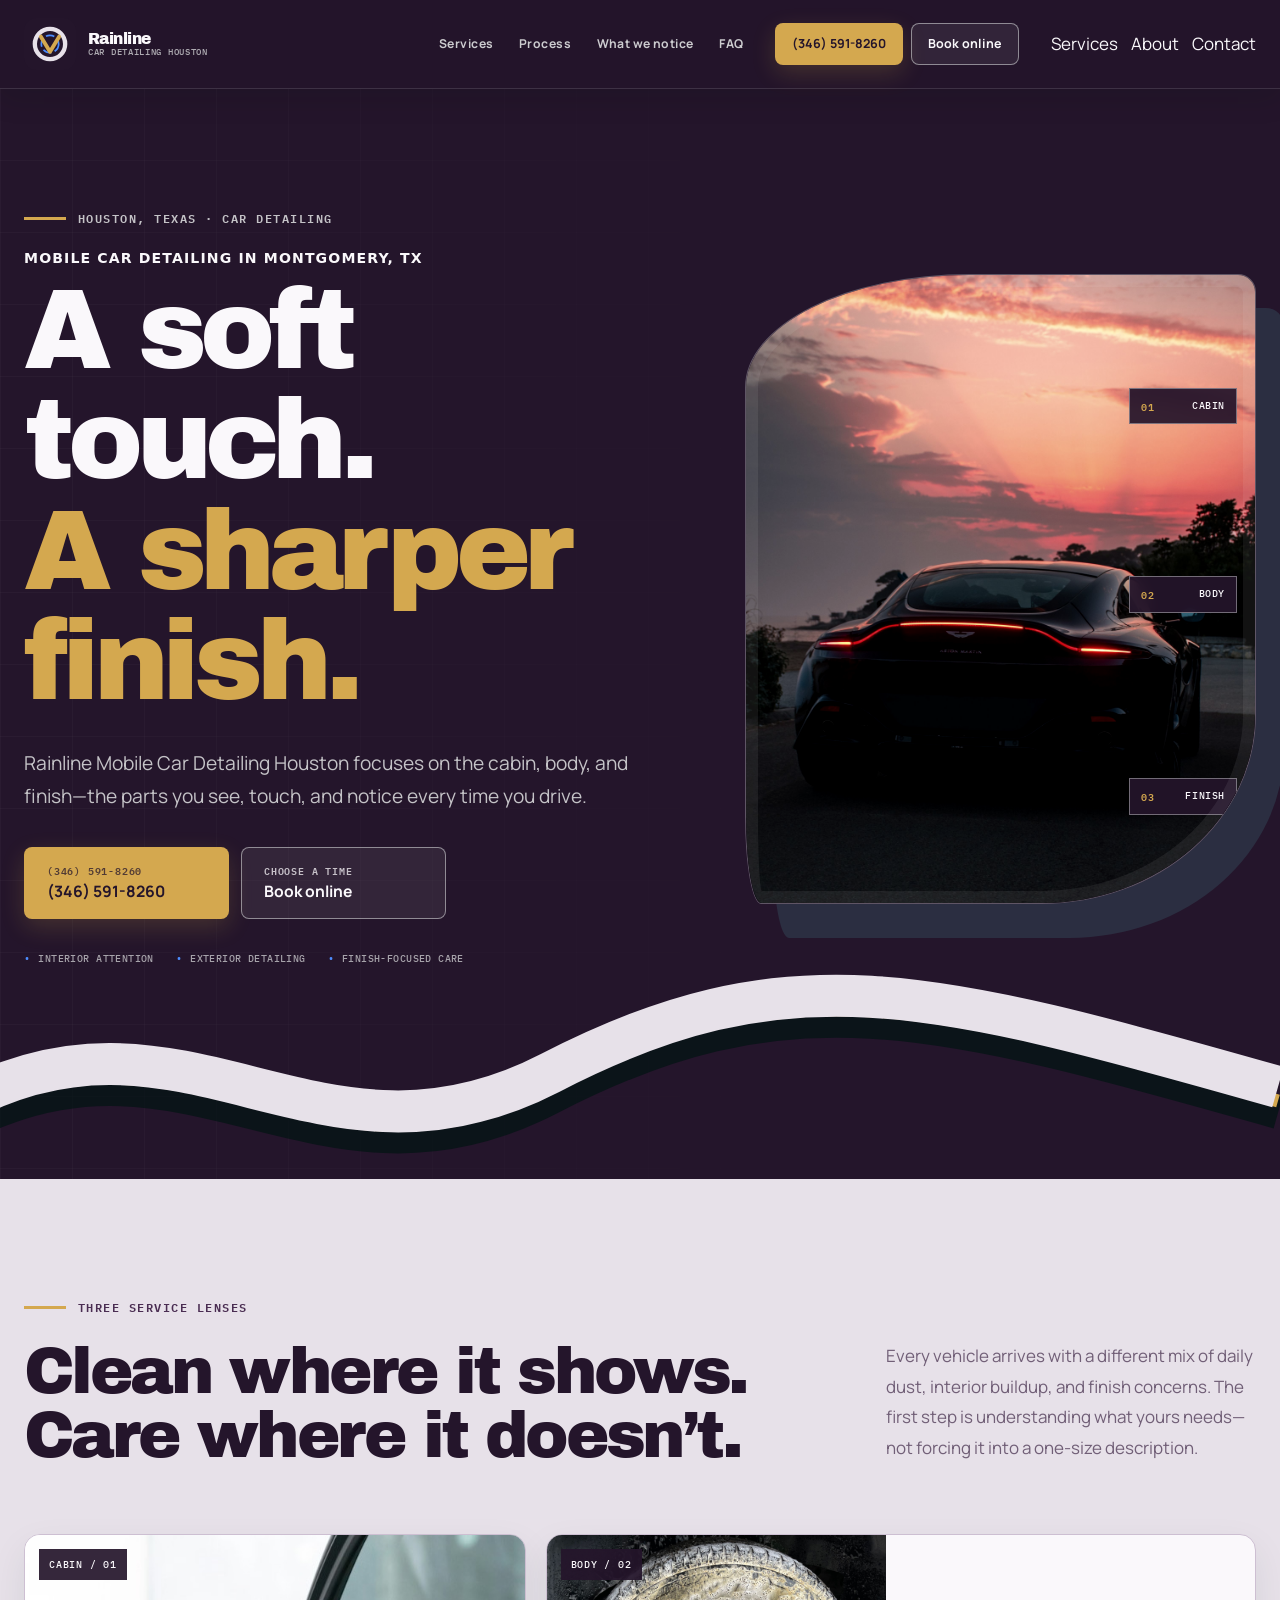
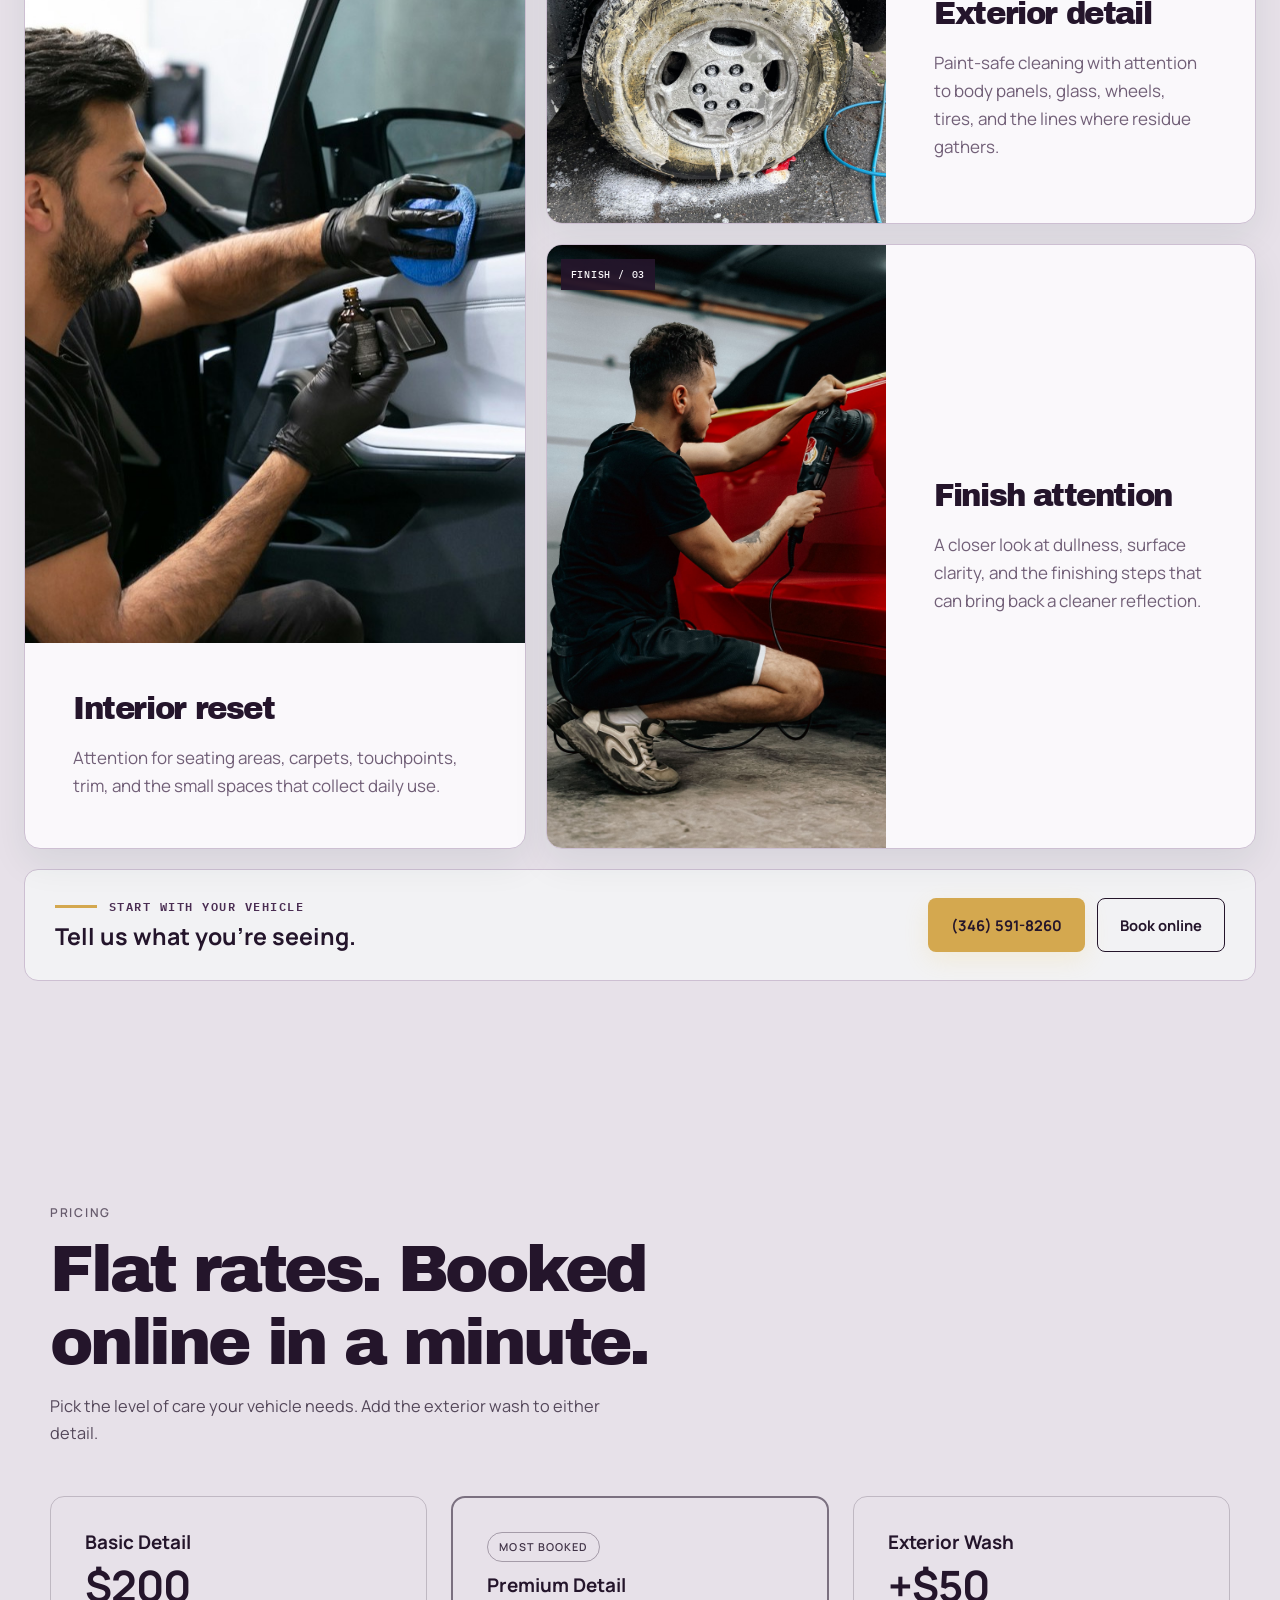
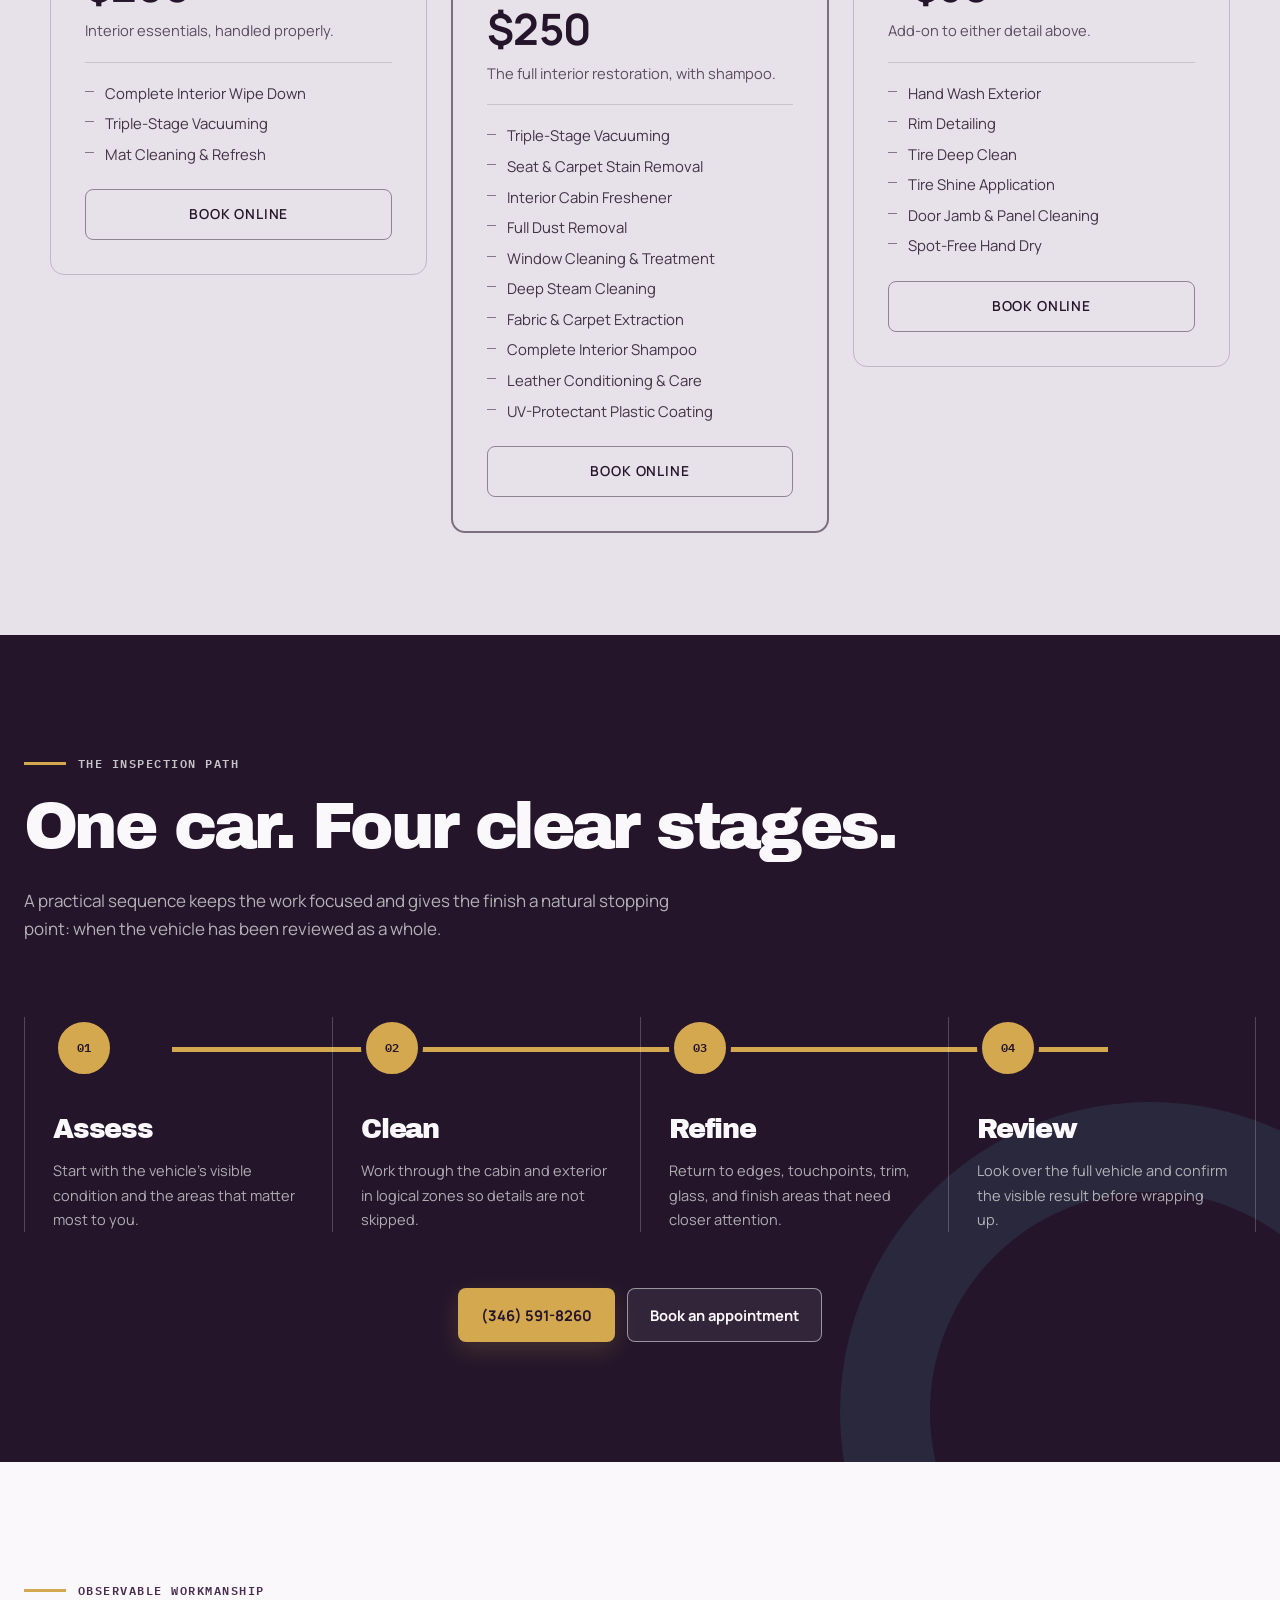
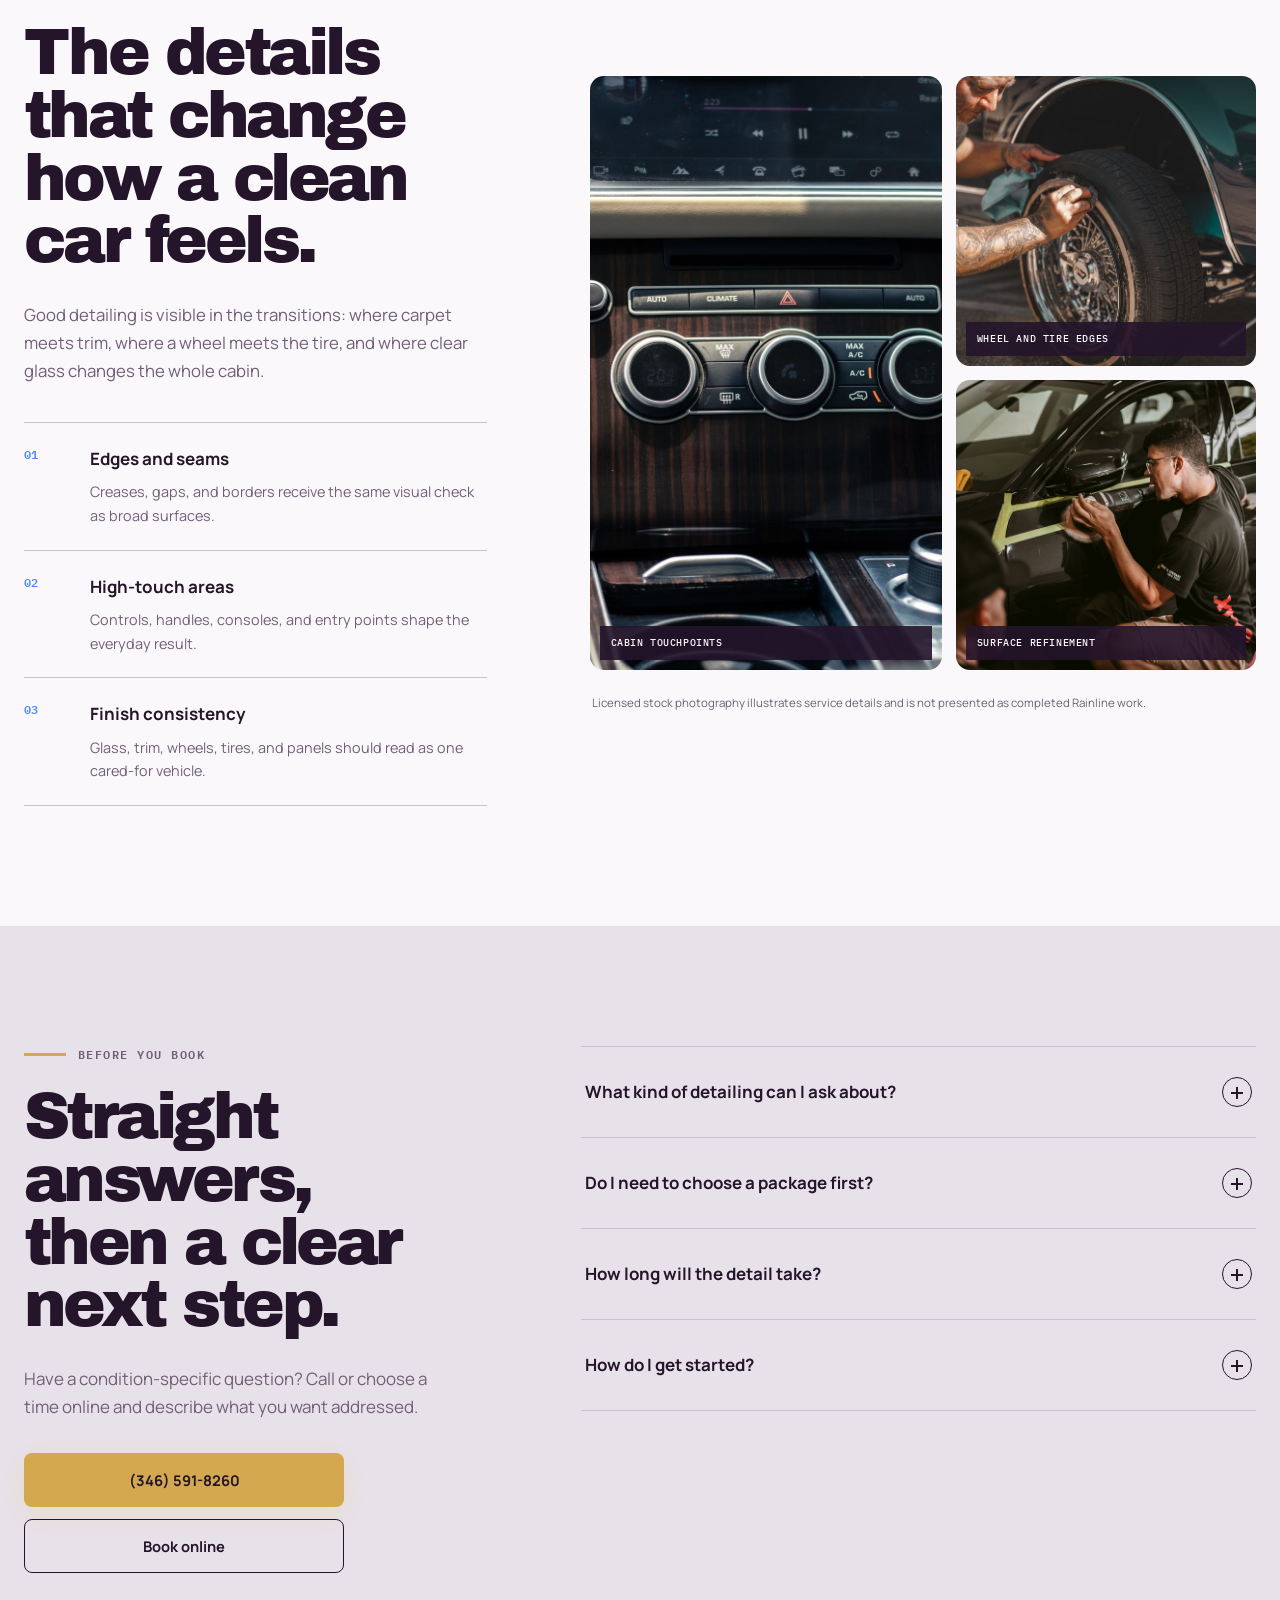
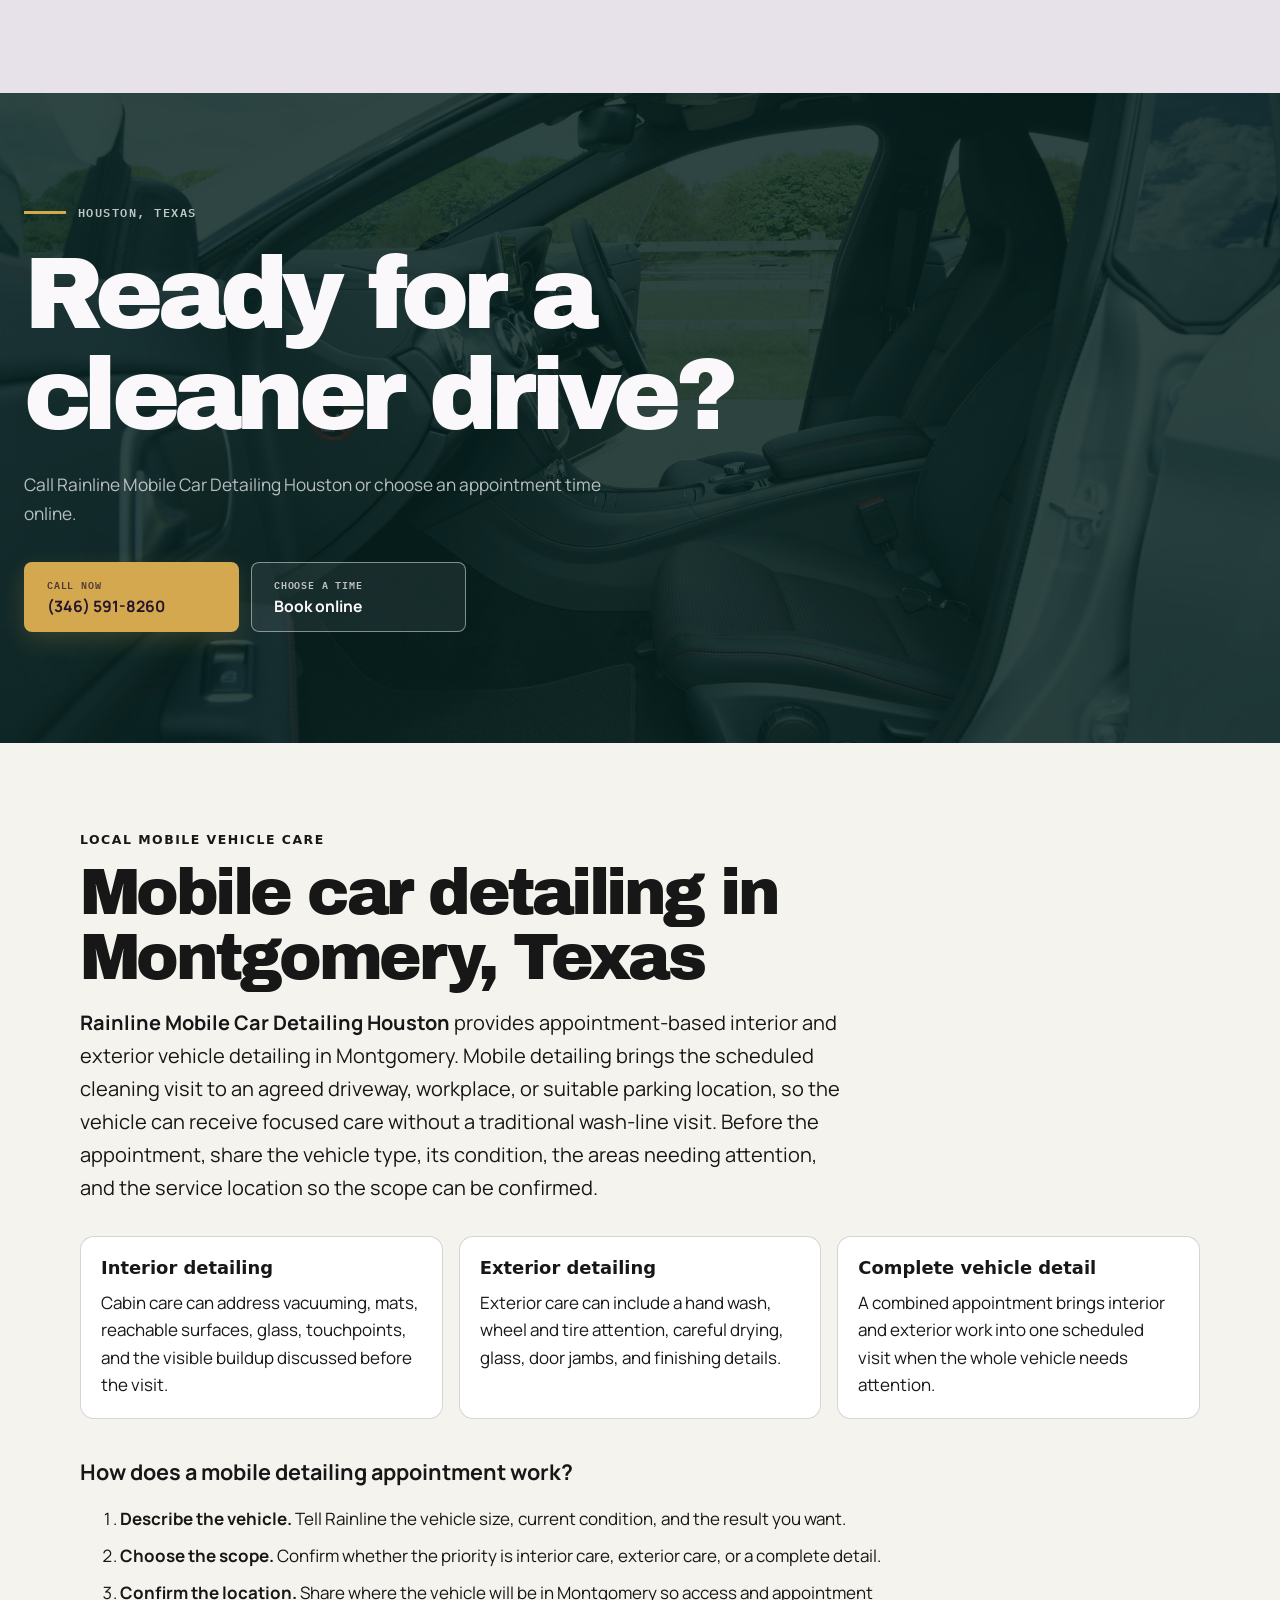
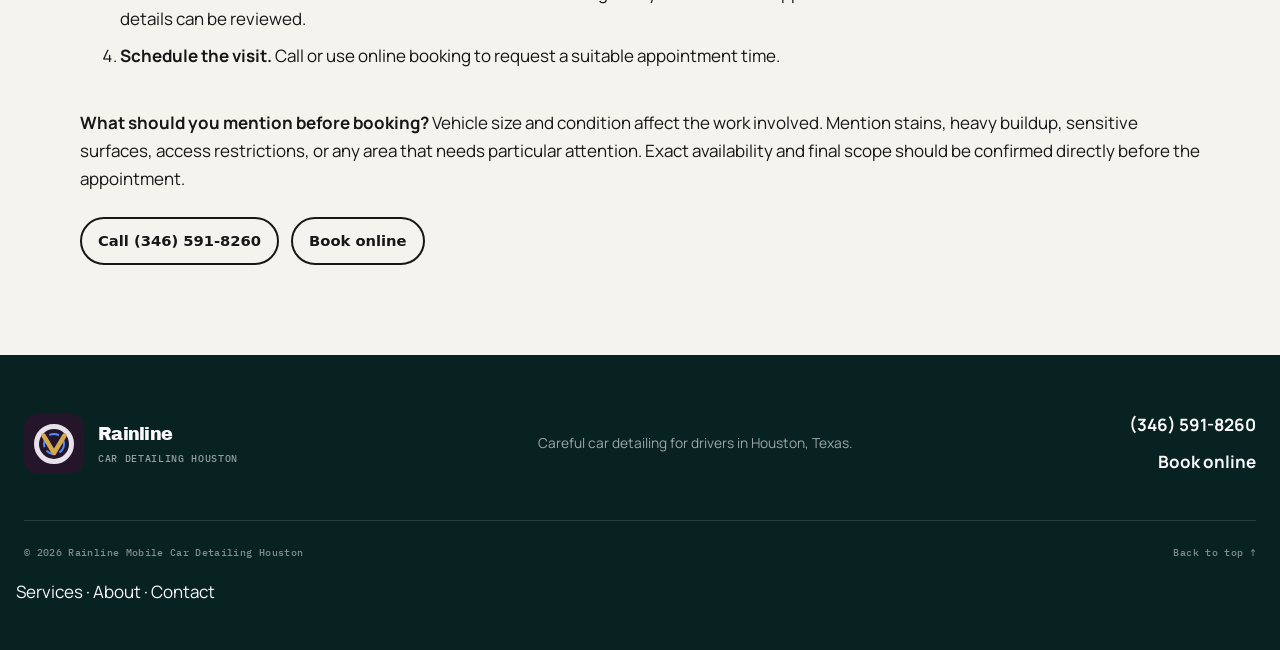
<file: index.html>
<!doctype html>
<html lang="en">
  <head>
    <meta charset="utf-8">
    <meta name="viewport" content="width=device-width, initial-scale=1">
    <title>Mobile Car Detailing in Montgomery, TX | Rainline</title>
    <meta name="theme-color" content="#24152b">
    <link rel="canonical" href="https://rainline.shop/">
    <link rel="icon" href="assets/favicon.svg" type="image/svg+xml">
    <link rel="preload" href="assets/fonts/archivo-black.ttf" as="font" type="font/ttf" crossorigin>
    <link rel="preload" href="assets/hero-foam-car.jpg" as="image">
    <link rel="stylesheet" href="styles.css">
    <script type="application/ld+json">
{
  "@context": "https://schema.org",
  "@type": "AutomotiveBusiness",
  "name": "Rainline Mobile Car Detailing Houston",
  "url": "https://rainline.shop/",
  "telephone": "+1 346-591-8260",
  "address": {
    "@type": "PostalAddress",
    "streetAddress": "8999 Grand Lake Estates Dr",
    "addressLocality": "Montgomery",
    "addressRegion": "TX",
    "postalCode": "77316",
    "addressCountry": "US"
  },
  "description": "Careful interior, exterior, and finish-focused car detailing for drivers in Houston, Texas.",
  "areaServed": {
    "@type": "City",
    "name": "Montgomery",
    "containedInPlace": {
      "@type": "State",
      "name": "Texas"
    }
  },
  "knowsAbout": [
    "Car detailing",
    "Interior car detailing",
    "Exterior car detailing",
    "Vehicle finish care"
  ],
  "priceRange": "$200-$250",
  "makesOffer": [
    {
      "@type": "Offer",
      "name": "Basic Detail",
      "price": "200",
      "priceCurrency": "USD",
      "availability": "https://schema.org/InStock",
      "itemOffered": {
        "@type": "Service",
        "name": "Basic Detail",
        "description": "Interior essentials: complete interior wipe down, triple-stage vacuuming, and mat cleaning and refresh."
      }
    },
    {
      "@type": "Offer",
      "name": "Premium Detail",
      "price": "250",
      "priceCurrency": "USD",
      "availability": "https://schema.org/InStock",
      "itemOffered": {
        "@type": "Service",
        "name": "Premium Detail",
        "description": "The full interior restoration, including complete interior shampoo, deep steam cleaning, fabric and carpet extraction, and leather conditioning."
      }
    },
    {
      "@type": "Offer",
      "name": "Exterior Wash",
      "price": "50",
      "priceCurrency": "USD",
      "availability": "https://schema.org/InStock",
      "itemOffered": {
        "@type": "Service",
        "name": "Exterior Wash",
        "description": "Add-on exterior wash: hand wash, rim detailing, tire deep clean and shine, door jamb cleaning, and spot-free hand dry."
      }
    }
  ],
  "@id": "https://rainline.shop/#business",
  "geo": {
    "@type": "GeoCoordinates",
    "latitude": 30.278681412911,
    "longitude": -95.619932080119
  },
  "image": "https://rainline.shop/assets/hero-foam-car.jpg",
  "contactPoint": {
    "@type": "ContactPoint",
    "telephone": "+1 346-591-8260",
    "contactType": "customer service",
    "areaServed": "US-TX",
    "availableLanguage": "English"
  }
}
    </script>
<!-- SEO-GEO:START -->
  <meta name="description" content="Mobile car detailing in Montgomery, TX from Rainline, with interior cleaning, exterior hand washing, and complete details. Call or book online.">
  <meta name="robots" content="index, follow, max-image-preview:large, max-snippet:-1, max-video-preview:-1">
  <meta property="og:locale" content="en_US">
  <meta property="og:type" content="website">
  <meta property="og:site_name" content="Rainline">
  <meta property="og:title" content="Mobile Car Detailing in Montgomery, TX | Rainline">
  <meta property="og:description" content="Mobile car detailing in Montgomery, TX from Rainline, with interior cleaning, exterior hand washing, and complete details. Call or book online.">
  <meta property="og:url" content="https://rainline.shop/">
  <meta property="og:image" content="https://rainline.shop/assets/hero-foam-car.jpg">
  <meta name="twitter:image" content="https://rainline.shop/assets/hero-foam-car.jpg">
  <meta name="twitter:card" content="summary_large_image">
  <meta name="twitter:title" content="Mobile Car Detailing in Montgomery, TX | Rainline">
  <meta name="twitter:description" content="Mobile car detailing in Montgomery, TX from Rainline, with interior cleaning, exterior hand washing, and complete details. Call or book online.">
  <style id="seo-geo-styles">
    .seo-local-intent { display:block; margin:0 0 .55rem; font:700 clamp(.78rem,1.1vw,.95rem)/1.2 system-ui,sans-serif; letter-spacing:.08em; text-transform:uppercase; }
    .seo-geo-section { background:#f5f3ed; color:#171717; padding:clamp(3.5rem,7vw,6.5rem) clamp(1.25rem,5vw,5rem); }
    .seo-geo-inner { width:min(1120px,100%); margin:0 auto; }
    .seo-geo-kicker { margin:0 0 .75rem; font:700 .78rem/1.2 system-ui,sans-serif; letter-spacing:.12em; text-transform:uppercase; }
    .seo-geo-section h2 { max-width:22ch; margin:0 0 1rem; color:inherit; font-size:clamp(2rem,5vw,4rem); line-height:1.02; }
    .seo-geo-answer { max-width:760px; margin:0 0 2rem; font-size:clamp(1.05rem,2vw,1.25rem); line-height:1.65; }
    .seo-geo-grid { display:grid; grid-template-columns:repeat(3,minmax(0,1fr)); gap:1rem; margin:2rem 0; }
    .seo-geo-card { border:1px solid rgba(23,23,23,.18); border-radius:14px; padding:1.25rem; background:#fff; }
    .seo-geo-card h3 { margin:0 0 .6rem; color:inherit; font:700 1.12rem/1.25 system-ui,sans-serif; }
    .seo-geo-card p { margin:0; line-height:1.6; }
    .seo-geo-steps { max-width:820px; margin:2.5rem 0; }
    .seo-geo-steps li { margin:.65rem 0; line-height:1.55; }
    .seo-geo-actions { display:flex; flex-wrap:wrap; gap:.75rem; margin-top:1.5rem; }
    .seo-geo-action { display:inline-flex; align-items:center; min-height:48px; padding:.75rem 1rem; border:2px solid currentColor; border-radius:999px; color:inherit; font:700 .92rem/1 system-ui,sans-serif; text-decoration:none; }
    @media (max-width:760px) { .seo-geo-grid { grid-template-columns:1fr; } }
  </style>
<!-- SEO-GEO:END -->
  <script id="seo-geo-entity-schema" type="application/ld+json">
{
  "@context": "https://schema.org",
  "@graph": [
    {
      "@type": "WebSite",
      "@id": "https://rainline.shop/#website",
      "url": "https://rainline.shop/",
      "name": "Rainline Mobile Car Detailing Houston",
      "inLanguage": "en-US",
      "publisher": {
        "@id": "https://rainline.shop/#business"
      }
    },
    {
      "@type": "Service",
      "@id": "https://rainline.shop/#mobile-car-detailing",
      "name": "Mobile Car Detailing in Montgomery, Texas",
      "serviceType": "Mobile car detailing",
      "provider": {
        "@id": "https://rainline.shop/#business"
      },
      "areaServed": {
        "@type": "City",
        "name": "Montgomery",
        "containedInPlace": {
          "@type": "State",
          "name": "Texas"
        }
      },
      "url": "https://rainline.shop/#services"
    }
  ]
}
  </script>
<style id="SEO-NEXT-NAV-CSS">.seo-next-nav{display:flex;gap:.8rem;flex-wrap:wrap}.seo-next-footer-nav{padding:1rem}.seo-next-footer-nav a{color:inherit}</style></head>
  <body>
    <a class="skip-link" href="#main-content">Skip to content</a>

    <header class="site-header" data-header>
      <div class="header-inner shell">
        <a class="brand" href="#top" aria-label="Rainline home">
          <img src="assets/logo.svg" width="56" height="56" alt="">
          <span class="brand-copy">
            <strong>Rainline</strong>
            <small>Car Detailing Houston</small>
          </span>
        </a>

        <button class="menu-toggle" type="button" aria-expanded="false" aria-controls="site-nav">
          <span class="menu-toggle-label">Menu</span>
          <span class="menu-icon" aria-hidden="true"><i></i><i></i></span>
        </button>

        <nav class="site-nav" id="site-nav" aria-label="Main navigation">
          <div class="nav-links">
            <a href="#services">Services</a>
            <a href="#process">Process</a>
            <a href="#details">What we notice</a>
            <a href="#questions">FAQ</a>
          </div>
          <div class="nav-actions">
            <a class="button button-call button-small" href="tel:+13465918260" aria-label="Call Rainline at (346) 591-8260">(346) 591-8260</a>
            <a class="button button-book button-small" href="https://cal.com/sumitdatta/auto-detail-service">Book online</a>
          </div>
        <!-- SEO-NEXT-NAV:START --><div class="seo-next-nav" aria-label="Expanded site pages"><a href="/services/">Services</a><a href="/about/">About</a><a href="/contact/">Contact</a></div><!-- SEO-NEXT-NAV:END --></nav>
      </div>
    </header>

    <main id="main-content">
      <section class="hero" id="top">
        <div class="hero-grid shell">
          <div class="hero-copy">
            <p class="eyebrow light"><span></span> Houston, Texas · Car detailing</p>
            <h1><span class="seo-local-intent" data-seo-local-intent>Mobile Car Detailing in Montgomery, TX</span>A soft touch. <em>A sharper finish.</em></h1>
            <p class="hero-lede">Rainline Mobile Car Detailing Houston focuses on the cabin, body, and finish—the parts you see, touch, and notice every time you drive.</p>
            <div class="action-pair hero-actions">
              <a class="button button-call" href="tel:+13465918260">
                <span>(346) 591-8260</span>
                <strong>(346) 591-8260</strong>
              </a>
              <a class="button button-book" href="https://cal.com/sumitdatta/auto-detail-service">
                <span>Choose a time</span>
                <strong>Book online</strong>
              </a>
            </div>
            <div class="hero-notes" aria-label="Service highlights">
              <span>Interior attention</span>
              <span>Exterior detailing</span>
              <span>Finish-focused care</span>
            </div>
          </div>

          <div class="hero-visual" aria-label="Vehicle finish shown in motion on a Houston road">
            <img src="assets/hero-foam-car.jpg" width="2200" height="3300" alt="A dark vehicle driving along a road at sunset">
            <div class="visual-label label-top"><b>01</b><span>Cabin</span></div>
            <div class="visual-label label-mid"><b>02</b><span>Body</span></div>
            <div class="visual-label label-bottom"><b>03</b><span>Finish</span></div>
          </div>
        </div>

        <svg class="waterline" viewBox="0 0 1600 220" preserveAspectRatio="none" aria-hidden="true">
          <path class="waterline-shadow" d="M-30 152 C260 18 425 238 720 116 S1190 30 1630 130"></path>
          <path class="waterline-sun" d="M-30 140 C260 6 425 226 720 104 S1190 18 1630 118"></path>
          <path class="waterline-glint" d="M-30 126 C260 -8 425 212 720 90 S1190 4 1630 104"></path>
        </svg>
      </section>

      <section class="services section" id="services">
        <div class="shell">
          <div class="section-heading split-heading">
            <div>
              <p class="eyebrow"><span></span> Three service lenses</p>
              <h2>Clean where it shows.<br>Care where it doesn’t.</h2>
            </div>
            <p>Every vehicle arrives with a different mix of daily dust, interior buildup, and finish concerns. The first step is understanding what yours needs—not forcing it into a one-size description.</p>
          </div>

          <div class="service-grid">
            <article class="service-card service-card-tall">
              <div class="service-photo">
                <img src="assets/clean-interior.jpg" width="1800" height="1200" loading="lazy" alt="Clean black vehicle seats and center console">
                <span class="photo-code">CABIN / 01</span>
              </div>
              <div class="service-copy">
                <h3>Interior reset</h3>
                <p>Attention for seating areas, carpets, touchpoints, trim, and the small spaces that collect daily use.</p>
              </div>
            </article>

            <article class="service-card">
              <div class="service-photo">
                <img src="assets/wheel-suds.jpg" width="1800" height="1200" loading="lazy" alt="A wheel being cleaned by hand with soap suds">
                <span class="photo-code">BODY / 02</span>
              </div>
              <div class="service-copy">
                <h3>Exterior detail</h3>
                <p>Paint-safe cleaning with attention to body panels, glass, wheels, tires, and the lines where residue gathers.</p>
              </div>
            </article>

            <article class="service-card service-card-wide">
              <div class="service-photo">
                <img src="assets/polish-closeup.jpg" width="1800" height="1200" loading="lazy" alt="A polishing machine moving across a dark vehicle panel">
                <span class="photo-code">FINISH / 03</span>
              </div>
              <div class="service-copy">
                <h3>Finish attention</h3>
                <p>A closer look at dullness, surface clarity, and the finishing steps that can bring back a cleaner reflection.</p>
              </div>
            </article>
          </div>

          <div class="service-contact contact-strip">
            <div>
              <p class="eyebrow"><span></span> Start with your vehicle</p>
              <h3>Tell us what you’re seeing.</h3>
            </div>
            <div class="action-pair compact-actions">
              <a class="button button-call" href="tel:+13465918260">(346) 591-8260</a>
              <a class="button button-book dark-book" href="https://cal.com/sumitdatta/auto-detail-service">Book online</a>
            </div>
          </div>
        </div>
      </section>

    <section class="rates" id="pricing" aria-labelledby="pricing-title">
      <div class="rates-shell">
        <div class="rates-head">
          <p class="rates-eyebrow">Pricing</p>
          <h2 id="pricing-title">Flat rates. Booked online in a minute.</h2>
          <p class="rates-intro">Pick the level of care your vehicle needs. Add the exterior wash to either detail.</p>
        </div>

        <div class="rate-grid">
          <article class="rate-card">
            <h3>Basic Detail</h3>
            <p class="rate-figure">$200</p>
            <p class="rate-note">Interior essentials, handled properly.</p>
            <ul class="rate-list">
              <li>Complete Interior Wipe Down</li>
              <li>Triple-Stage Vacuuming</li>
              <li>Mat Cleaning &amp; Refresh</li>
            </ul>
            <a class="rate-cta" href="https://cal.com/sumitdatta/auto-detail-service" target="_blank" rel="noopener">Book Online</a>
          </article>
          <article class="rate-card rate-card-featured">
            <span class="rate-badge">Most booked</span>
            <h3>Premium Detail</h3>
            <p class="rate-figure">$250</p>
            <p class="rate-note">The full interior restoration, with shampoo.</p>
            <ul class="rate-list">
              <li>Triple-Stage Vacuuming</li>
              <li>Seat &amp; Carpet Stain Removal</li>
              <li>Interior Cabin Freshener</li>
              <li>Full Dust Removal</li>
              <li>Window Cleaning &amp; Treatment</li>
              <li>Deep Steam Cleaning</li>
              <li>Fabric &amp; Carpet Extraction</li>
              <li>Complete Interior Shampoo</li>
              <li>Leather Conditioning &amp; Care</li>
              <li>UV-Protectant Plastic Coating</li>
            </ul>
            <a class="rate-cta" href="https://cal.com/sumitdatta/auto-detail-service" target="_blank" rel="noopener">Book Online</a>
          </article>
          <article class="rate-card">
            <h3>Exterior Wash</h3>
            <p class="rate-figure">+$50</p>
            <p class="rate-note">Add-on to either detail above.</p>
            <ul class="rate-list">
              <li>Hand Wash Exterior</li>
              <li>Rim Detailing</li>
              <li>Tire Deep Clean</li>
              <li>Tire Shine Application</li>
              <li>Door Jamb &amp; Panel Cleaning</li>
              <li>Spot-Free Hand Dry</li>
            </ul>
            <a class="rate-cta" href="https://cal.com/sumitdatta/auto-detail-service" target="_blank" rel="noopener">Book Online</a>
          </article>
        </div>
      </div>
    </section>


      <section class="process section" id="process">
        <div class="shell">
          <div class="process-intro">
            <p class="eyebrow light"><span></span> The inspection path</p>
            <h2>One car. Four clear stages.</h2>
            <p>A practical sequence keeps the work focused and gives the finish a natural stopping point: when the vehicle has been reviewed as a whole.</p>
          </div>

          <ol class="process-track">
            <li>
              <span class="step-number">01</span>
              <div><h3>Assess</h3><p>Start with the vehicle’s visible condition and the areas that matter most to you.</p></div>
            </li>
            <li>
              <span class="step-number">02</span>
              <div><h3>Clean</h3><p>Work through the cabin and exterior in logical zones so details are not skipped.</p></div>
            </li>
            <li>
              <span class="step-number">03</span>
              <div><h3>Refine</h3><p>Return to edges, touchpoints, trim, glass, and finish areas that need closer attention.</p></div>
            </li>
            <li>
              <span class="step-number">04</span>
              <div><h3>Review</h3><p>Look over the full vehicle and confirm the visible result before wrapping up.</p></div>
            </li>
          </ol>

          <div class="process-actions action-pair">
            <a class="button button-call" href="tel:+13465918260">(346) 591-8260</a>
            <a class="button button-book button-book-light" href="https://cal.com/sumitdatta/auto-detail-service">Book an appointment</a>
          </div>
        </div>
      </section>

      <section class="details section" id="details">
        <div class="shell details-grid">
          <div class="details-copy">
            <p class="eyebrow"><span></span> Observable workmanship</p>
            <h2>The details that change how a clean car feels.</h2>
            <p class="details-lede">Good detailing is visible in the transitions: where carpet meets trim, where a wheel meets the tire, and where clear glass changes the whole cabin.</p>
            <ul class="inspection-list">
              <li><span>01</span><div><strong>Edges and seams</strong><p>Creases, gaps, and borders receive the same visual check as broad surfaces.</p></div></li>
              <li><span>02</span><div><strong>High-touch areas</strong><p>Controls, handles, consoles, and entry points shape the everyday result.</p></div></li>
              <li><span>03</span><div><strong>Finish consistency</strong><p>Glass, trim, wheels, tires, and panels should read as one cared-for vehicle.</p></div></li>
            </ul>
          </div>

          <div class="detail-gallery" aria-label="Car detailing service illustrations">
            <figure class="gallery-main">
              <img src="assets/dashboard-detail.jpg" width="1800" height="1200" loading="lazy" alt="Close view of a vehicle dashboard and steering wheel">
              <figcaption>Cabin touchpoints</figcaption>
            </figure>
            <figure>
              <img src="assets/wheel-detail.jpg" width="1800" height="1200" loading="lazy" alt="A vehicle wheel being cleaned with detailing tools">
              <figcaption>Wheel and tire edges</figcaption>
            </figure>
            <figure>
              <img src="assets/polishing-work.jpg" width="1800" height="1200" loading="lazy" alt="A detailer polishing the side panel of a vehicle">
              <figcaption>Surface refinement</figcaption>
            </figure>
            <p class="stock-note">Licensed stock photography illustrates service details and is not presented as completed Rainline work.</p>
          </div>
        </div>
      </section>

      <section class="questions section" id="questions">
        <div class="shell questions-grid">
          <div class="questions-intro">
            <p class="eyebrow"><span></span> Before you book</p>
            <h2>Straight answers, then a clear next step.</h2>
            <p>Have a condition-specific question? Call or choose a time online and describe what you want addressed.</p>
            <div class="action-pair stacked-actions">
              <a class="button button-call" href="tel:+13465918260">(346) 591-8260</a>
              <a class="button button-book dark-book" href="https://cal.com/sumitdatta/auto-detail-service">Book online</a>
            </div>
          </div>

          <div class="faq-list">
            <details>
              <summary>What kind of detailing can I ask about?<span aria-hidden="true"></span></summary>
              <p>Ask about interior cleaning, exterior detailing, wheel and tire attention, or finish-focused care. Vehicle condition varies, so confirm the right scope when you call or book.</p>
            </details>
            <details>
              <summary>Do I need to choose a package first?<span aria-hidden="true"></span></summary>
              <p>No. Start with what you notice about the vehicle and what you want improved. The appropriate service scope can be discussed from there.</p>
            </details>
            <details>
              <summary>How long will the detail take?<span aria-hidden="true"></span></summary>
              <p>Timing depends on vehicle size, condition, and the agreed scope. Ask about timing for your specific vehicle when you call or book online.</p>
            </details>
            <details>
              <summary>How do I get started?<span aria-hidden="true"></span></summary>
              <p>Call Rainline at (346) 591-8260 or use the online appointment link. Both paths let you start with your vehicle and what it needs.</p>
            </details>
          </div>
        </div>
      </section>

      <section class="final-cta" id="contact">
        <div class="final-photo" aria-hidden="true">
          <img src="assets/interior-finish.jpg" width="1800" height="1196" loading="lazy" alt="">
        </div>
        <div class="shell final-inner">
          <p class="eyebrow light"><span></span> Houston, Texas</p>
          <h2>Ready for a cleaner drive?</h2>
          <p>Call Rainline Mobile Car Detailing Houston or choose an appointment time online.</p>
          <div class="action-pair final-actions">
            <a class="button button-call" href="tel:+13465918260"><span>Call now</span><strong>(346) 591-8260</strong></a>
            <a class="button button-book" href="https://cal.com/sumitdatta/auto-detail-service"><span>Choose a time</span><strong>Book online</strong></a>
          </div>
        </div>
      </section>
    <!-- SEO-GEO-LOCAL:START -->
    <section class="seo-geo-section" id="local-detailing" aria-labelledby="local-detailing-title">
      <div class="seo-geo-inner">
        <p class="seo-geo-kicker">Local mobile vehicle care</p>
        <h2 id="local-detailing-title">Mobile car detailing in Montgomery, Texas</h2>
        <p class="seo-geo-answer"><strong>Rainline Mobile Car Detailing Houston</strong> provides appointment-based interior and exterior vehicle detailing in Montgomery. Mobile detailing brings the scheduled cleaning visit to an agreed driveway, workplace, or suitable parking location, so the vehicle can receive focused care without a traditional wash-line visit. Before the appointment, share the vehicle type, its condition, the areas needing attention, and the service location so the scope can be confirmed.</p>

        <div class="seo-geo-grid" aria-label="Available detailing options">
          <article class="seo-geo-card">
            <h3>Interior detailing</h3>
            <p>Cabin care can address vacuuming, mats, reachable surfaces, glass, touchpoints, and the visible buildup discussed before the visit.</p>
          </article>
          <article class="seo-geo-card">
            <h3>Exterior detailing</h3>
            <p>Exterior care can include a hand wash, wheel and tire attention, careful drying, glass, door jambs, and finishing details.</p>
          </article>
          <article class="seo-geo-card">
            <h3>Complete vehicle detail</h3>
            <p>A combined appointment brings interior and exterior work into one scheduled visit when the whole vehicle needs attention.</p>
          </article>
        </div>

        <div class="seo-geo-steps">
          <h3>How does a mobile detailing appointment work?</h3>
          <ol>
            <li><strong>Describe the vehicle.</strong> Tell Rainline the vehicle size, current condition, and the result you want.</li>
            <li><strong>Choose the scope.</strong> Confirm whether the priority is interior care, exterior care, or a complete detail.</li>
            <li><strong>Confirm the location.</strong> Share where the vehicle will be in Montgomery so access and appointment details can be reviewed.</li>
            <li><strong>Schedule the visit.</strong> Call or use online booking to request a suitable appointment time.</li>
          </ol>
        </div>

        <p><strong>What should you mention before booking?</strong> Vehicle size and condition affect the work involved. Mention stains, heavy buildup, sensitive surfaces, access restrictions, or any area that needs particular attention. Exact availability and final scope should be confirmed directly before the appointment.</p>
        <div class="seo-geo-actions">
          <a class="seo-geo-action" href="tel:+13465918260">Call (346) 591-8260</a>
          <a class="seo-geo-action" href="https://cal.com/sumitdatta/auto-detail-service" target="_blank" rel="noopener">Book online</a>
        </div>
      </div>
    </section>
<!-- SEO-GEO-LOCAL:END -->
  </main>

    <footer class="site-footer">
      <div class="shell footer-grid">
        <div class="footer-brand">
          <img src="assets/logo.svg" width="64" height="64" alt="">
          <div><strong>Rainline</strong><span>Car Detailing Houston</span></div>
        </div>
        <p>Careful car detailing for drivers in Houston, Texas.</p>
        <div class="footer-actions">
          <a href="tel:+13465918260">(346) 591-8260</a>
          <a href="https://cal.com/sumitdatta/auto-detail-service">Book online</a>
        </div>
      </div>
      <div class="shell footer-bottom">
        <span>© <span data-year>2026</span> Rainline Mobile Car Detailing Houston</span>
        <a href="#top">Back to top ↑</a>
      </div>
    <!-- SEO-NEXT-NAV:START --><nav class="seo-next-footer-nav" aria-label="Expanded footer navigation"><a href="/services/">Services</a> · <a href="/about/">About</a> · <a href="/contact/">Contact</a></nav><!-- SEO-NEXT-NAV:END --></footer>

    <div class="mobile-sticky" aria-label="Contact options">
      <a class="sticky-call" href="tel:+13465918260"><span>Call</span><strong>(346) 591-8260</strong></a>
      <a class="sticky-book" href="https://cal.com/sumitdatta/auto-detail-service"><span>Book</span><strong>Online</strong></a>
    </div>

    <script src="script.js" defer></script>
  </body>
</html>
</file>
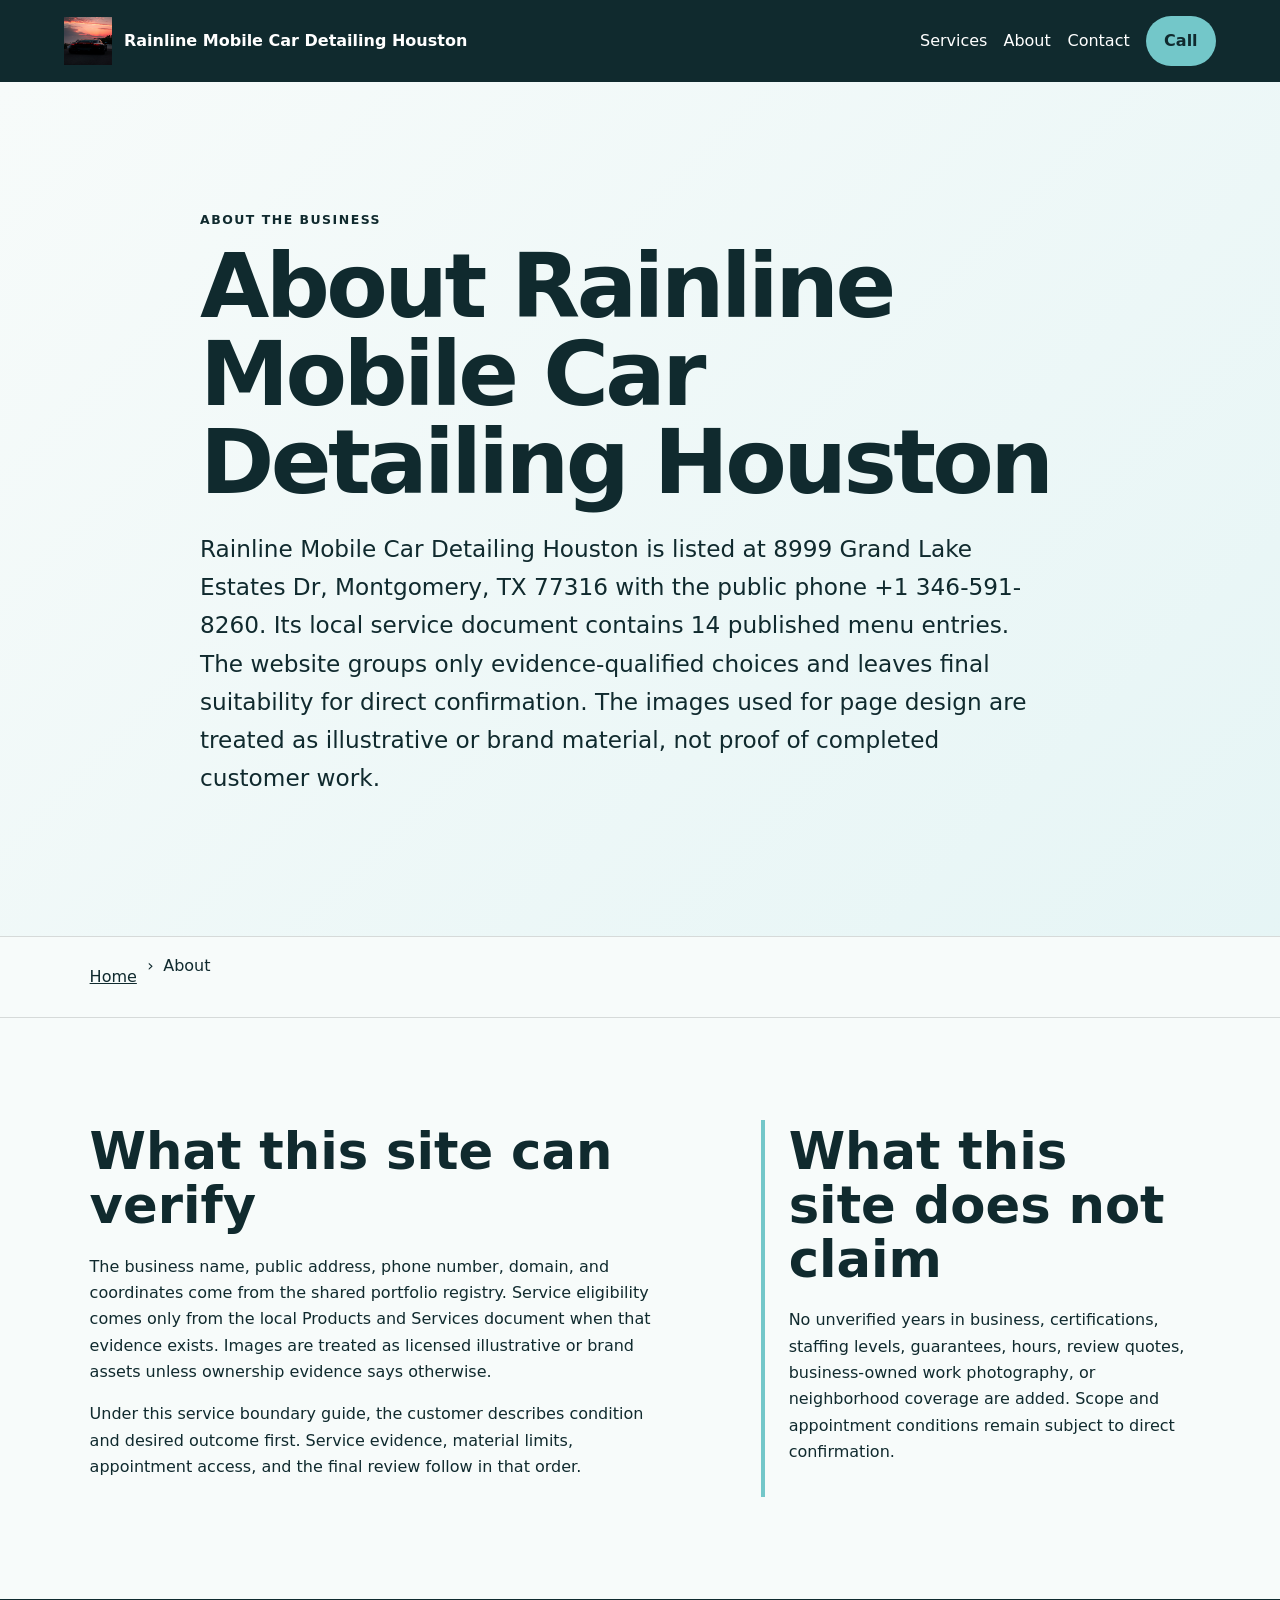
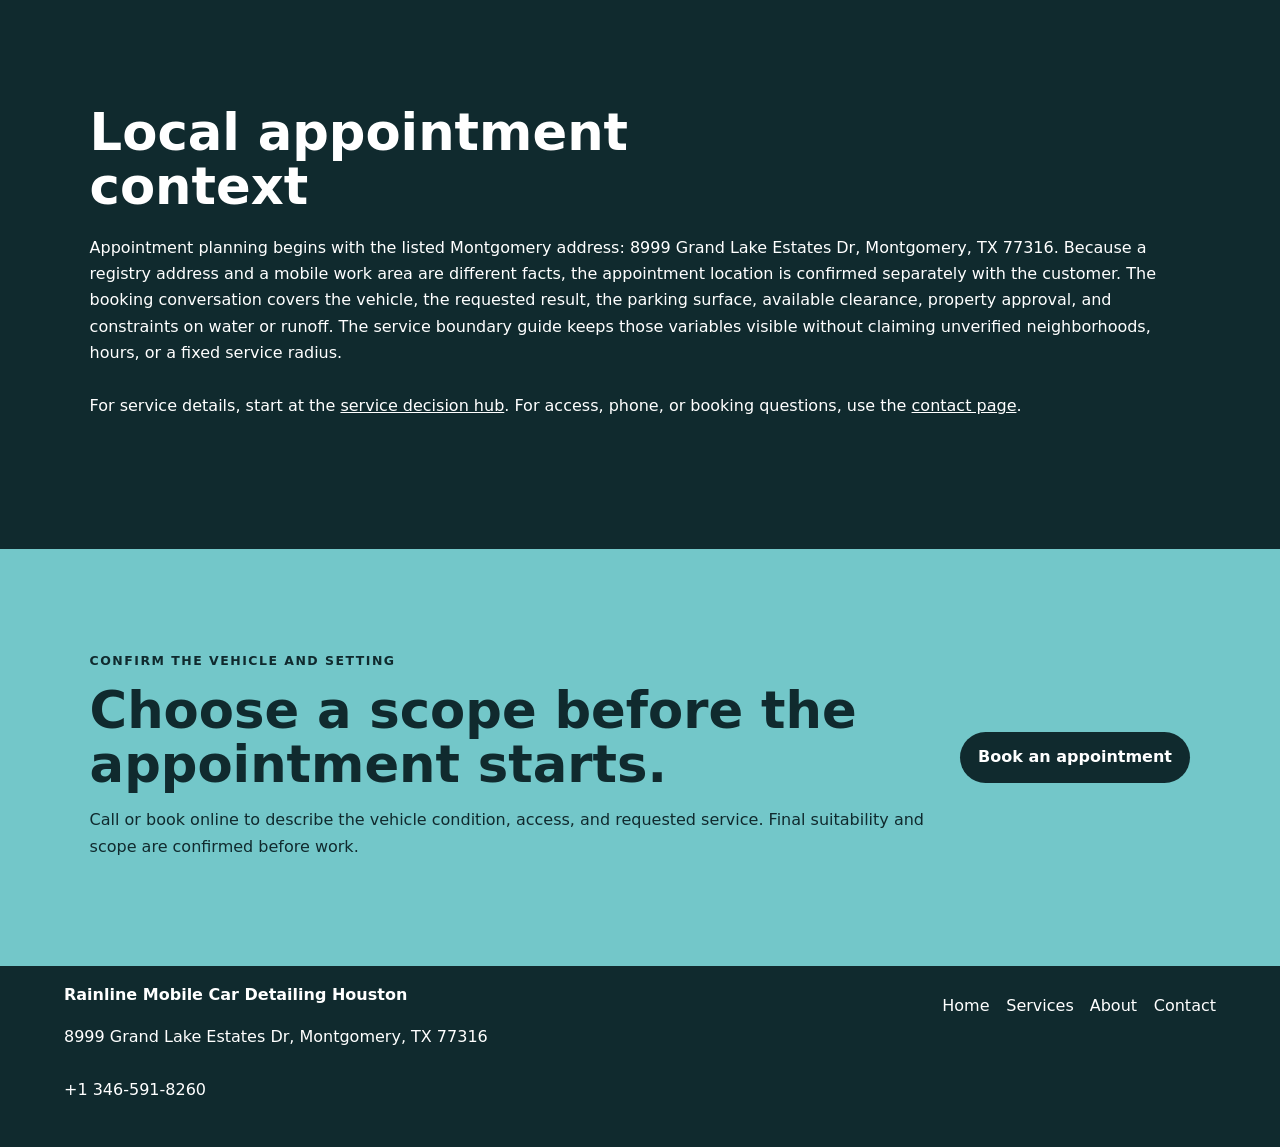
<file: about/index.html>
<!doctype html>
<html lang="en"><head>
  <meta charset="utf-8"><meta name="viewport" content="width=device-width,initial-scale=1">
  <title>About Rainline Mobile Car Detailing Houston | Montgomery, TX</title>
  <meta name="description" content="Verified identity, evidence boundaries, and appointment-planning approach for Rainline Mobile Car Detailing Houston in Montgomery, TX.">
  <meta name="robots" content="index, follow, max-image-preview:large, max-snippet:-1">
  <link rel="canonical" href="https://rainline.shop/about/">
  <meta property="og:type" content="website"><meta property="og:title" content="About Rainline Mobile Car Detailing Houston | Montgomery, TX">
  <meta property="og:description" content="Verified identity, evidence boundaries, and appointment-planning approach for Rainline Mobile Car Detailing Houston in Montgomery, TX."><meta property="og:url" content="https://rainline.shop/about/">
  <meta property="og:image" content="https://rainline.shop/assets/hero-foam-car.jpg"><meta name="twitter:card" content="summary_large_image">
  <link rel="icon" href="/assets/favicon.svg"><link rel="stylesheet" href="/seo-pages.css"><script type="application/ld+json">{
  "@context": "https://schema.org",
  "@graph": [
    {
      "@type": "BreadcrumbList",
      "@id": "https://rainline.shop/about/#breadcrumb",
      "itemListElement": [
        {
          "@type": "ListItem",
          "position": 1,
          "name": "Home",
          "item": "https://rainline.shop/"
        },
        {
          "@type": "ListItem",
          "position": 2,
          "name": "About Rainline Mobile Car Detailing Houston | Montgomery, TX",
          "item": "https://rainline.shop/about/"
        }
      ]
    },
    {
      "@type": "WebPage",
      "@id": "https://rainline.shop/about/#webpage",
      "url": "https://rainline.shop/about/",
      "name": "About Rainline Mobile Car Detailing Houston | Montgomery, TX",
      "description": "Verified identity, evidence boundaries, and appointment-planning approach for Rainline Mobile Car Detailing Houston in Montgomery, TX.",
      "breadcrumb": {
        "@id": "https://rainline.shop/about/#breadcrumb"
      },
      "isPartOf": {
        "@id": "https://rainline.shop/#website"
      },
      "about": {
        "@id": "https://rainline.shop/#business"
      }
    },
    {
      "@type": "ImageObject",
      "@id": "https://rainline.shop/about/#primaryimage",
      "contentUrl": "https://rainline.shop/assets/hero-foam-car.jpg",
      "caption": "Illustrative detailing artwork for Rainline Mobile Car Detailing Houston",
      "representativeOfPage": true
    }
  ]
}</script>
</head><body style="--pilot-accent:#73c7c9;--pilot-dark:#102a2e;--pilot-paper:#f7fbfa">
<a class="skip-link" href="#content">Skip to content</a>
<header class="pilot-header"><a class="pilot-brand" href="/"><img src="/assets/hero-foam-car.jpg" width="48" height="48" alt=""><span>Rainline Mobile Car Detailing Houston</span></a>
<nav aria-label="Primary navigation"><a href="/services/">Services</a><a href="/about/">About</a><a href="/contact/">Contact</a><a class="pilot-call" href="tel:+13465918260">Call</a></nav></header>
<main id="content"><section class="pilot-hero text-only"><div><p class="eyebrow">About the business</p><h1>About Rainline Mobile Car Detailing Houston</h1><p class="pilot-answer">Rainline Mobile Car Detailing Houston is listed at 8999 Grand Lake Estates Dr, Montgomery, TX 77316 with the public phone +1 346-591-8260. Its local service document contains 14 published menu entries. The website groups only evidence-qualified choices and leaves final suitability for direct confirmation. The images used for page design are treated as illustrative or brand material, not proof of completed customer work.</p></div></section><nav class="breadcrumbs" aria-label="Breadcrumb"><a href="/">Home</a><span>›</span><span>About</span></nav>
<section class="pilot-section pilot-grid"><div><h2>What this site can verify</h2><p>The business name, public address, phone number, domain, and coordinates come from the shared portfolio registry. Service eligibility comes only from the local Products and Services document when that evidence exists. Images are treated as licensed illustrative or brand assets unless ownership evidence says otherwise.</p><p>Under this service boundary guide, the customer describes condition and desired outcome first. Service evidence, material limits, appointment access, and the final review follow in that order.</p></div><aside><h2>What this site does not claim</h2><p>No unverified years in business, certifications, staffing levels, guarantees, hours, review quotes, business-owned work photography, or neighborhood coverage are added. Scope and appointment conditions remain subject to direct confirmation.</p></aside></section>
<section class="pilot-section tone"><h2>Local appointment context</h2><p>Appointment planning begins with the listed Montgomery address: 8999 Grand Lake Estates Dr, Montgomery, TX 77316. Because a registry address and a mobile work area are different facts, the appointment location is confirmed separately with the customer. The booking conversation covers the vehicle, the requested result, the parking surface, available clearance, property approval, and constraints on water or runoff. The service boundary guide keeps those variables visible without claiming unverified neighborhoods, hours, or a fixed service radius.</p><p>For service details, start at the <a href="/services/">service decision hub</a>. For access, phone, or booking questions, use the <a href="/contact/">contact page</a>.</p></section>
<section class="pilot-cta"><div><p class="eyebrow">Confirm the vehicle and setting</p><h2>Choose a scope before the appointment starts.</h2><p>Call or book online to describe the vehicle condition, access, and requested service. Final suitability and scope are confirmed before work.</p></div><a class="pilot-button" href="https://cal.com/sumitdatta/auto-detail-service">Book an appointment</a></section>
</main><footer class="pilot-footer"><div><strong>Rainline Mobile Car Detailing Houston</strong><p>8999 Grand Lake Estates Dr, Montgomery, TX 77316</p><p><a href="tel:+13465918260">+1 346-591-8260</a></p></div><nav aria-label="Footer navigation"><a href="/">Home</a><a href="/services/">Services</a><a href="/about/">About</a><a href="/contact/">Contact</a></nav></footer>
</body></html>
</file>
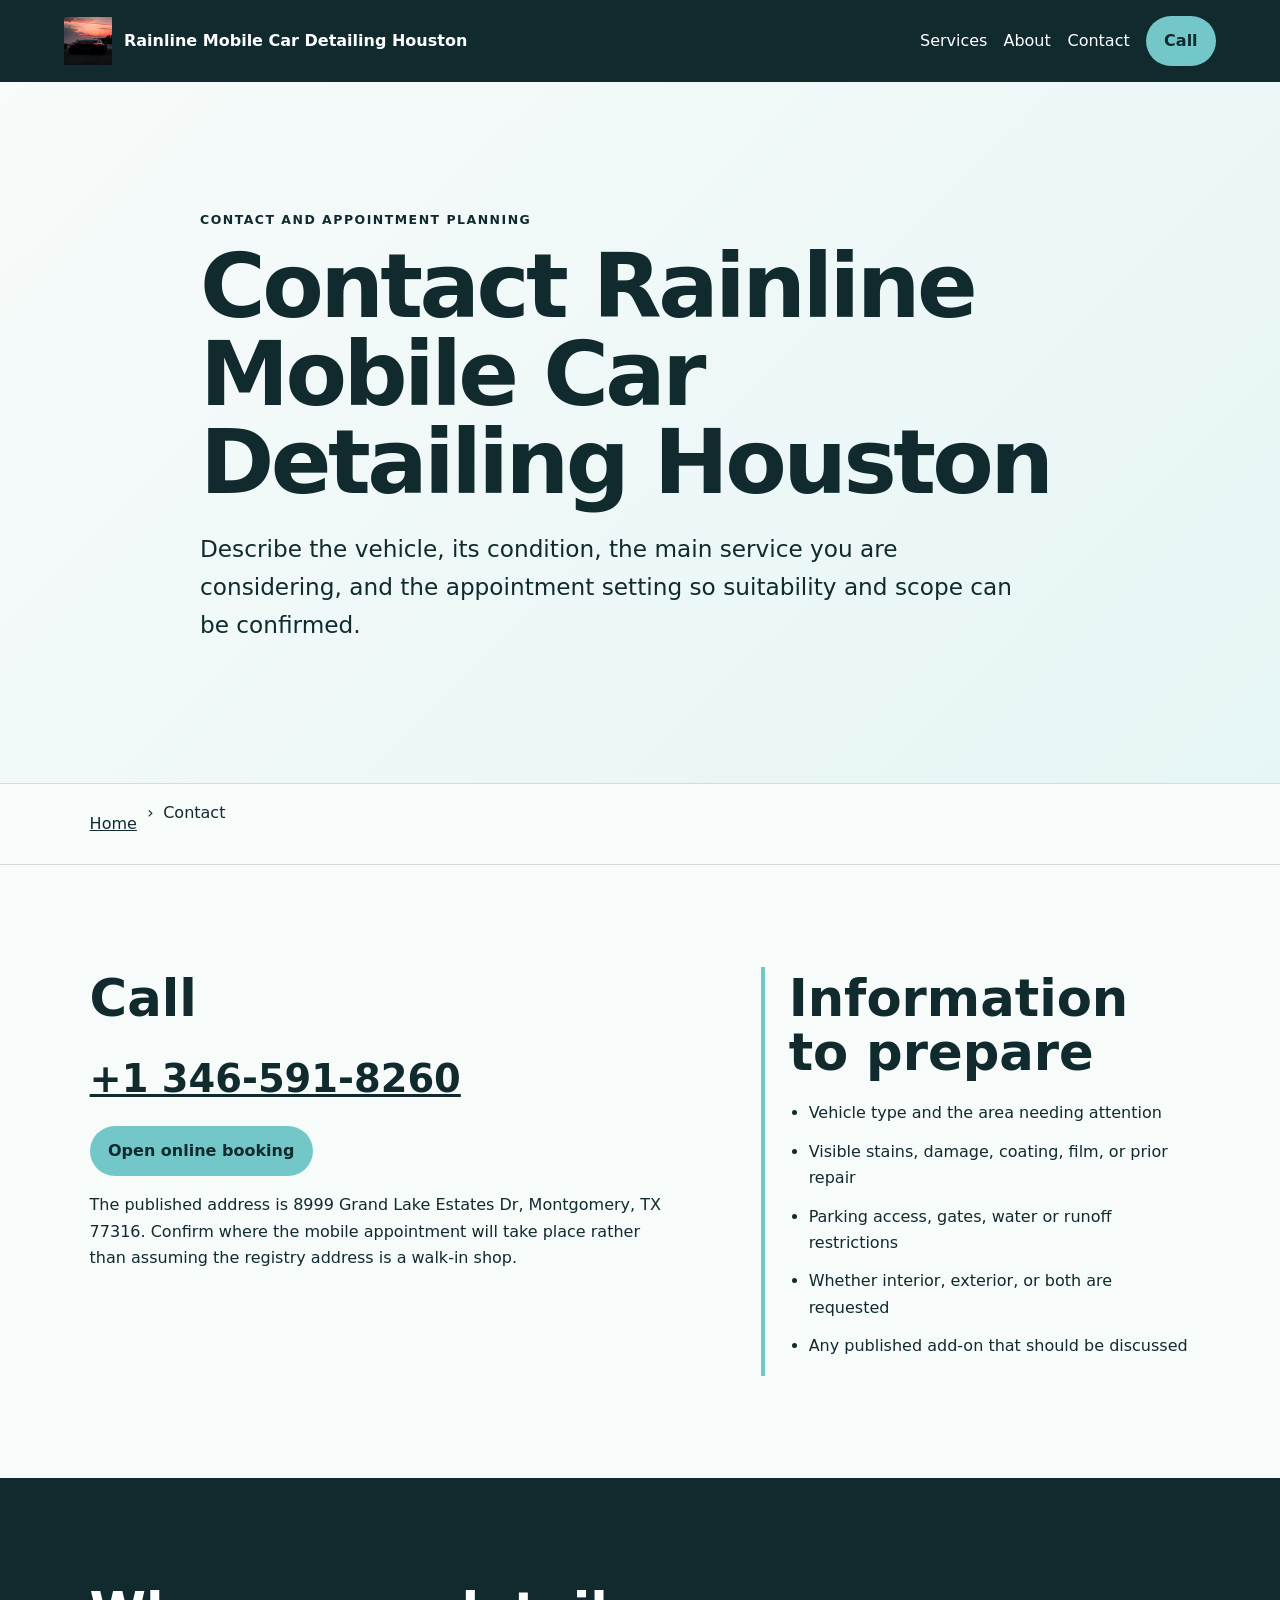
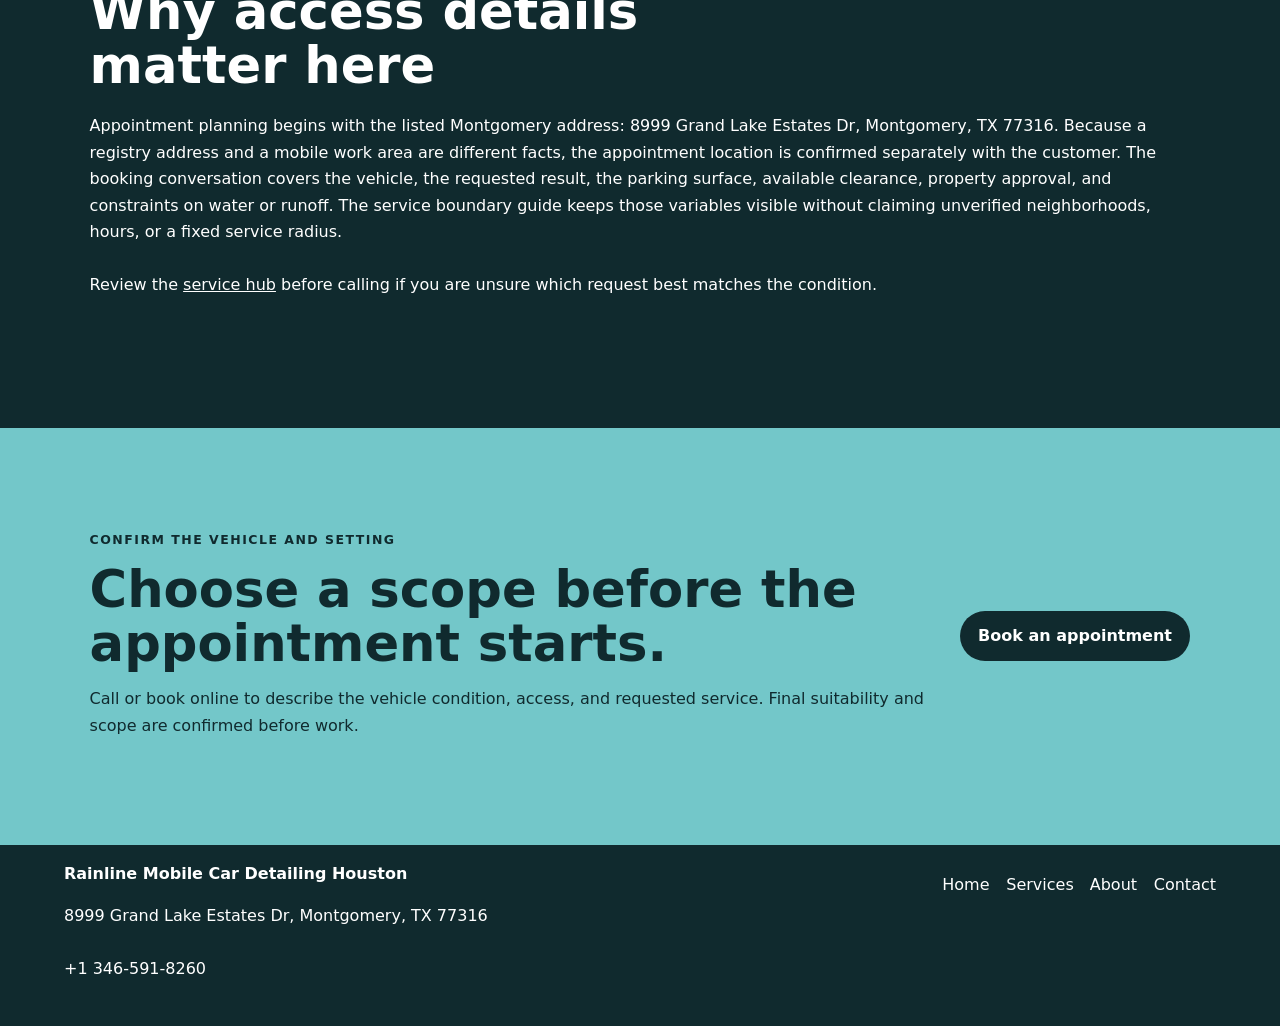
<file: contact/index.html>
<!doctype html>
<html lang="en"><head>
  <meta charset="utf-8"><meta name="viewport" content="width=device-width,initial-scale=1">
  <title>Contact Rainline Mobile Car Detailing Houston | Montgomery, TX</title>
  <meta name="description" content="Call or book Rainline Mobile Car Detailing Houston and confirm vehicle condition, access, and detailing scope in Montgomery, TX.">
  <meta name="robots" content="index, follow, max-image-preview:large, max-snippet:-1">
  <link rel="canonical" href="https://rainline.shop/contact/">
  <meta property="og:type" content="website"><meta property="og:title" content="Contact Rainline Mobile Car Detailing Houston | Montgomery, TX">
  <meta property="og:description" content="Call or book Rainline Mobile Car Detailing Houston and confirm vehicle condition, access, and detailing scope in Montgomery, TX."><meta property="og:url" content="https://rainline.shop/contact/">
  <meta property="og:image" content="https://rainline.shop/assets/hero-foam-car.jpg"><meta name="twitter:card" content="summary_large_image">
  <link rel="icon" href="/assets/favicon.svg"><link rel="stylesheet" href="/seo-pages.css"><script type="application/ld+json">{
  "@context": "https://schema.org",
  "@graph": [
    {
      "@type": "BreadcrumbList",
      "@id": "https://rainline.shop/contact/#breadcrumb",
      "itemListElement": [
        {
          "@type": "ListItem",
          "position": 1,
          "name": "Home",
          "item": "https://rainline.shop/"
        },
        {
          "@type": "ListItem",
          "position": 2,
          "name": "Contact Rainline Mobile Car Detailing Houston | Montgomery, TX",
          "item": "https://rainline.shop/contact/"
        }
      ]
    },
    {
      "@type": "WebPage",
      "@id": "https://rainline.shop/contact/#webpage",
      "url": "https://rainline.shop/contact/",
      "name": "Contact Rainline Mobile Car Detailing Houston | Montgomery, TX",
      "description": "Call or book Rainline Mobile Car Detailing Houston and confirm vehicle condition, access, and detailing scope in Montgomery, TX.",
      "breadcrumb": {
        "@id": "https://rainline.shop/contact/#breadcrumb"
      },
      "isPartOf": {
        "@id": "https://rainline.shop/#website"
      },
      "about": {
        "@id": "https://rainline.shop/#business"
      }
    },
    {
      "@type": "ImageObject",
      "@id": "https://rainline.shop/contact/#primaryimage",
      "contentUrl": "https://rainline.shop/assets/hero-foam-car.jpg",
      "caption": "Illustrative detailing artwork for Rainline Mobile Car Detailing Houston",
      "representativeOfPage": true
    }
  ]
}</script>
</head><body style="--pilot-accent:#73c7c9;--pilot-dark:#102a2e;--pilot-paper:#f7fbfa">
<a class="skip-link" href="#content">Skip to content</a>
<header class="pilot-header"><a class="pilot-brand" href="/"><img src="/assets/hero-foam-car.jpg" width="48" height="48" alt=""><span>Rainline Mobile Car Detailing Houston</span></a>
<nav aria-label="Primary navigation"><a href="/services/">Services</a><a href="/about/">About</a><a href="/contact/">Contact</a><a class="pilot-call" href="tel:+13465918260">Call</a></nav></header>
<main id="content"><section class="pilot-hero text-only"><div><p class="eyebrow">Contact and appointment planning</p><h1>Contact Rainline Mobile Car Detailing Houston</h1><p class="pilot-answer">Describe the vehicle, its condition, the main service you are considering, and the appointment setting so suitability and scope can be confirmed.</p></div></section><nav class="breadcrumbs" aria-label="Breadcrumb"><a href="/">Home</a><span>›</span><span>Contact</span></nav>
<section class="pilot-section pilot-grid"><div><h2>Call</h2><p><a class="large-link" href="tel:+13465918260">+1 346-591-8260</a></p><p><a class="pilot-button" href="https://cal.com/sumitdatta/auto-detail-service">Open online booking</a></p><p>The published address is 8999 Grand Lake Estates Dr, Montgomery, TX 77316. Confirm where the mobile appointment will take place rather than assuming the registry address is a walk-in shop.</p></div><aside><h2>Information to prepare</h2><ul class="checklist"><li>Vehicle type and the area needing attention</li><li>Visible stains, damage, coating, film, or prior repair</li><li>Parking access, gates, water or runoff restrictions</li><li>Whether interior, exterior, or both are requested</li><li>Any published add-on that should be discussed</li></ul></aside></section>
<section class="pilot-section tone"><h2>Why access details matter here</h2><p>Appointment planning begins with the listed Montgomery address: 8999 Grand Lake Estates Dr, Montgomery, TX 77316. Because a registry address and a mobile work area are different facts, the appointment location is confirmed separately with the customer. The booking conversation covers the vehicle, the requested result, the parking surface, available clearance, property approval, and constraints on water or runoff. The service boundary guide keeps those variables visible without claiming unverified neighborhoods, hours, or a fixed service radius.</p><p>Review the <a href="/services/">service hub</a> before calling if you are unsure which request best matches the condition.</p></section>
<section class="pilot-cta"><div><p class="eyebrow">Confirm the vehicle and setting</p><h2>Choose a scope before the appointment starts.</h2><p>Call or book online to describe the vehicle condition, access, and requested service. Final suitability and scope are confirmed before work.</p></div><a class="pilot-button" href="https://cal.com/sumitdatta/auto-detail-service">Book an appointment</a></section>
</main><footer class="pilot-footer"><div><strong>Rainline Mobile Car Detailing Houston</strong><p>8999 Grand Lake Estates Dr, Montgomery, TX 77316</p><p><a href="tel:+13465918260">+1 346-591-8260</a></p></div><nav aria-label="Footer navigation"><a href="/">Home</a><a href="/services/">Services</a><a href="/about/">About</a><a href="/contact/">Contact</a></nav></footer>
</body></html>
</file>
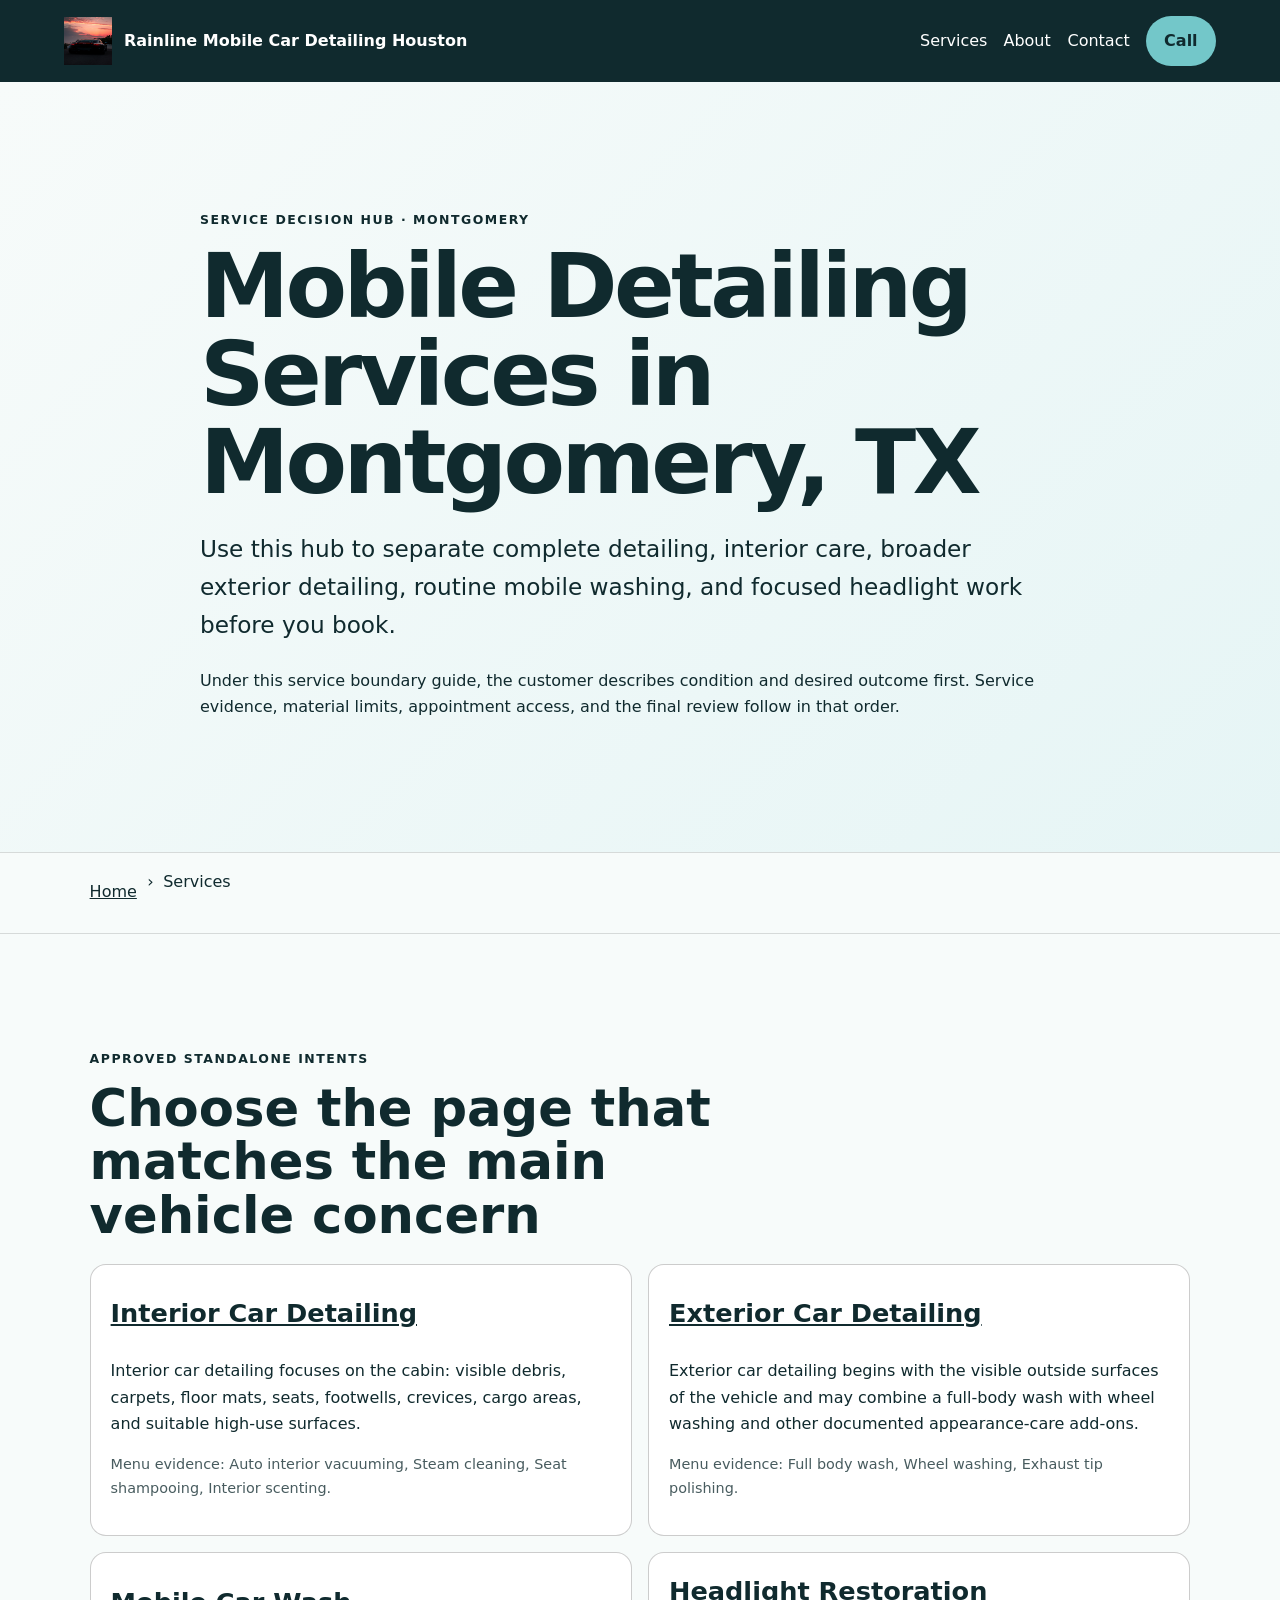
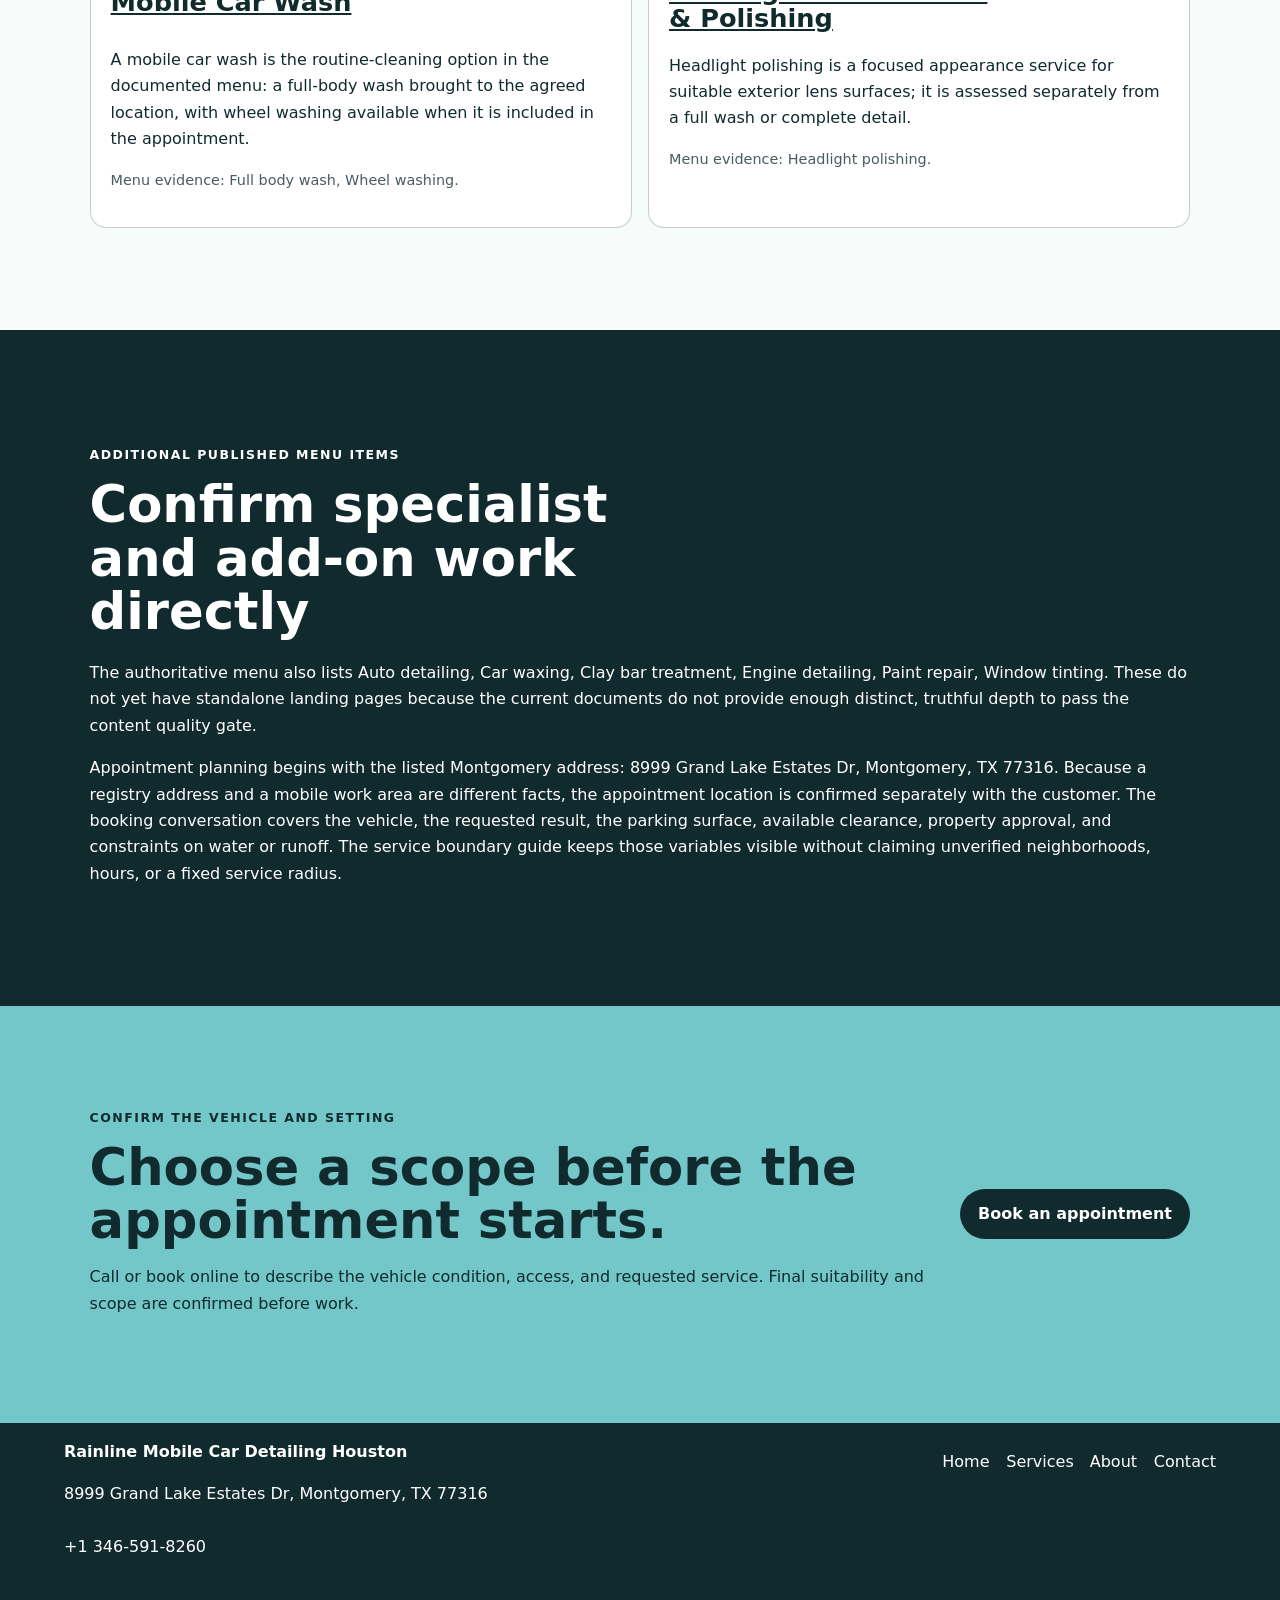
<file: services/index.html>
<!doctype html>
<html lang="en"><head>
  <meta charset="utf-8"><meta name="viewport" content="width=device-width,initial-scale=1">
  <title>Mobile Detailing Services in Montgomery, TX | Rainline Mobile Car Detailing Houston</title>
  <meta name="description" content="Compare documented mobile detailing choices from Rainline Mobile Car Detailing Houston in Montgomery, TX, including preparation, access, and scope boundaries.">
  <meta name="robots" content="index, follow, max-image-preview:large, max-snippet:-1">
  <link rel="canonical" href="https://rainline.shop/services/">
  <meta property="og:type" content="website"><meta property="og:title" content="Mobile Detailing Services in Montgomery, TX | Rainline Mobile Car Detailing Houston">
  <meta property="og:description" content="Compare documented mobile detailing choices from Rainline Mobile Car Detailing Houston in Montgomery, TX, including preparation, access, and scope boundaries."><meta property="og:url" content="https://rainline.shop/services/">
  <meta property="og:image" content="https://rainline.shop/assets/hero-foam-car.jpg"><meta name="twitter:card" content="summary_large_image">
  <link rel="icon" href="/assets/favicon.svg"><link rel="stylesheet" href="/seo-pages.css"><script type="application/ld+json">{
  "@context": "https://schema.org",
  "@graph": [
    {
      "@type": "BreadcrumbList",
      "@id": "https://rainline.shop/services/#breadcrumb",
      "itemListElement": [
        {
          "@type": "ListItem",
          "position": 1,
          "name": "Home",
          "item": "https://rainline.shop/"
        },
        {
          "@type": "ListItem",
          "position": 2,
          "name": "Services",
          "item": "https://rainline.shop/services/"
        }
      ]
    },
    {
      "@type": "WebPage",
      "@id": "https://rainline.shop/services/#webpage",
      "url": "https://rainline.shop/services/",
      "name": "Mobile Detailing Services in Montgomery, TX | Rainline Mobile Car Detailing Houston",
      "description": "Compare documented mobile detailing choices from Rainline Mobile Car Detailing Houston in Montgomery, TX, including preparation, access, and scope boundaries.",
      "breadcrumb": {
        "@id": "https://rainline.shop/services/#breadcrumb"
      },
      "isPartOf": {
        "@id": "https://rainline.shop/#website"
      },
      "about": {
        "@id": "https://rainline.shop/#business"
      }
    },
    {
      "@type": "ImageObject",
      "@id": "https://rainline.shop/services/#primaryimage",
      "contentUrl": "https://rainline.shop/assets/hero-foam-car.jpg",
      "caption": "Illustrative detailing artwork for Rainline Mobile Car Detailing Houston",
      "representativeOfPage": true
    }
  ]
}</script>
</head><body style="--pilot-accent:#73c7c9;--pilot-dark:#102a2e;--pilot-paper:#f7fbfa">
<a class="skip-link" href="#content">Skip to content</a>
<header class="pilot-header"><a class="pilot-brand" href="/"><img src="/assets/hero-foam-car.jpg" width="48" height="48" alt=""><span>Rainline Mobile Car Detailing Houston</span></a>
<nav aria-label="Primary navigation"><a href="/services/">Services</a><a href="/about/">About</a><a href="/contact/">Contact</a><a class="pilot-call" href="tel:+13465918260">Call</a></nav></header>
<main id="content"><section class="pilot-hero text-only"><div><p class="eyebrow">Service decision hub · Montgomery</p><h1>Mobile Detailing Services in Montgomery, TX</h1><p class="pilot-answer">Use this hub to separate complete detailing, interior care, broader exterior detailing, routine mobile washing, and focused headlight work before you book.</p><p>Under this service boundary guide, the customer describes condition and desired outcome first. Service evidence, material limits, appointment access, and the final review follow in that order.</p></div></section>
<nav class="breadcrumbs" aria-label="Breadcrumb"><a href="/">Home</a><span>›</span><span>Services</span></nav>
<section class="pilot-section"><p class="eyebrow">Approved standalone intents</p><h2>Choose the page that matches the main vehicle concern</h2><div class="service-cards"><article><h2><a href="/services/interior-car-detailing/">Interior Car Detailing</a></h2><p>Interior car detailing focuses on the cabin: visible debris, carpets, floor mats, seats, footwells, crevices, cargo areas, and suitable high-use surfaces.</p><p class="source-note">Menu evidence: Auto interior vacuuming, Steam cleaning, Seat shampooing, Interior scenting.</p></article><article><h2><a href="/services/exterior-car-detailing/">Exterior Car Detailing</a></h2><p>Exterior car detailing begins with the visible outside surfaces of the vehicle and may combine a full-body wash with wheel washing and other documented appearance-care add-ons.</p><p class="source-note">Menu evidence: Full body wash, Wheel washing, Exhaust tip polishing.</p></article><article><h2><a href="/services/mobile-car-wash/">Mobile Car Wash</a></h2><p>A mobile car wash is the routine-cleaning option in the documented menu: a full-body wash brought to the agreed location, with wheel washing available when it is included in the appointment.</p><p class="source-note">Menu evidence: Full body wash, Wheel washing.</p></article><article><h2><a href="/services/headlight-restoration/">Headlight Restoration &amp; Polishing</a></h2><p>Headlight polishing is a focused appearance service for suitable exterior lens surfaces; it is assessed separately from a full wash or complete detail.</p><p class="source-note">Menu evidence: Headlight polishing.</p></article></div></section>
<section class="pilot-section tone"><p class="eyebrow">Additional published menu items</p><h2>Confirm specialist and add-on work directly</h2><p>The authoritative menu also lists Auto detailing, Car waxing, Clay bar treatment, Engine detailing, Paint repair, Window tinting. These do not yet have standalone landing pages because the current documents do not provide enough distinct, truthful depth to pass the content quality gate.</p><p>Appointment planning begins with the listed Montgomery address: 8999 Grand Lake Estates Dr, Montgomery, TX 77316. Because a registry address and a mobile work area are different facts, the appointment location is confirmed separately with the customer. The booking conversation covers the vehicle, the requested result, the parking surface, available clearance, property approval, and constraints on water or runoff. The service boundary guide keeps those variables visible without claiming unverified neighborhoods, hours, or a fixed service radius.</p></section>
<section class="pilot-cta"><div><p class="eyebrow">Confirm the vehicle and setting</p><h2>Choose a scope before the appointment starts.</h2><p>Call or book online to describe the vehicle condition, access, and requested service. Final suitability and scope are confirmed before work.</p></div><a class="pilot-button" href="https://cal.com/sumitdatta/auto-detail-service">Book an appointment</a></section>
</main><footer class="pilot-footer"><div><strong>Rainline Mobile Car Detailing Houston</strong><p>8999 Grand Lake Estates Dr, Montgomery, TX 77316</p><p><a href="tel:+13465918260">+1 346-591-8260</a></p></div><nav aria-label="Footer navigation"><a href="/">Home</a><a href="/services/">Services</a><a href="/about/">About</a><a href="/contact/">Contact</a></nav></footer>
</body></html>
</file>
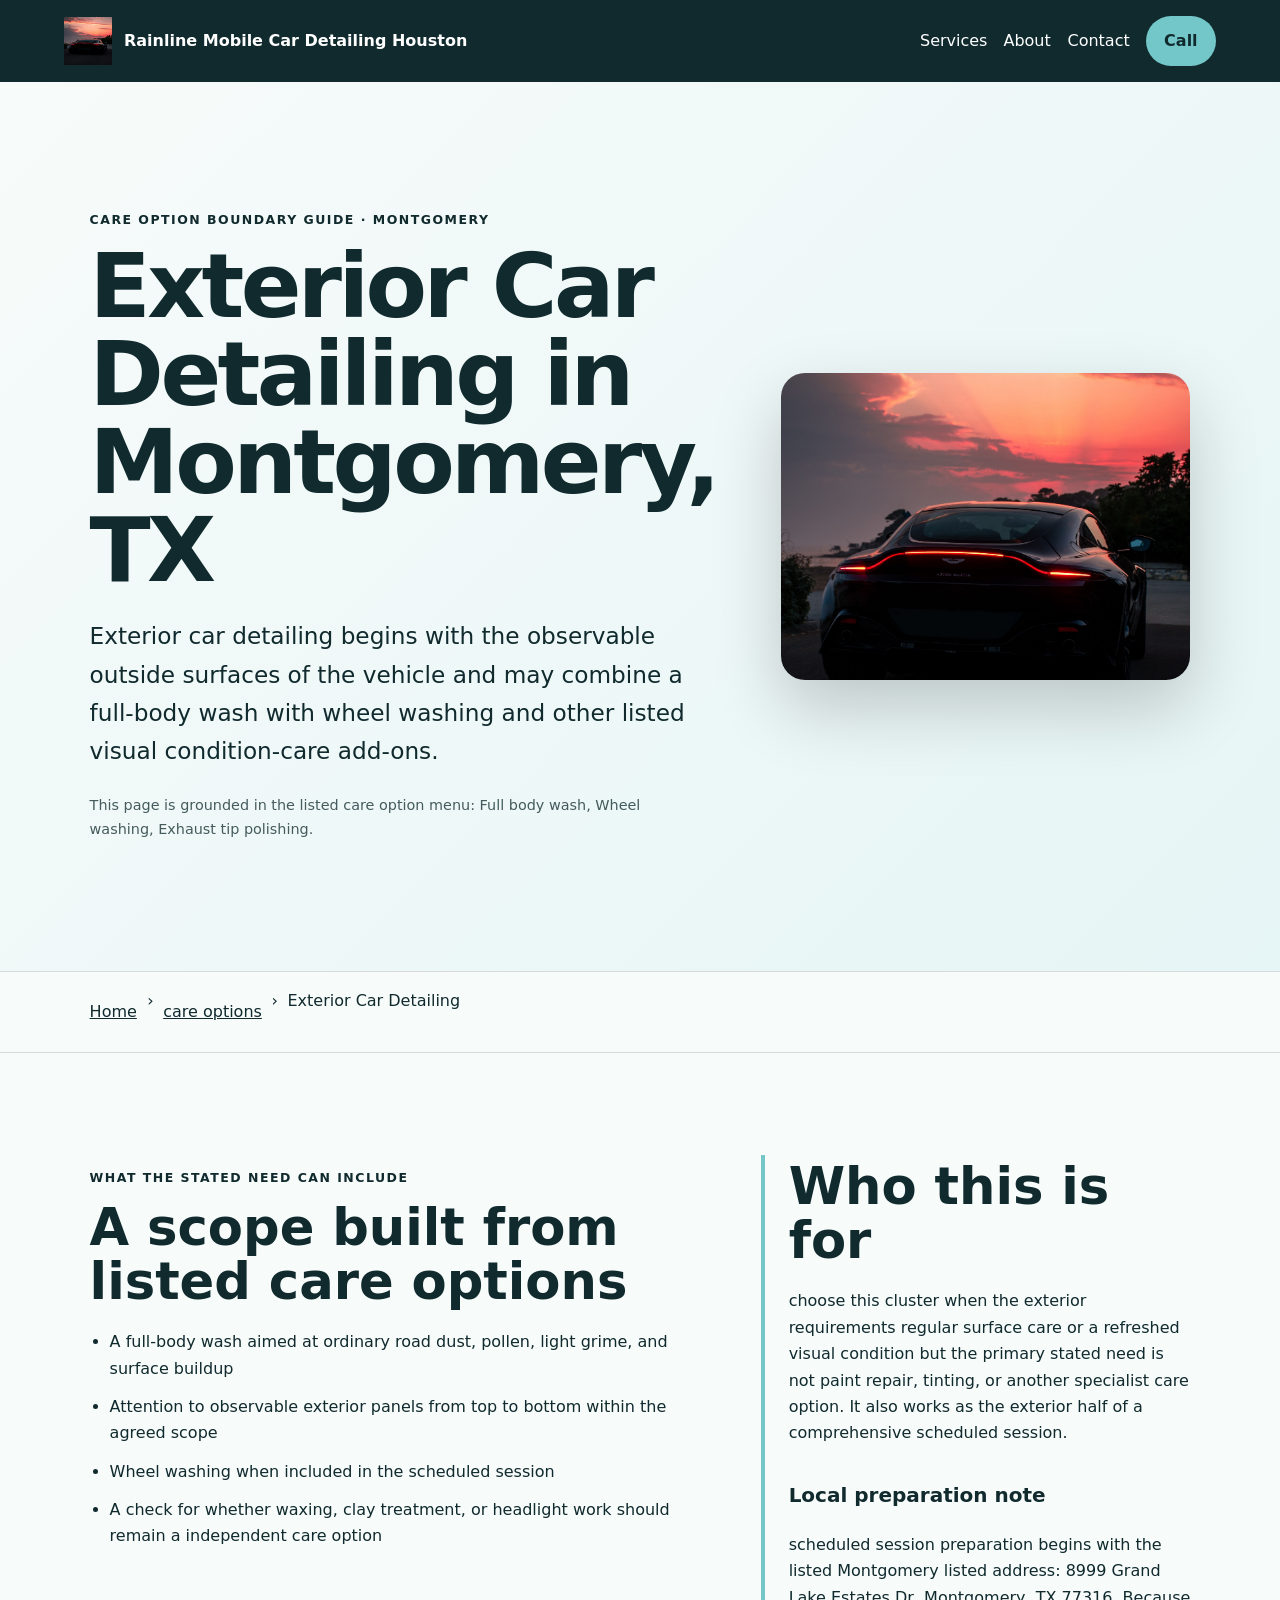
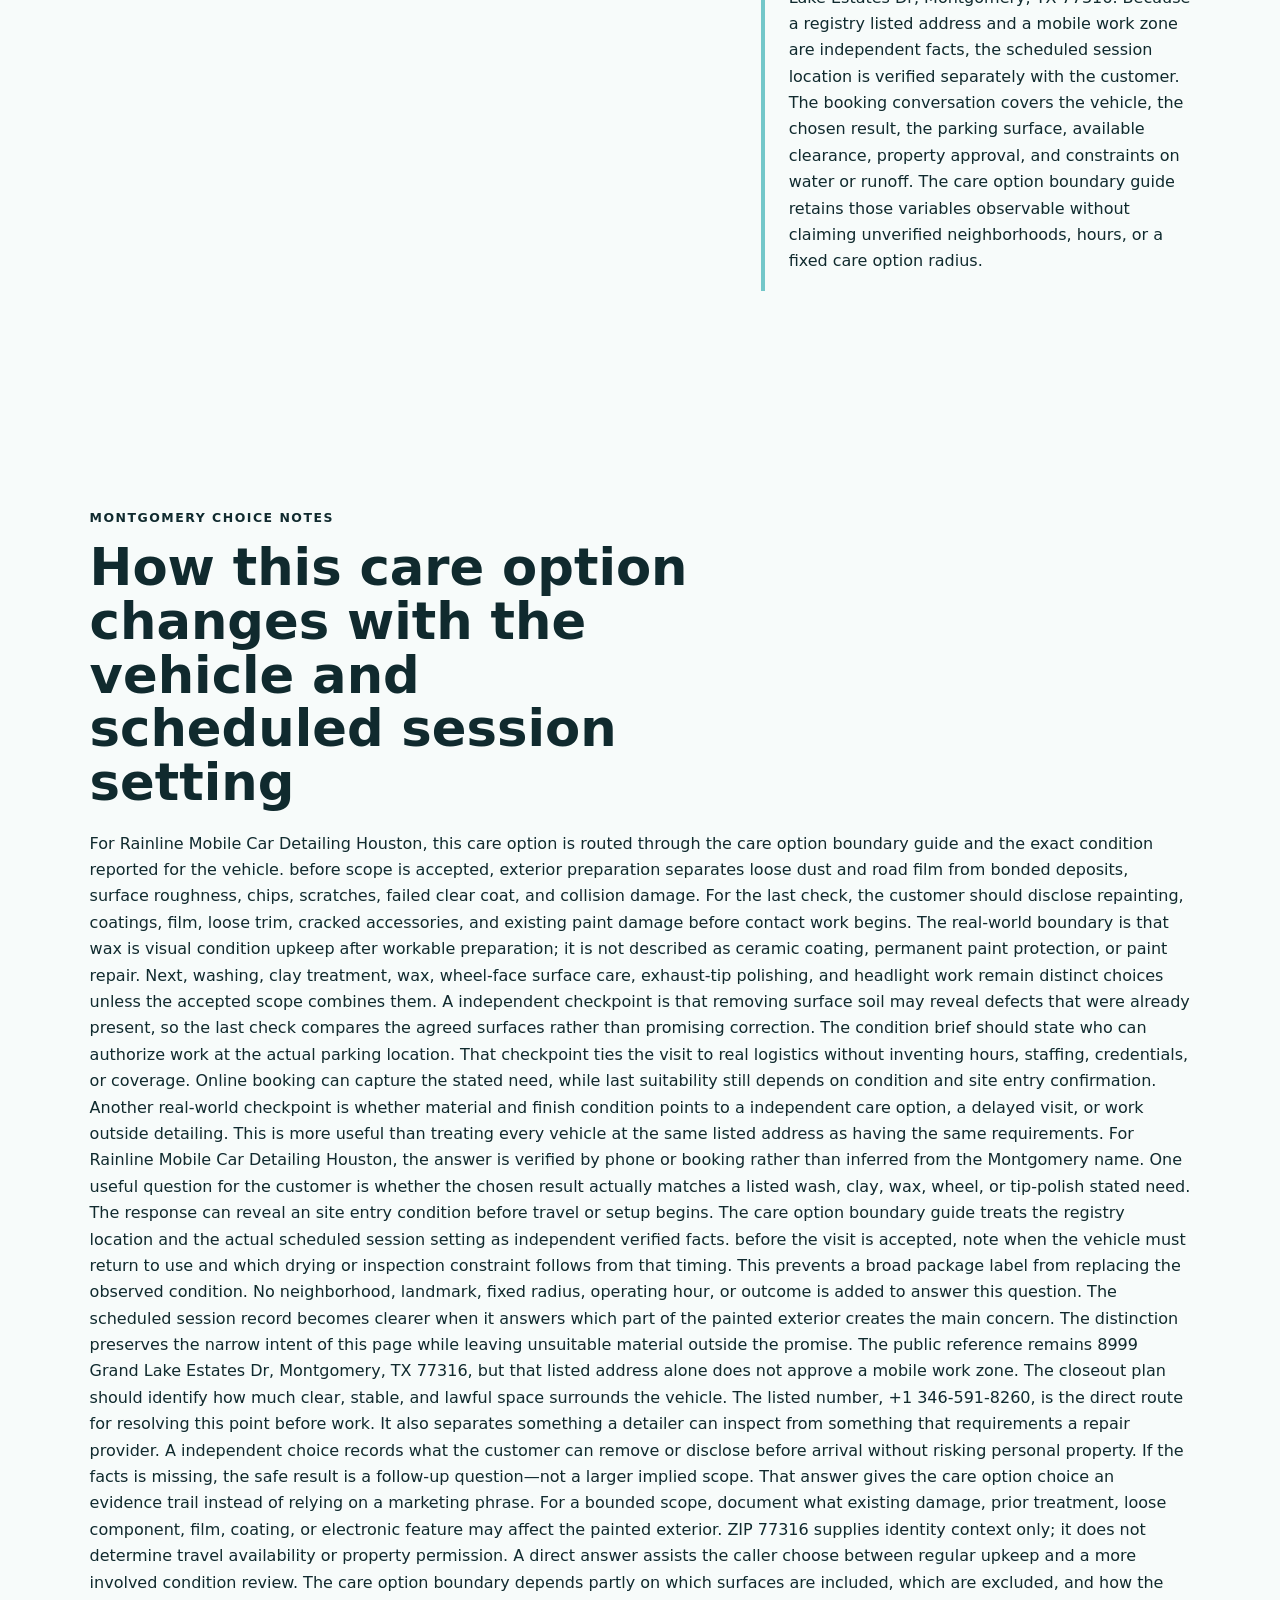
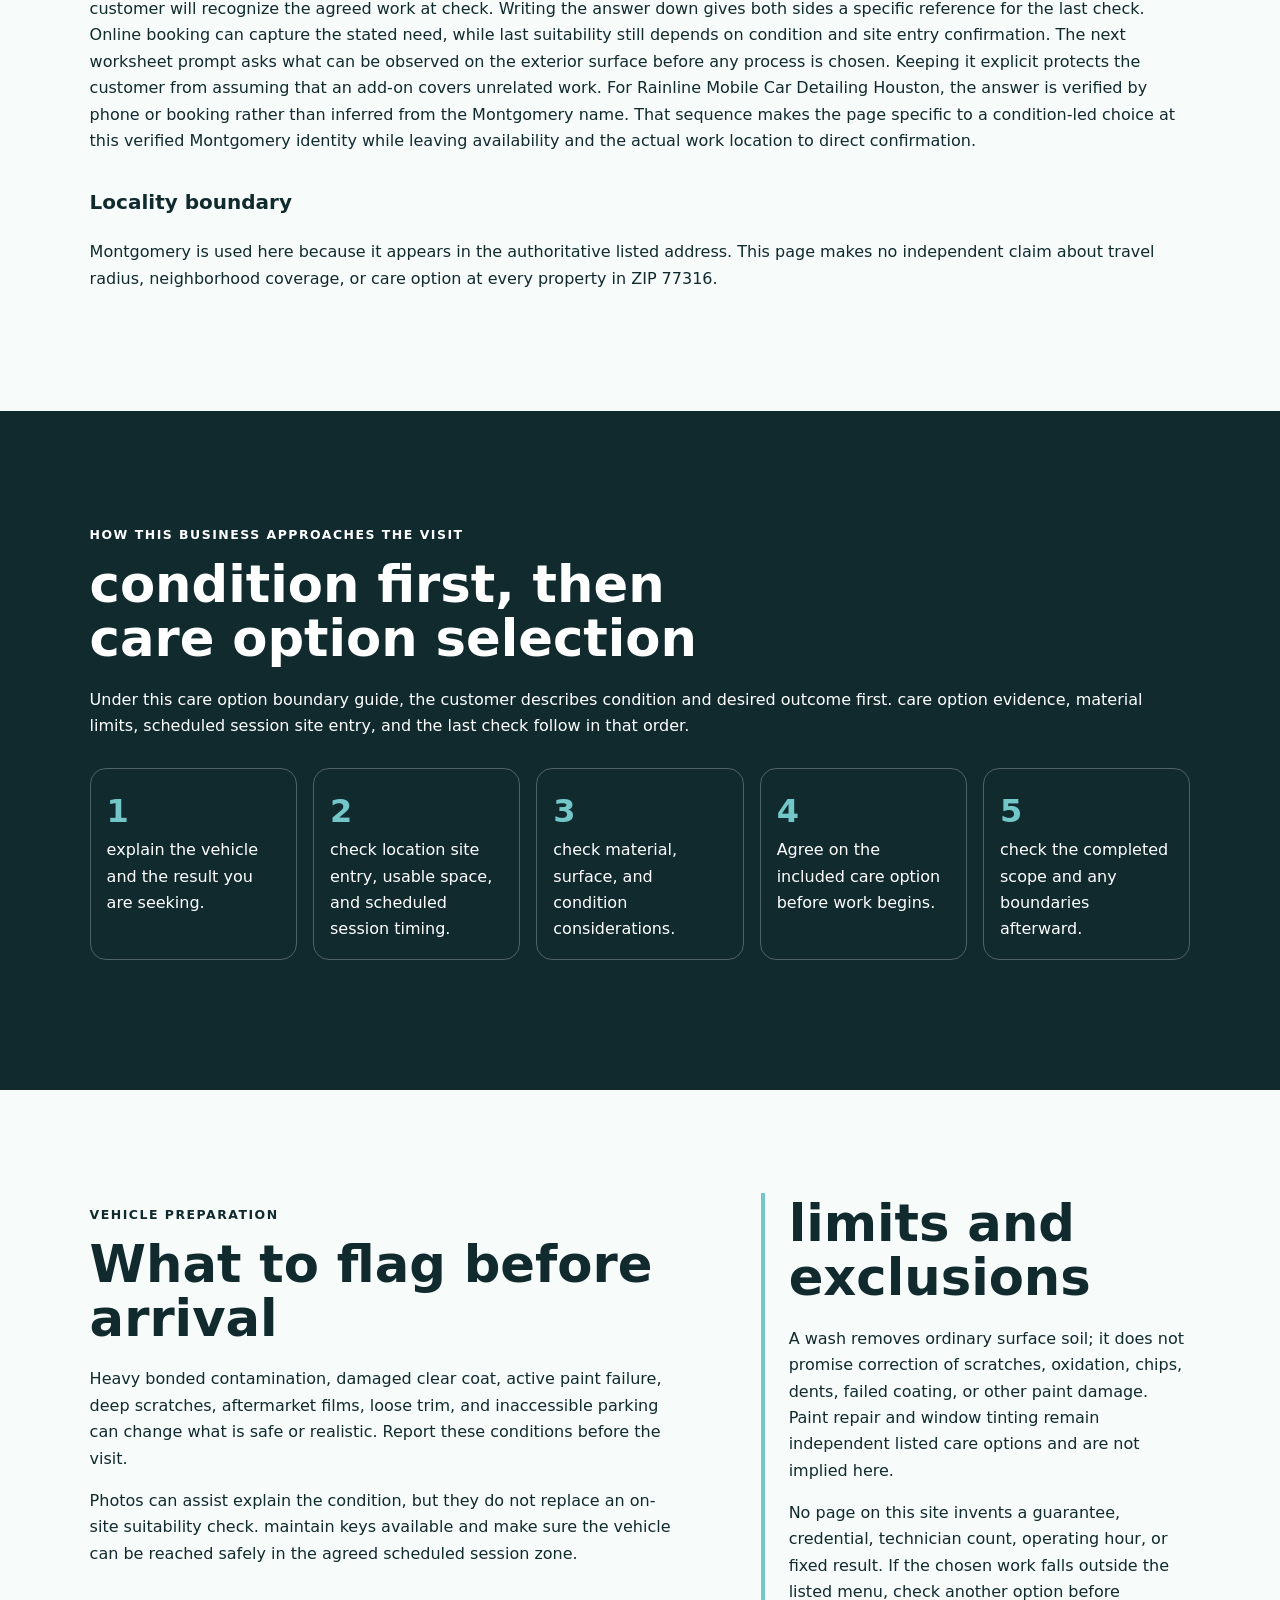
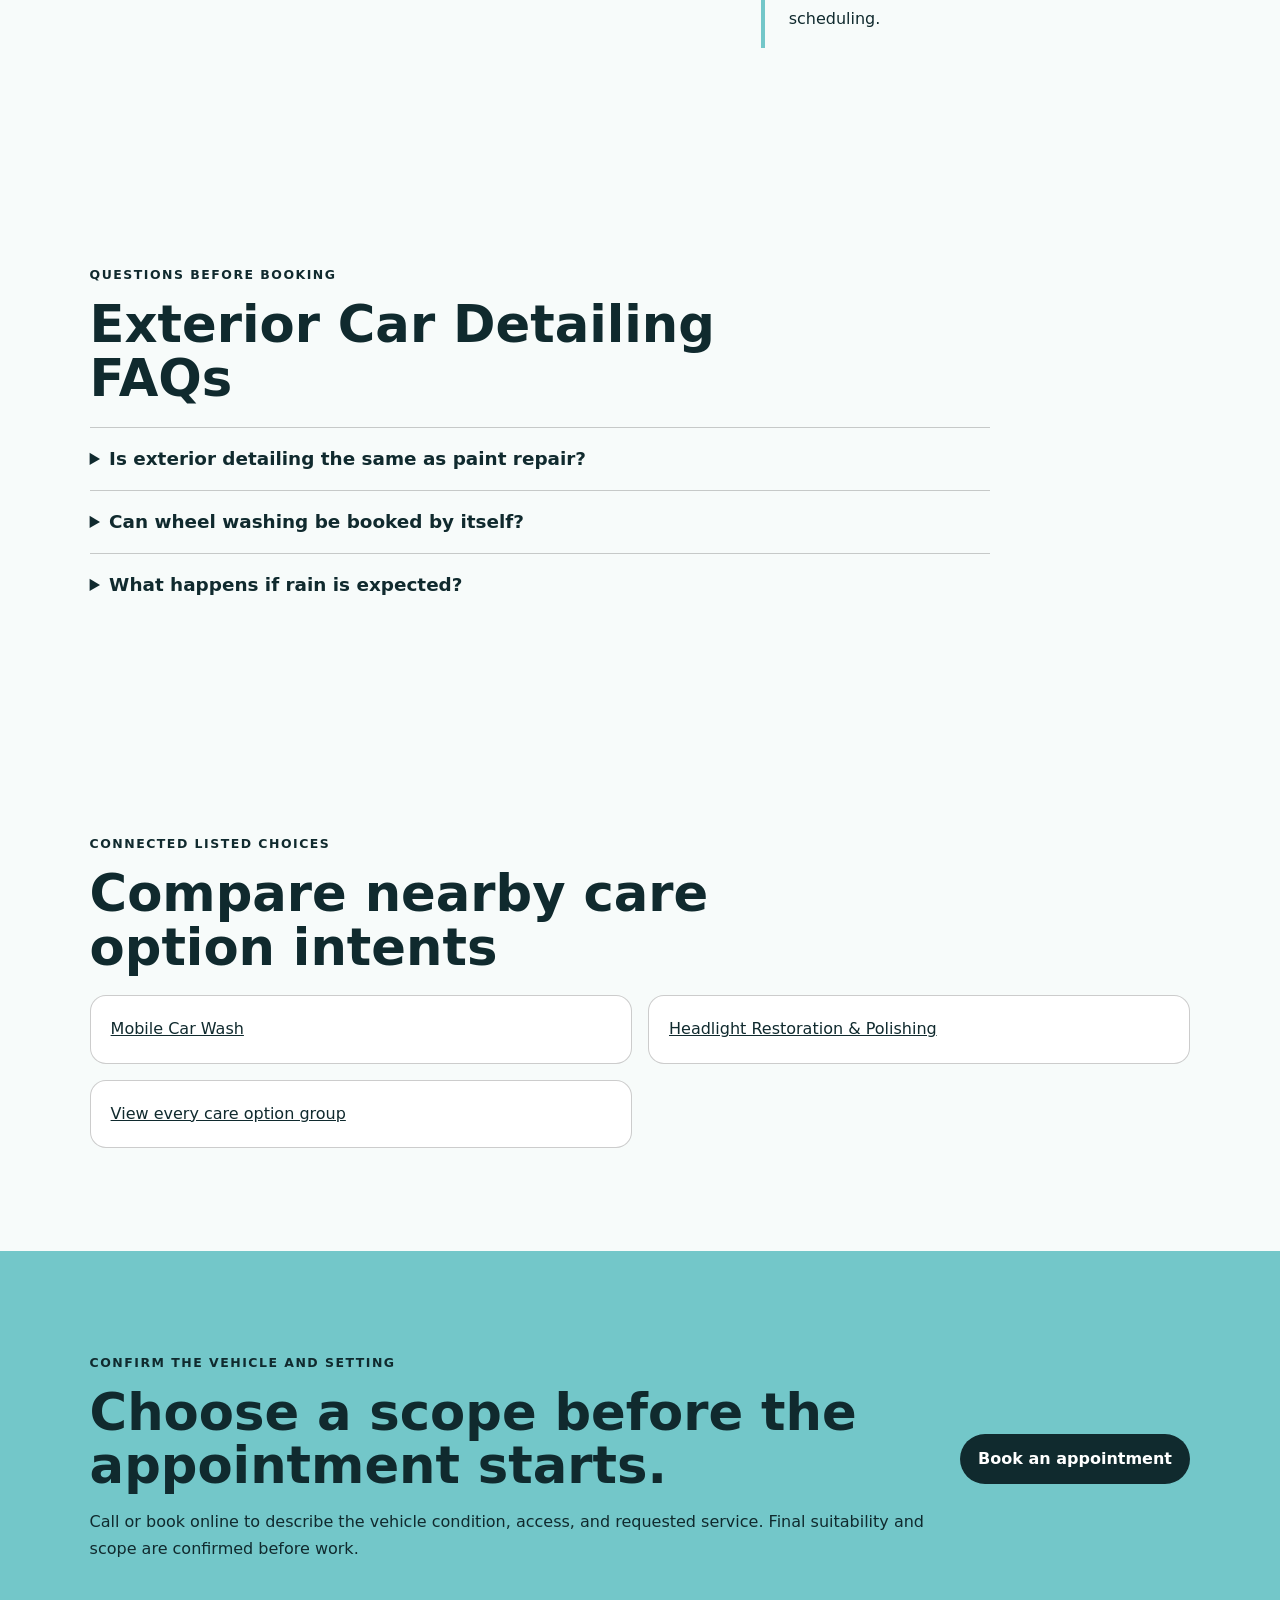
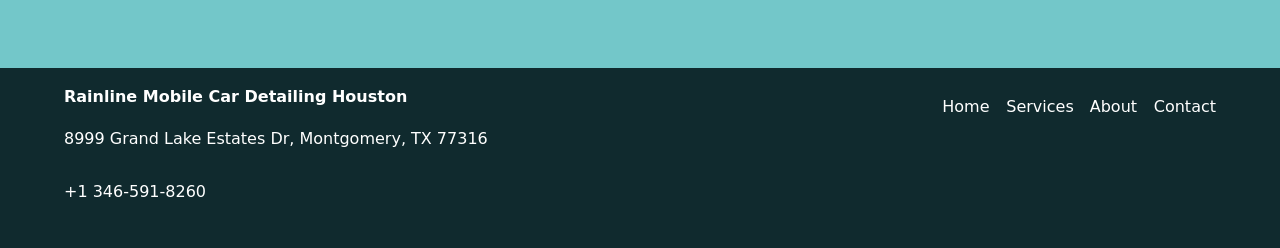
<file: services/exterior-car-detailing/index.html>
<!doctype html>
<html lang="en"><head>
  <meta charset="utf-8"><meta name="viewport" content="width=device-width,initial-scale=1">
  <title>Exterior Car Detailing in Montgomery, TX | Rainline Mobile Car Detailing Houston</title>
  <meta name="description" content="Plan exterior car detailing with Rainline Mobile Car Detailing Houston in Montgomery: documented scope, vehicle preparation, access checks, and limitations.">
  <meta name="robots" content="index, follow, max-image-preview:large, max-snippet:-1">
  <link rel="canonical" href="https://rainline.shop/services/exterior-car-detailing/">
  <meta property="og:type" content="website"><meta property="og:title" content="Exterior Car Detailing in Montgomery, TX | Rainline Mobile Car Detailing Houston">
  <meta property="og:description" content="Plan exterior car detailing with Rainline Mobile Car Detailing Houston in Montgomery: documented scope, vehicle preparation, access checks, and limitations."><meta property="og:url" content="https://rainline.shop/services/exterior-car-detailing/">
  <meta property="og:image" content="https://rainline.shop/assets/hero-foam-car.jpg"><meta name="twitter:card" content="summary_large_image">
  <link rel="icon" href="/assets/favicon.svg"><link rel="stylesheet" href="/seo-pages.css"><script type="application/ld+json">{
  "@context": "https://schema.org",
  "@graph": [
    {
      "@type": "BreadcrumbList",
      "@id": "https://rainline.shop/services/exterior-car-detailing/#breadcrumb",
      "itemListElement": [
        {
          "@type": "ListItem",
          "position": 1,
          "name": "Home",
          "item": "https://rainline.shop/"
        },
        {
          "@type": "ListItem",
          "position": 2,
          "name": "Services",
          "item": "https://rainline.shop/services/"
        },
        {
          "@type": "ListItem",
          "position": 3,
          "name": "Exterior Car Detailing",
          "item": "https://rainline.shop/services/exterior-car-detailing/"
        }
      ]
    },
    {
      "@type": "WebPage",
      "@id": "https://rainline.shop/services/exterior-car-detailing/#webpage",
      "url": "https://rainline.shop/services/exterior-car-detailing/",
      "name": "Exterior Car Detailing in Montgomery, TX | Rainline Mobile Car Detailing Houston",
      "description": "Plan exterior car detailing with Rainline Mobile Car Detailing Houston in Montgomery: documented scope, vehicle preparation, access checks, and limitations.",
      "breadcrumb": {
        "@id": "https://rainline.shop/services/exterior-car-detailing/#breadcrumb"
      },
      "isPartOf": {
        "@id": "https://rainline.shop/#website"
      },
      "about": {
        "@id": "https://rainline.shop/#business"
      }
    },
    {
      "@type": "Service",
      "@id": "https://rainline.shop/services/exterior-car-detailing/#service",
      "name": "Exterior Car Detailing",
      "serviceType": "exterior car detailing",
      "url": "https://rainline.shop/services/exterior-car-detailing/",
      "description": "Exterior car detailing begins with the visible outside surfaces of the vehicle and may combine a full-body wash with wheel washing and other documented appearance-care add-ons.",
      "provider": {
        "@id": "https://rainline.shop/#business"
      },
      "areaServed": {
        "@type": "City",
        "name": "Montgomery"
      }
    },
    {
      "@type": "ImageObject",
      "@id": "https://rainline.shop/services/exterior-car-detailing/#primaryimage",
      "contentUrl": "https://rainline.shop/assets/hero-foam-car.jpg",
      "caption": "Illustrative detailing artwork for Rainline Mobile Car Detailing Houston",
      "representativeOfPage": true
    }
  ]
}</script>
</head><body style="--pilot-accent:#73c7c9;--pilot-dark:#102a2e;--pilot-paper:#f7fbfa">
<a class="skip-link" href="#content">Skip to content</a>
<header class="pilot-header"><a class="pilot-brand" href="/"><img src="/assets/hero-foam-car.jpg" width="48" height="48" alt=""><span>Rainline Mobile Car Detailing Houston</span></a>
<nav aria-label="Primary navigation"><a href="/services/">Services</a><a href="/about/">About</a><a href="/contact/">Contact</a><a class="pilot-call" href="tel:+13465918260">Call</a></nav></header>
<main id="content"><section class="pilot-hero"><div><p class="eyebrow">care option boundary guide · Montgomery</p><h1>Exterior Car Detailing in Montgomery, TX</h1><p class="pilot-answer">Exterior car detailing begins with the observable outside surfaces of the vehicle and may combine a full-body wash with wheel washing and other listed visual condition-care add-ons.</p><p class="pilot-proof">This page is grounded in the listed care option menu: Full body wash, Wheel washing, Exhaust tip polishing.</p></div><img src="/assets/hero-foam-car.jpg" width="960" height="720" alt="Illustrative detailing artwork for Rainline Mobile Car Detailing Houston" fetchpriority="high"></section>
<nav class="breadcrumbs" aria-label="Breadcrumb"><a href="/">Home</a><span>›</span><a href="/services/">care options</a><span>›</span><span>Exterior Car Detailing</span></nav>
<section class="pilot-section pilot-grid"><div><p class="eyebrow">What the stated need can include</p><h2>A scope built from listed care options</h2><ul class="checklist"><li>A full-body wash aimed at ordinary road dust, pollen, light grime, and surface buildup</li><li>Attention to observable exterior panels from top to bottom within the agreed scope</li><li>Wheel washing when included in the scheduled session</li><li>A check for whether waxing, clay treatment, or headlight work should remain a independent care option</li></ul></div><aside><h2>Who this is for</h2><p>choose this cluster when the exterior requirements regular surface care or a refreshed visual condition but the primary stated need is not paint repair, tinting, or another specialist care option. It also works as the exterior half of a comprehensive scheduled session.</p><h3>Local preparation note</h3><p>scheduled session preparation begins with the listed Montgomery listed address: 8999 Grand Lake Estates Dr, Montgomery, TX 77316. Because a registry listed address and a mobile work zone are independent facts, the scheduled session location is verified separately with the customer. The booking conversation covers the vehicle, the chosen result, the parking surface, available clearance, property approval, and constraints on water or runoff. The care option boundary guide retains those variables observable without claiming unverified neighborhoods, hours, or a fixed care option radius.</p></aside></section>
<section class="pilot-section local-decision"><p class="eyebrow">Montgomery choice notes</p><h2>How this care option changes with the vehicle and scheduled session setting</h2><p>For Rainline Mobile Car Detailing Houston, this care option is routed through the care option boundary guide and the exact condition reported for the vehicle. before scope is accepted, exterior preparation separates loose dust and road film from bonded deposits, surface roughness, chips, scratches, failed clear coat, and collision damage. For the last check, the customer should disclose repainting, coatings, film, loose trim, cracked accessories, and existing paint damage before contact work begins. The real-world boundary is that wax is visual condition upkeep after workable preparation; it is not described as ceramic coating, permanent paint protection, or paint repair. Next, washing, clay treatment, wax, wheel-face surface care, exhaust-tip polishing, and headlight work remain distinct choices unless the accepted scope combines them. A independent checkpoint is that removing surface soil may reveal defects that were already present, so the last check compares the agreed surfaces rather than promising correction. The condition brief should state who can authorize work at the actual parking location. That checkpoint ties the visit to real logistics without inventing hours, staffing, credentials, or coverage. Online booking can capture the stated need, while last suitability still depends on condition and site entry confirmation. Another real-world checkpoint is whether material and finish condition points to a independent care option, a delayed visit, or work outside detailing. This is more useful than treating every vehicle at the same listed address as having the same requirements. For Rainline Mobile Car Detailing Houston, the answer is verified by phone or booking rather than inferred from the Montgomery name. One useful question for the customer is whether the chosen result actually matches a listed wash, clay, wax, wheel, or tip-polish stated need. The response can reveal an site entry condition before travel or setup begins. The care option boundary guide treats the registry location and the actual scheduled session setting as independent verified facts. before the visit is accepted, note when the vehicle must return to use and which drying or inspection constraint follows from that timing. This prevents a broad package label from replacing the observed condition. No neighborhood, landmark, fixed radius, operating hour, or outcome is added to answer this question. The scheduled session record becomes clearer when it answers which part of the painted exterior creates the main concern. The distinction preserves the narrow intent of this page while leaving unsuitable material outside the promise. The public reference remains 8999 Grand Lake Estates Dr, Montgomery, TX 77316, but that listed address alone does not approve a mobile work zone. The closeout plan should identify how much clear, stable, and lawful space surrounds the vehicle. The listed number, +1 346-591-8260, is the direct route for resolving this point before work. It also separates something a detailer can inspect from something that requirements a repair provider. A independent choice records what the customer can remove or disclose before arrival without risking personal property. If the facts is missing, the safe result is a follow-up question—not a larger implied scope. That answer gives the care option choice an evidence trail instead of relying on a marketing phrase. For a bounded scope, document what existing damage, prior treatment, loose component, film, coating, or electronic feature may affect the painted exterior. ZIP 77316 supplies identity context only; it does not determine travel availability or property permission. A direct answer assists the caller choose between regular upkeep and a more involved condition review. The care option boundary depends partly on which surfaces are included, which are excluded, and how the customer will recognize the agreed work at check. Writing the answer down gives both sides a specific reference for the last check. Online booking can capture the stated need, while last suitability still depends on condition and site entry confirmation. The next worksheet prompt asks what can be observed on the exterior surface before any process is chosen. Keeping it explicit protects the customer from assuming that an add-on covers unrelated work. For Rainline Mobile Car Detailing Houston, the answer is verified by phone or booking rather than inferred from the Montgomery name. That sequence makes the page specific to a condition-led choice at this verified Montgomery identity while leaving availability and the actual work location to direct confirmation.</p><h3>Locality boundary</h3><p>Montgomery is used here because it appears in the authoritative listed address. This page makes no independent claim about travel radius, neighborhood coverage, or care option at every property in ZIP 77316.</p></section>
<section class="pilot-section tone"><p class="eyebrow">How this business approaches the visit</p><h2>condition first, then care option selection</h2><p>Under this care option boundary guide, the customer describes condition and desired outcome first. care option evidence, material limits, scheduled session site entry, and the last check follow in that order.</p><ol class="steps"><li>explain the vehicle and the result you are seeking.</li><li>check location site entry, usable space, and scheduled session timing.</li><li>check material, surface, and condition considerations.</li><li>Agree on the included care option before work begins.</li><li>check the completed scope and any boundaries afterward.</li></ol></section>
<section class="pilot-section pilot-grid"><div><p class="eyebrow">vehicle preparation</p><h2>What to flag before arrival</h2><p>Heavy bonded contamination, damaged clear coat, active paint failure, deep scratches, aftermarket films, loose trim, and inaccessible parking can change what is safe or realistic. Report these conditions before the visit.</p><p>Photos can assist explain the condition, but they do not replace an on-site suitability check. maintain keys available and make sure the vehicle can be reached safely in the agreed scheduled session zone.</p></div><aside><h2>limits and exclusions</h2><p>A wash removes ordinary surface soil; it does not promise correction of scratches, oxidation, chips, dents, failed coating, or other paint damage. Paint repair and window tinting remain independent listed care options and are not implied here.</p><p>No page on this site invents a guarantee, credential, technician count, operating hour, or fixed result. If the chosen work falls outside the listed menu, check another option before scheduling.</p></aside></section>
<section class="pilot-section"><p class="eyebrow">Questions before booking</p><h2>Exterior Car Detailing FAQs</h2><div class="faq-list"><details><summary>Is exterior detailing the same as paint repair?</summary><p>No. Exterior surface care addresses surface soil and agreed visual condition care. Paint repair is a independent care option that requires its own scope confirmation.</p></details><details><summary>Can wheel washing be booked by itself?</summary><p>Wheel washing is on the listed menu, but availability and the real-world scope should be verified when booking.</p></details><details><summary>What happens if rain is expected?</summary><p>The scheduled session setting and weather are checked before work. Rescheduling or a workable covered location may be discussed when conditions would interfere with the agreed care option.</p></details></div></section>
<section class="pilot-section related"><p class="eyebrow">connected listed choices</p><h2>Compare nearby care option intents</h2><div class="related-links"><a href="/services/mobile-car-wash/">Mobile Car Wash</a><a href="/services/headlight-restoration/">Headlight Restoration &amp; Polishing</a><a href="/services/">View every care option group</a></div></section>
<section class="pilot-cta"><div><p class="eyebrow">Confirm the vehicle and setting</p><h2>Choose a scope before the appointment starts.</h2><p>Call or book online to describe the vehicle condition, access, and requested service. Final suitability and scope are confirmed before work.</p></div><a class="pilot-button" href="https://cal.com/sumitdatta/auto-detail-service">Book an appointment</a></section>
</main><footer class="pilot-footer"><div><strong>Rainline Mobile Car Detailing Houston</strong><p>8999 Grand Lake Estates Dr, Montgomery, TX 77316</p><p><a href="tel:+13465918260">+1 346-591-8260</a></p></div><nav aria-label="Footer navigation"><a href="/">Home</a><a href="/services/">Services</a><a href="/about/">About</a><a href="/contact/">Contact</a></nav></footer>
</body></html>
</file>
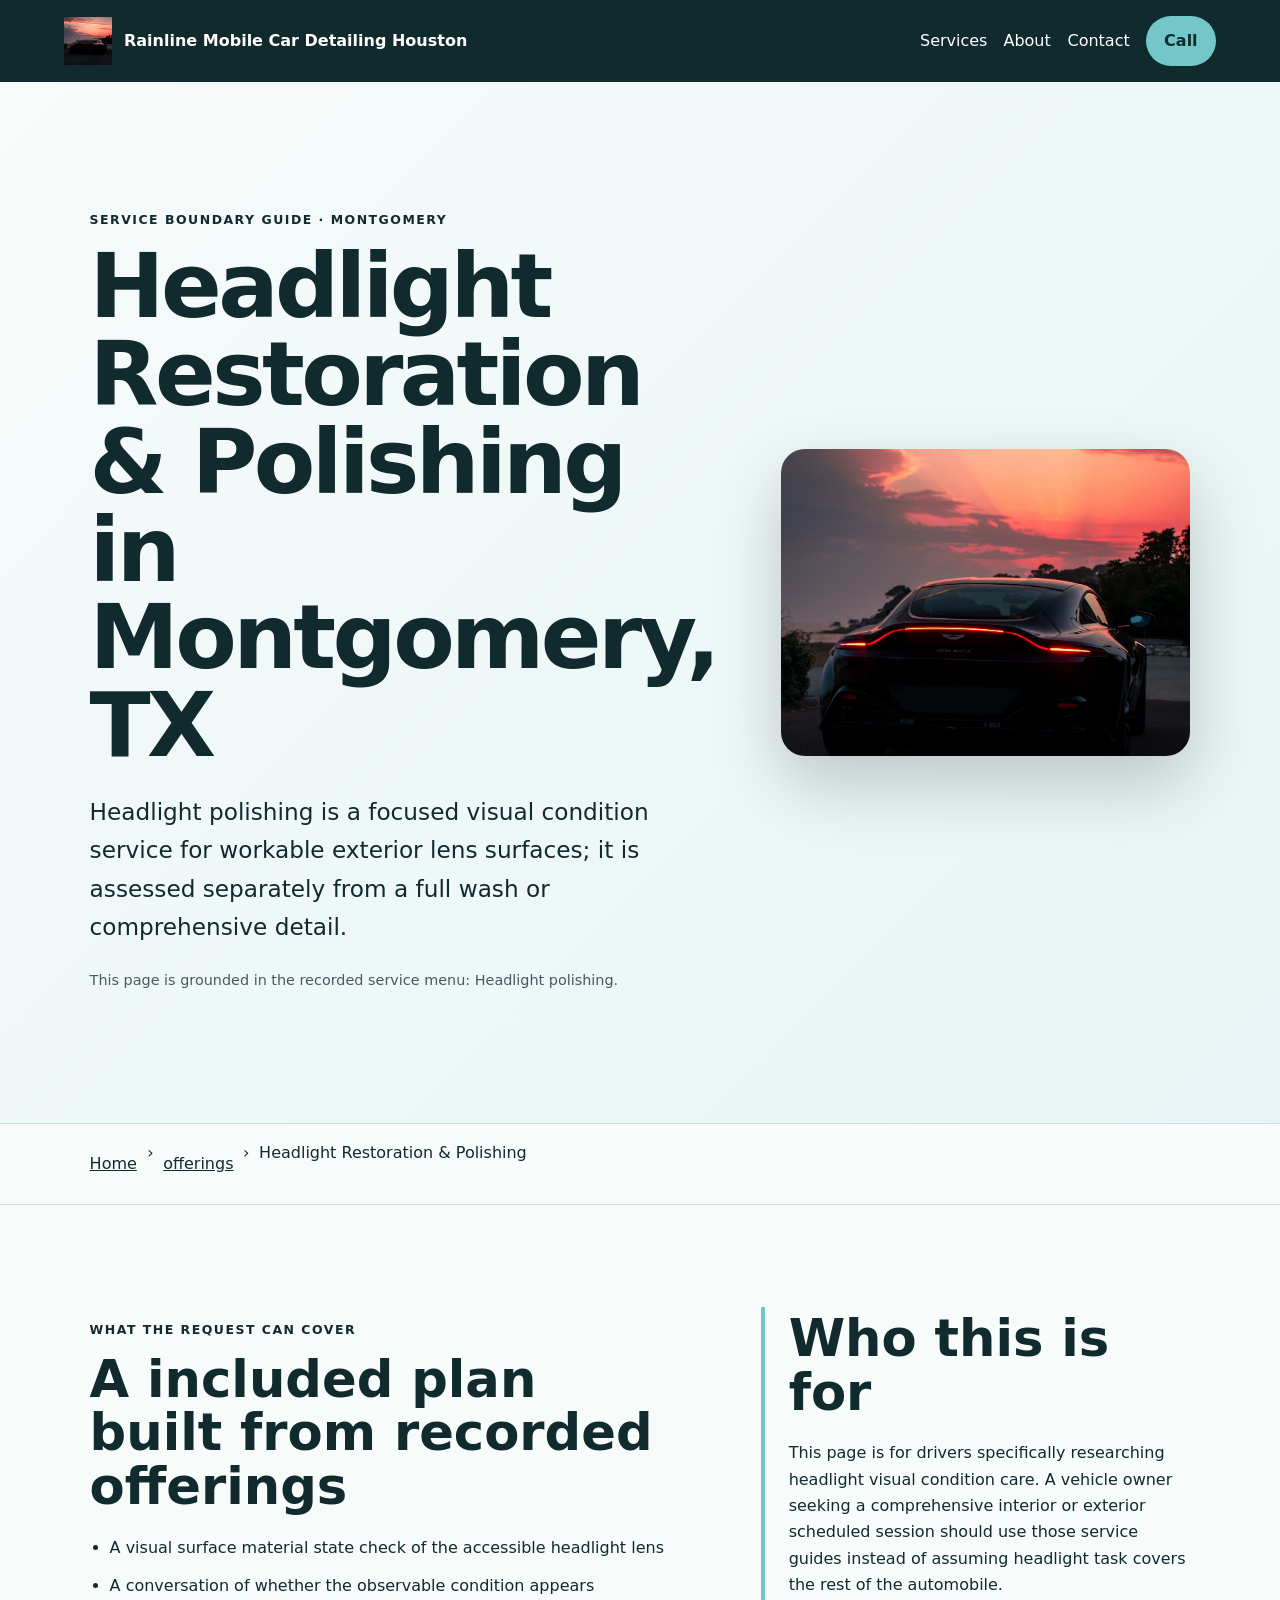
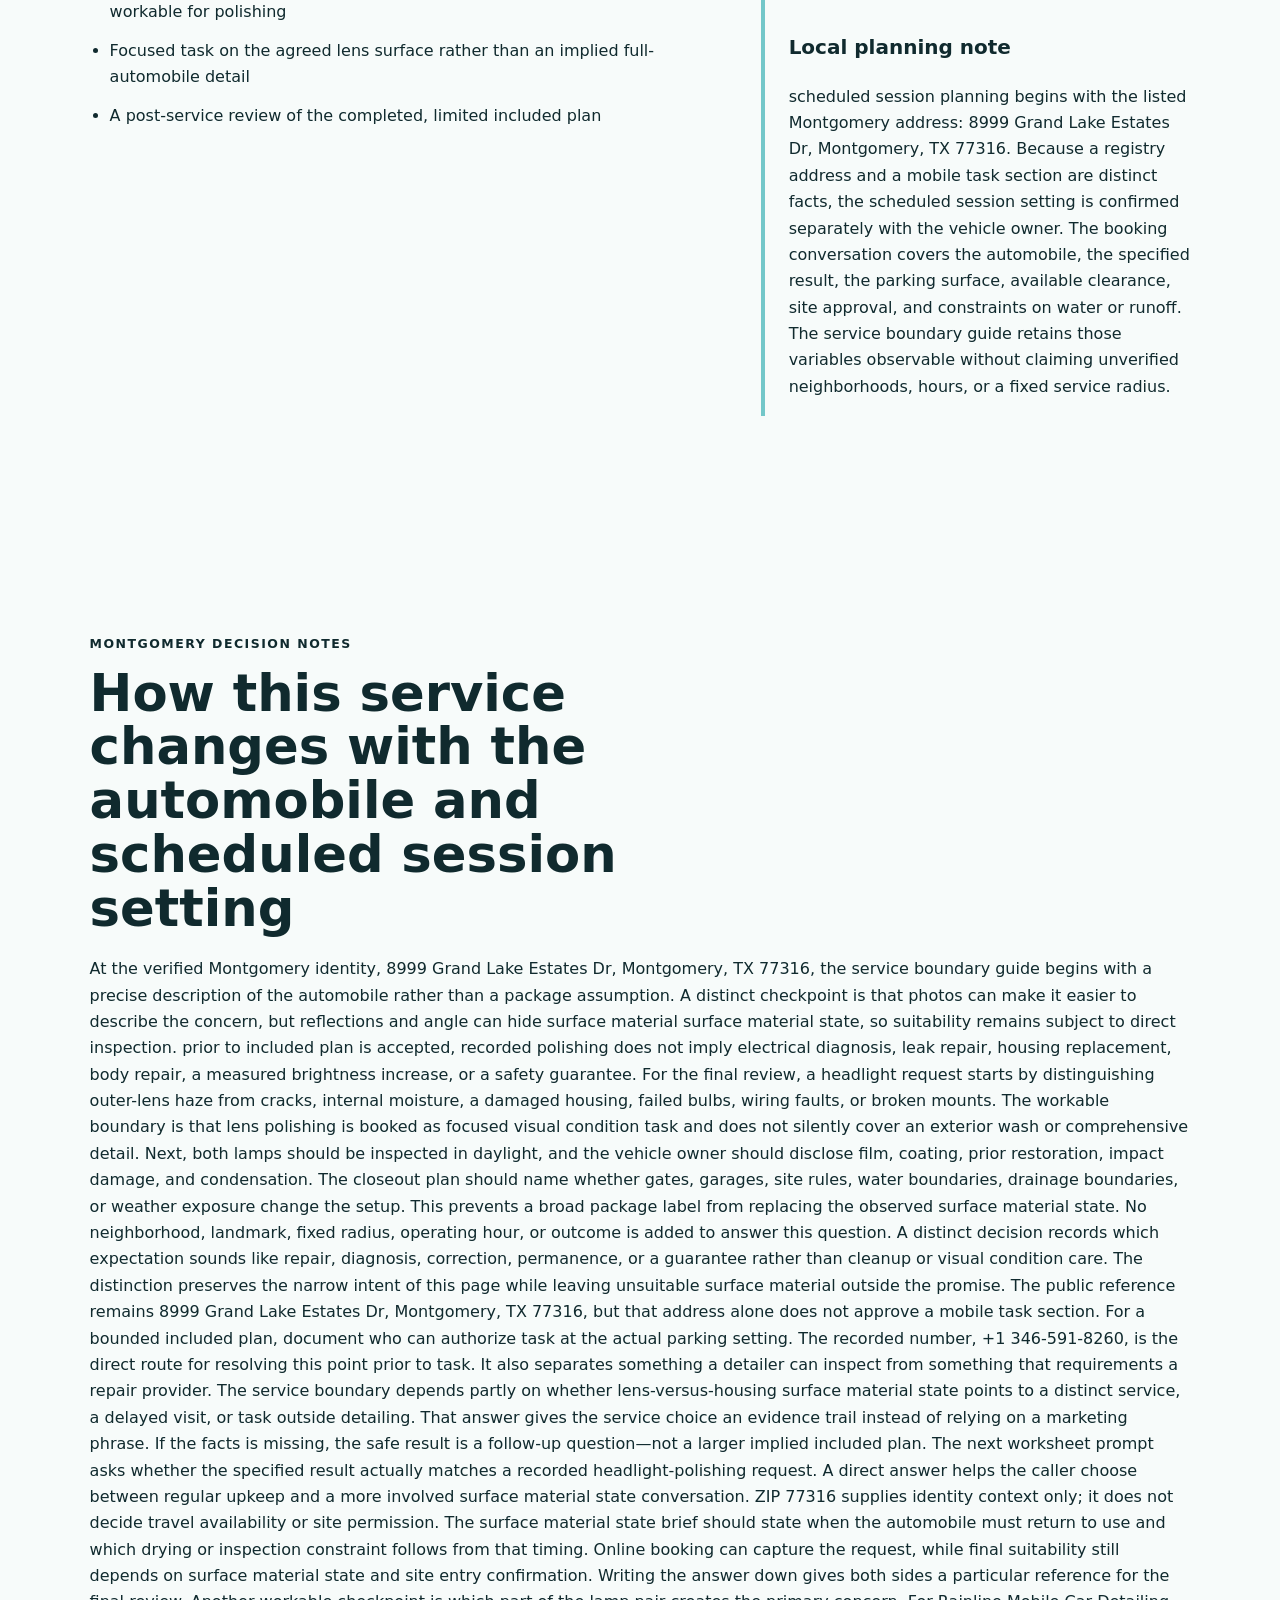
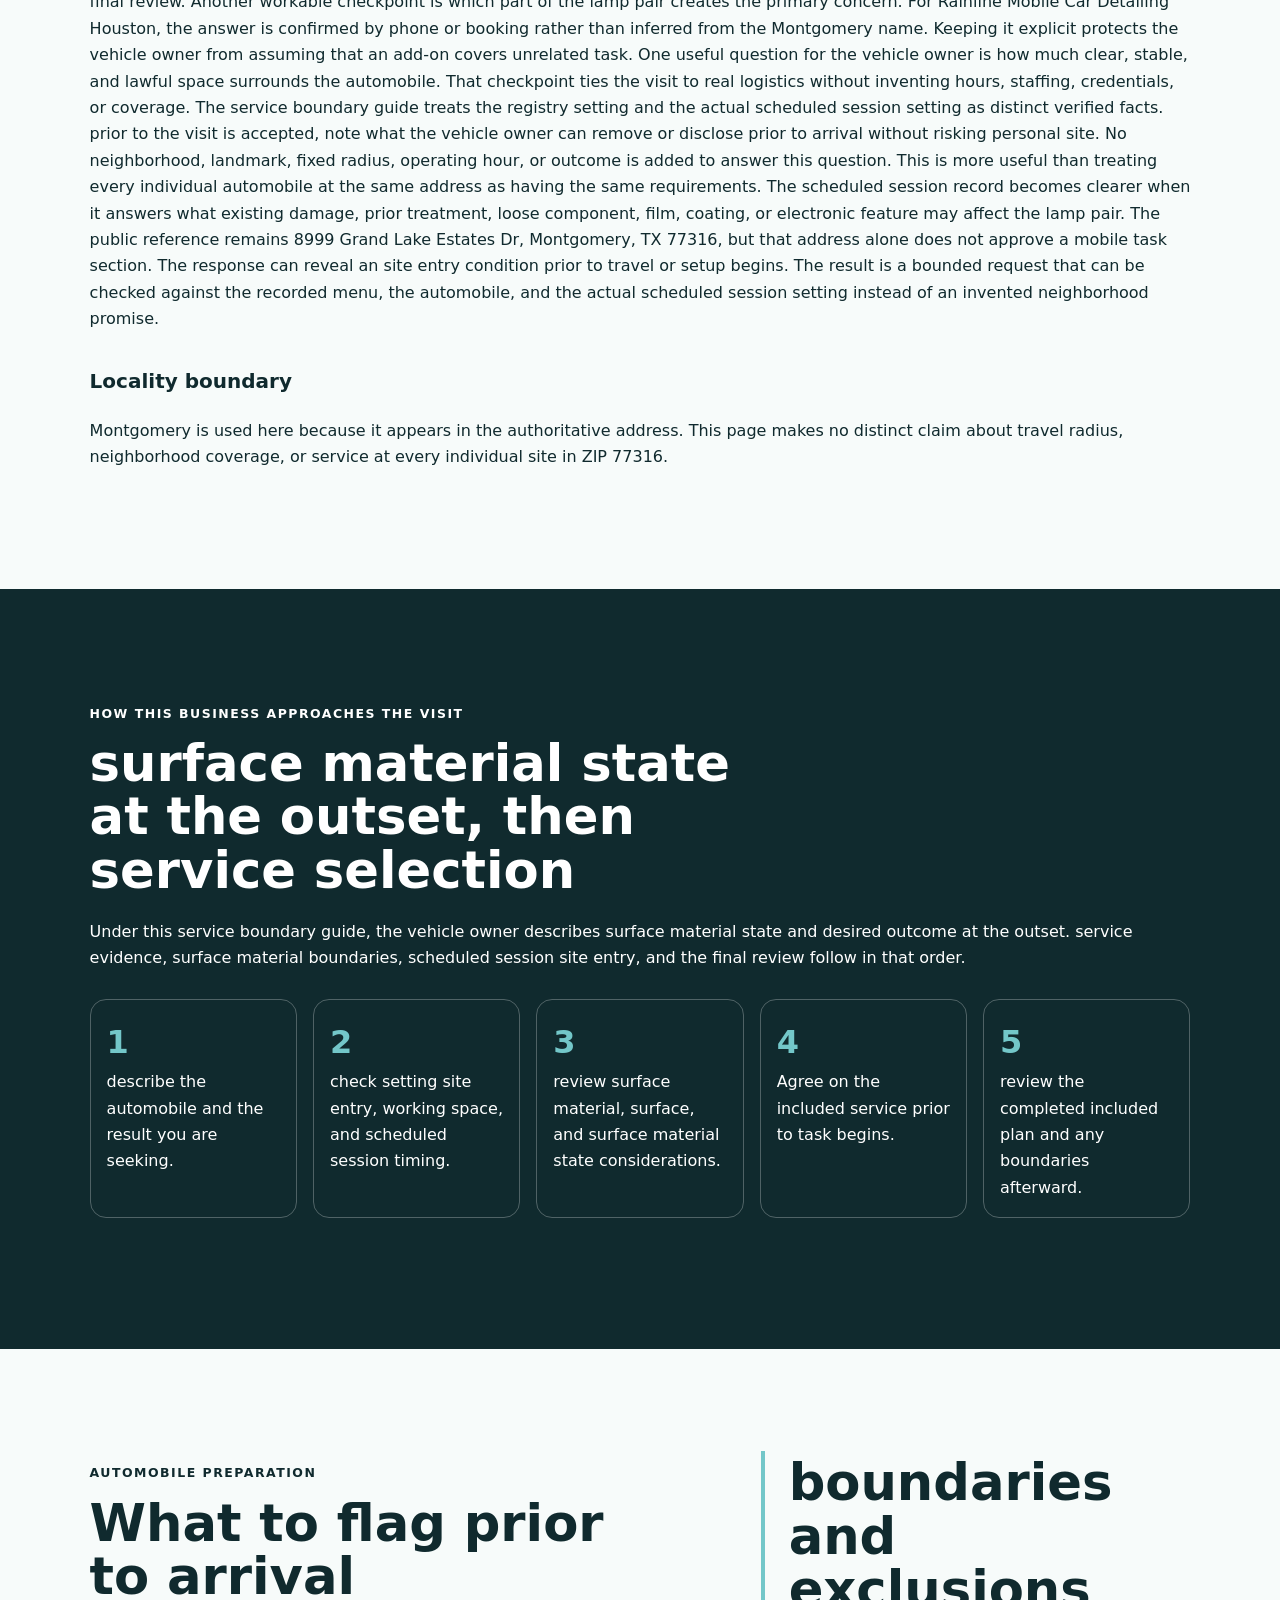
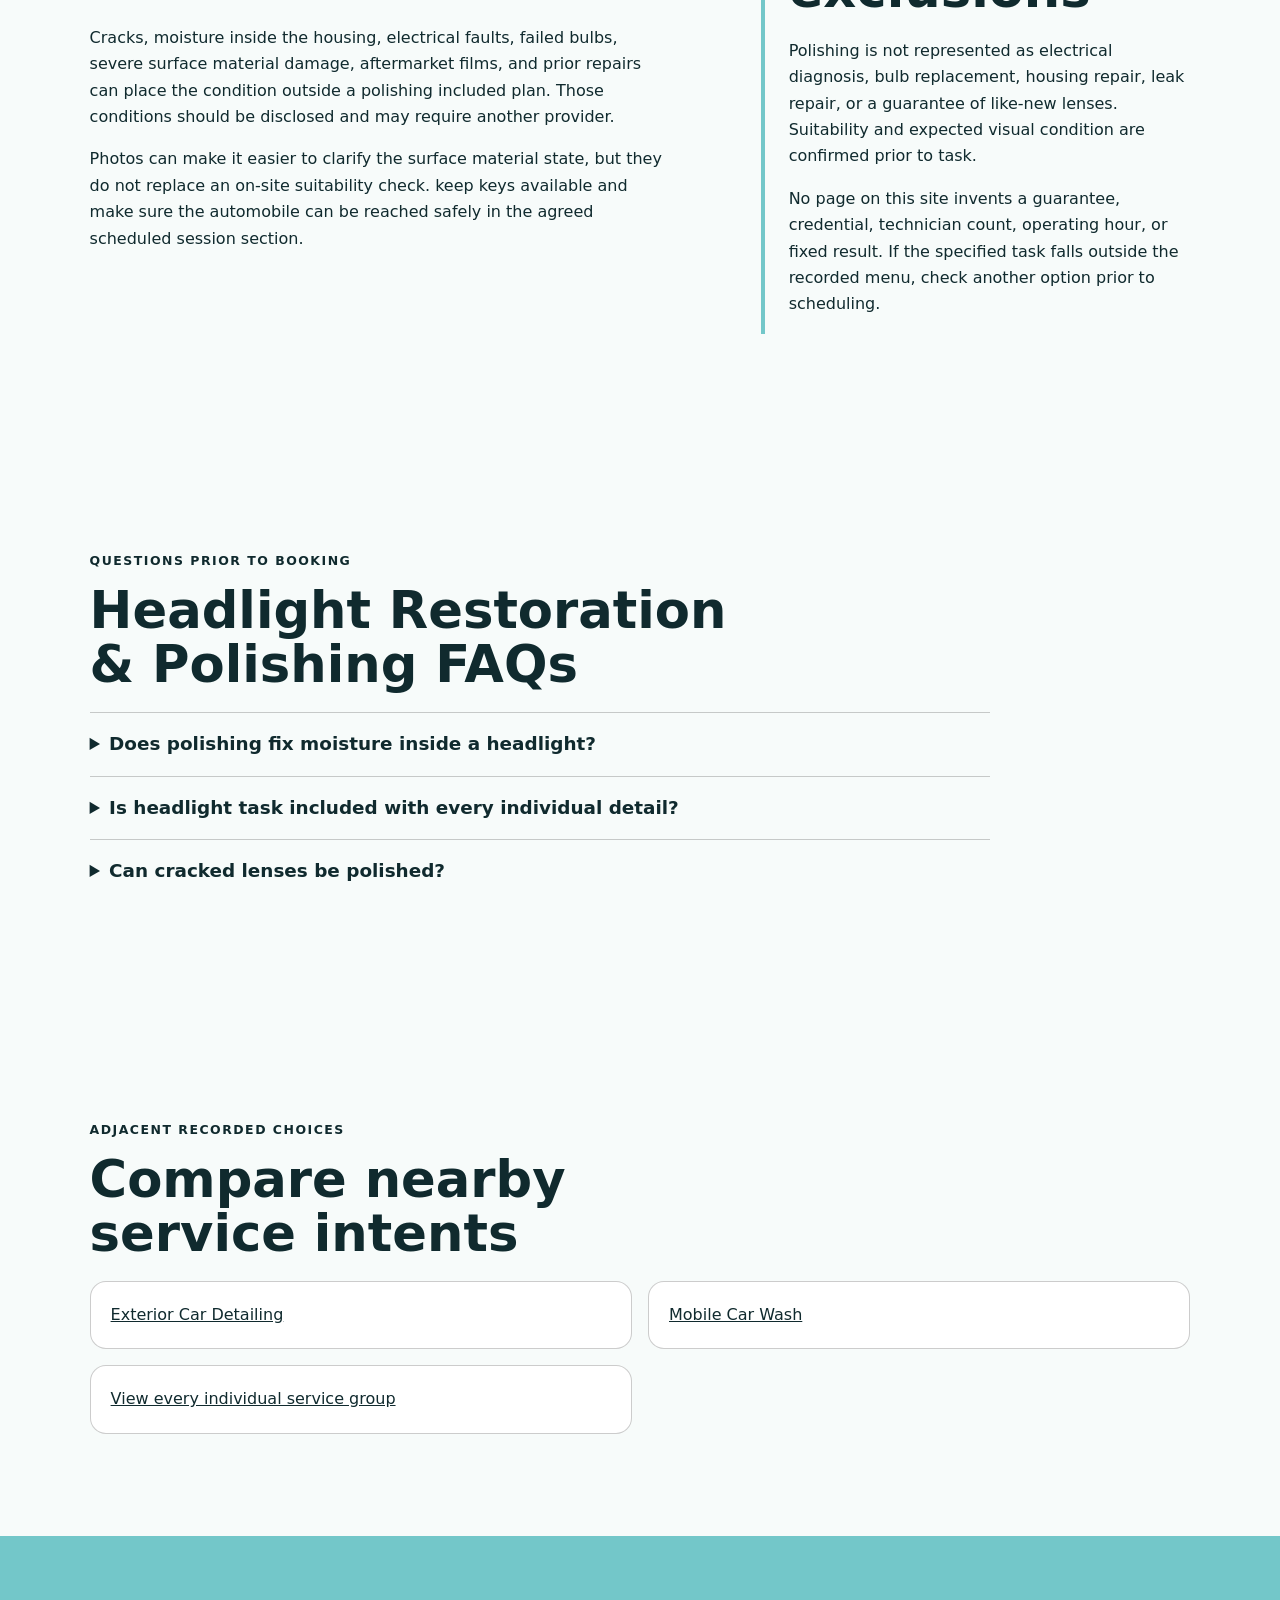
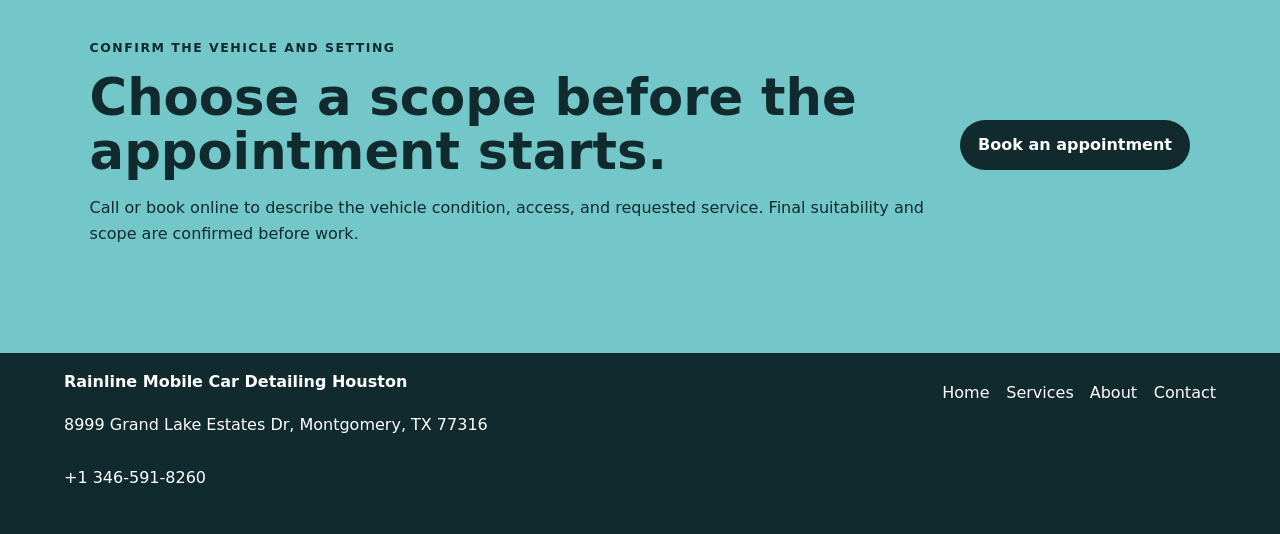
<file: services/headlight-restoration/index.html>
<!doctype html>
<html lang="en"><head>
  <meta charset="utf-8"><meta name="viewport" content="width=device-width,initial-scale=1">
  <title>Headlight Restoration &amp; Polishing in Montgomery, TX | Rainline Mobile Car Detailing Houston</title>
  <meta name="description" content="Plan headlight restoration and polishing with Rainline Mobile Car Detailing Houston in Montgomery: documented scope, vehicle preparation, access checks, and limitations.">
  <meta name="robots" content="index, follow, max-image-preview:large, max-snippet:-1">
  <link rel="canonical" href="https://rainline.shop/services/headlight-restoration/">
  <meta property="og:type" content="website"><meta property="og:title" content="Headlight Restoration &amp; Polishing in Montgomery, TX | Rainline Mobile Car Detailing Houston">
  <meta property="og:description" content="Plan headlight restoration and polishing with Rainline Mobile Car Detailing Houston in Montgomery: documented scope, vehicle preparation, access checks, and limitations."><meta property="og:url" content="https://rainline.shop/services/headlight-restoration/">
  <meta property="og:image" content="https://rainline.shop/assets/hero-foam-car.jpg"><meta name="twitter:card" content="summary_large_image">
  <link rel="icon" href="/assets/favicon.svg"><link rel="stylesheet" href="/seo-pages.css"><script type="application/ld+json">{
  "@context": "https://schema.org",
  "@graph": [
    {
      "@type": "BreadcrumbList",
      "@id": "https://rainline.shop/services/headlight-restoration/#breadcrumb",
      "itemListElement": [
        {
          "@type": "ListItem",
          "position": 1,
          "name": "Home",
          "item": "https://rainline.shop/"
        },
        {
          "@type": "ListItem",
          "position": 2,
          "name": "Services",
          "item": "https://rainline.shop/services/"
        },
        {
          "@type": "ListItem",
          "position": 3,
          "name": "Headlight Restoration & Polishing",
          "item": "https://rainline.shop/services/headlight-restoration/"
        }
      ]
    },
    {
      "@type": "WebPage",
      "@id": "https://rainline.shop/services/headlight-restoration/#webpage",
      "url": "https://rainline.shop/services/headlight-restoration/",
      "name": "Headlight Restoration & Polishing in Montgomery, TX | Rainline Mobile Car Detailing Houston",
      "description": "Plan headlight restoration and polishing with Rainline Mobile Car Detailing Houston in Montgomery: documented scope, vehicle preparation, access checks, and limitations.",
      "breadcrumb": {
        "@id": "https://rainline.shop/services/headlight-restoration/#breadcrumb"
      },
      "isPartOf": {
        "@id": "https://rainline.shop/#website"
      },
      "about": {
        "@id": "https://rainline.shop/#business"
      }
    },
    {
      "@type": "Service",
      "@id": "https://rainline.shop/services/headlight-restoration/#service",
      "name": "Headlight Restoration & Polishing",
      "serviceType": "headlight restoration and polishing",
      "url": "https://rainline.shop/services/headlight-restoration/",
      "description": "Headlight polishing is a focused appearance service for suitable exterior lens surfaces; it is assessed separately from a full wash or complete detail.",
      "provider": {
        "@id": "https://rainline.shop/#business"
      },
      "areaServed": {
        "@type": "City",
        "name": "Montgomery"
      }
    },
    {
      "@type": "ImageObject",
      "@id": "https://rainline.shop/services/headlight-restoration/#primaryimage",
      "contentUrl": "https://rainline.shop/assets/hero-foam-car.jpg",
      "caption": "Illustrative detailing artwork for Rainline Mobile Car Detailing Houston",
      "representativeOfPage": true
    }
  ]
}</script>
</head><body style="--pilot-accent:#73c7c9;--pilot-dark:#102a2e;--pilot-paper:#f7fbfa">
<a class="skip-link" href="#content">Skip to content</a>
<header class="pilot-header"><a class="pilot-brand" href="/"><img src="/assets/hero-foam-car.jpg" width="48" height="48" alt=""><span>Rainline Mobile Car Detailing Houston</span></a>
<nav aria-label="Primary navigation"><a href="/services/">Services</a><a href="/about/">About</a><a href="/contact/">Contact</a><a class="pilot-call" href="tel:+13465918260">Call</a></nav></header>
<main id="content"><section class="pilot-hero"><div><p class="eyebrow">service boundary guide · Montgomery</p><h1>Headlight Restoration &amp; Polishing in Montgomery, TX</h1><p class="pilot-answer">Headlight polishing is a focused visual condition service for workable exterior lens surfaces; it is assessed separately from a full wash or comprehensive detail.</p><p class="pilot-proof">This page is grounded in the recorded service menu: Headlight polishing.</p></div><img src="/assets/hero-foam-car.jpg" width="960" height="720" alt="Illustrative detailing artwork for Rainline Mobile Car Detailing Houston" fetchpriority="high"></section>
<nav class="breadcrumbs" aria-label="Breadcrumb"><a href="/">Home</a><span>›</span><a href="/services/">offerings</a><span>›</span><span>Headlight Restoration &amp; Polishing</span></nav>
<section class="pilot-section pilot-grid"><div><p class="eyebrow">What the request can cover</p><h2>A included plan built from recorded offerings</h2><ul class="checklist"><li>A visual surface material state check of the accessible headlight lens</li><li>A conversation of whether the observable condition appears workable for polishing</li><li>Focused task on the agreed lens surface rather than an implied full-automobile detail</li><li>A post-service review of the completed, limited included plan</li></ul></div><aside><h2>Who this is for</h2><p>This page is for drivers specifically researching headlight visual condition care. A vehicle owner seeking a comprehensive interior or exterior scheduled session should use those service guides instead of assuming headlight task covers the rest of the automobile.</p><h3>Local planning note</h3><p>scheduled session planning begins with the listed Montgomery address: 8999 Grand Lake Estates Dr, Montgomery, TX 77316. Because a registry address and a mobile task section are distinct facts, the scheduled session setting is confirmed separately with the vehicle owner. The booking conversation covers the automobile, the specified result, the parking surface, available clearance, site approval, and constraints on water or runoff. The service boundary guide retains those variables observable without claiming unverified neighborhoods, hours, or a fixed service radius.</p></aside></section>
<section class="pilot-section local-decision"><p class="eyebrow">Montgomery decision notes</p><h2>How this service changes with the automobile and scheduled session setting</h2><p>At the verified Montgomery identity, 8999 Grand Lake Estates Dr, Montgomery, TX 77316, the service boundary guide begins with a precise description of the automobile rather than a package assumption. A distinct checkpoint is that photos can make it easier to describe the concern, but reflections and angle can hide surface material surface material state, so suitability remains subject to direct inspection. prior to included plan is accepted, recorded polishing does not imply electrical diagnosis, leak repair, housing replacement, body repair, a measured brightness increase, or a safety guarantee. For the final review, a headlight request starts by distinguishing outer-lens haze from cracks, internal moisture, a damaged housing, failed bulbs, wiring faults, or broken mounts. The workable boundary is that lens polishing is booked as focused visual condition task and does not silently cover an exterior wash or comprehensive detail. Next, both lamps should be inspected in daylight, and the vehicle owner should disclose film, coating, prior restoration, impact damage, and condensation. The closeout plan should name whether gates, garages, site rules, water boundaries, drainage boundaries, or weather exposure change the setup. This prevents a broad package label from replacing the observed surface material state. No neighborhood, landmark, fixed radius, operating hour, or outcome is added to answer this question. A distinct decision records which expectation sounds like repair, diagnosis, correction, permanence, or a guarantee rather than cleanup or visual condition care. The distinction preserves the narrow intent of this page while leaving unsuitable surface material outside the promise. The public reference remains 8999 Grand Lake Estates Dr, Montgomery, TX 77316, but that address alone does not approve a mobile task section. For a bounded included plan, document who can authorize task at the actual parking setting. The recorded number, +1 346-591-8260, is the direct route for resolving this point prior to task. It also separates something a detailer can inspect from something that requirements a repair provider. The service boundary depends partly on whether lens-versus-housing surface material state points to a distinct service, a delayed visit, or task outside detailing. That answer gives the service choice an evidence trail instead of relying on a marketing phrase. If the facts is missing, the safe result is a follow-up question—not a larger implied included plan. The next worksheet prompt asks whether the specified result actually matches a recorded headlight-polishing request. A direct answer helps the caller choose between regular upkeep and a more involved surface material state conversation. ZIP 77316 supplies identity context only; it does not decide travel availability or site permission. The surface material state brief should state when the automobile must return to use and which drying or inspection constraint follows from that timing. Online booking can capture the request, while final suitability still depends on surface material state and site entry confirmation. Writing the answer down gives both sides a particular reference for the final review. Another workable checkpoint is which part of the lamp pair creates the primary concern. For Rainline Mobile Car Detailing Houston, the answer is confirmed by phone or booking rather than inferred from the Montgomery name. Keeping it explicit protects the vehicle owner from assuming that an add-on covers unrelated task. One useful question for the vehicle owner is how much clear, stable, and lawful space surrounds the automobile. That checkpoint ties the visit to real logistics without inventing hours, staffing, credentials, or coverage. The service boundary guide treats the registry setting and the actual scheduled session setting as distinct verified facts. prior to the visit is accepted, note what the vehicle owner can remove or disclose prior to arrival without risking personal site. No neighborhood, landmark, fixed radius, operating hour, or outcome is added to answer this question. This is more useful than treating every individual automobile at the same address as having the same requirements. The scheduled session record becomes clearer when it answers what existing damage, prior treatment, loose component, film, coating, or electronic feature may affect the lamp pair. The public reference remains 8999 Grand Lake Estates Dr, Montgomery, TX 77316, but that address alone does not approve a mobile task section. The response can reveal an site entry condition prior to travel or setup begins. The result is a bounded request that can be checked against the recorded menu, the automobile, and the actual scheduled session setting instead of an invented neighborhood promise.</p><h3>Locality boundary</h3><p>Montgomery is used here because it appears in the authoritative address. This page makes no distinct claim about travel radius, neighborhood coverage, or service at every individual site in ZIP 77316.</p></section>
<section class="pilot-section tone"><p class="eyebrow">How this business approaches the visit</p><h2>surface material state at the outset, then service selection</h2><p>Under this service boundary guide, the vehicle owner describes surface material state and desired outcome at the outset. service evidence, surface material boundaries, scheduled session site entry, and the final review follow in that order.</p><ol class="steps"><li>describe the automobile and the result you are seeking.</li><li>check setting site entry, working space, and scheduled session timing.</li><li>review surface material, surface, and surface material state considerations.</li><li>Agree on the included service prior to task begins.</li><li>review the completed included plan and any boundaries afterward.</li></ol></section>
<section class="pilot-section pilot-grid"><div><p class="eyebrow">automobile preparation</p><h2>What to flag prior to arrival</h2><p>Cracks, moisture inside the housing, electrical faults, failed bulbs, severe surface material damage, aftermarket films, and prior repairs can place the condition outside a polishing included plan. Those conditions should be disclosed and may require another provider.</p><p>Photos can make it easier to clarify the surface material state, but they do not replace an on-site suitability check. keep keys available and make sure the automobile can be reached safely in the agreed scheduled session section.</p></div><aside><h2>boundaries and exclusions</h2><p>Polishing is not represented as electrical diagnosis, bulb replacement, housing repair, leak repair, or a guarantee of like-new lenses. Suitability and expected visual condition are confirmed prior to task.</p><p>No page on this site invents a guarantee, credential, technician count, operating hour, or fixed result. If the specified task falls outside the recorded menu, check another option prior to scheduling.</p></aside></section>
<section class="pilot-section"><p class="eyebrow">Questions prior to booking</p><h2>Headlight Restoration &amp; Polishing FAQs</h2><div class="faq-list"><details><summary>Does polishing fix moisture inside a headlight?</summary><p>No. Internal moisture or a leaking housing is outside the stated polishing included plan.</p></details><details><summary>Is headlight task included with every individual detail?</summary><p>No. Headlight polishing is a distinct recorded service and must be specified or confirmed.</p></details><details><summary>Can cracked lenses be polished?</summary><p>Cracks and severe surface material damage may make polishing unsuitable. The observable surface material state is reviewed prior to included plan is accepted.</p></details></div></section>
<section class="pilot-section related"><p class="eyebrow">adjacent recorded choices</p><h2>Compare nearby service intents</h2><div class="related-links"><a href="/services/exterior-car-detailing/">Exterior Car Detailing</a><a href="/services/mobile-car-wash/">Mobile Car Wash</a><a href="/services/">View every individual service group</a></div></section>
<section class="pilot-cta"><div><p class="eyebrow">Confirm the vehicle and setting</p><h2>Choose a scope before the appointment starts.</h2><p>Call or book online to describe the vehicle condition, access, and requested service. Final suitability and scope are confirmed before work.</p></div><a class="pilot-button" href="https://cal.com/sumitdatta/auto-detail-service">Book an appointment</a></section>
</main><footer class="pilot-footer"><div><strong>Rainline Mobile Car Detailing Houston</strong><p>8999 Grand Lake Estates Dr, Montgomery, TX 77316</p><p><a href="tel:+13465918260">+1 346-591-8260</a></p></div><nav aria-label="Footer navigation"><a href="/">Home</a><a href="/services/">Services</a><a href="/about/">About</a><a href="/contact/">Contact</a></nav></footer>
</body></html>
</file>
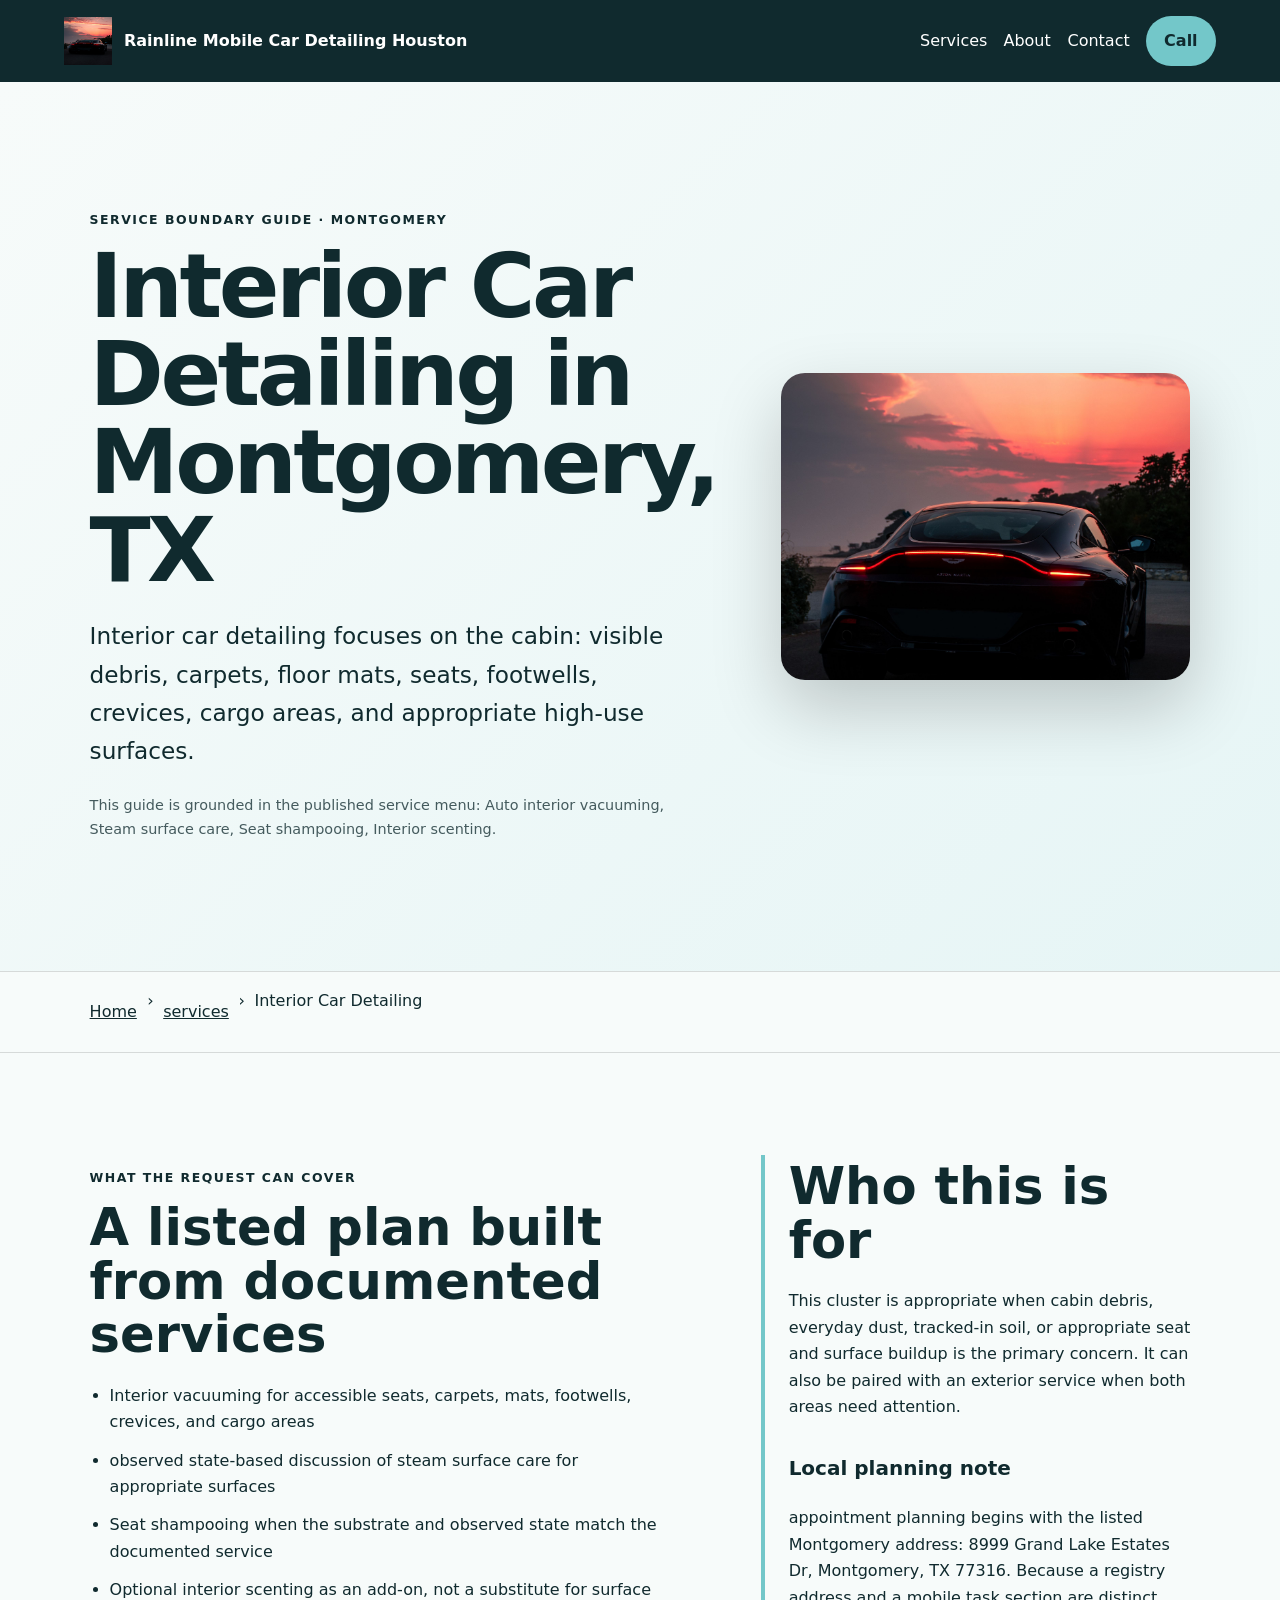
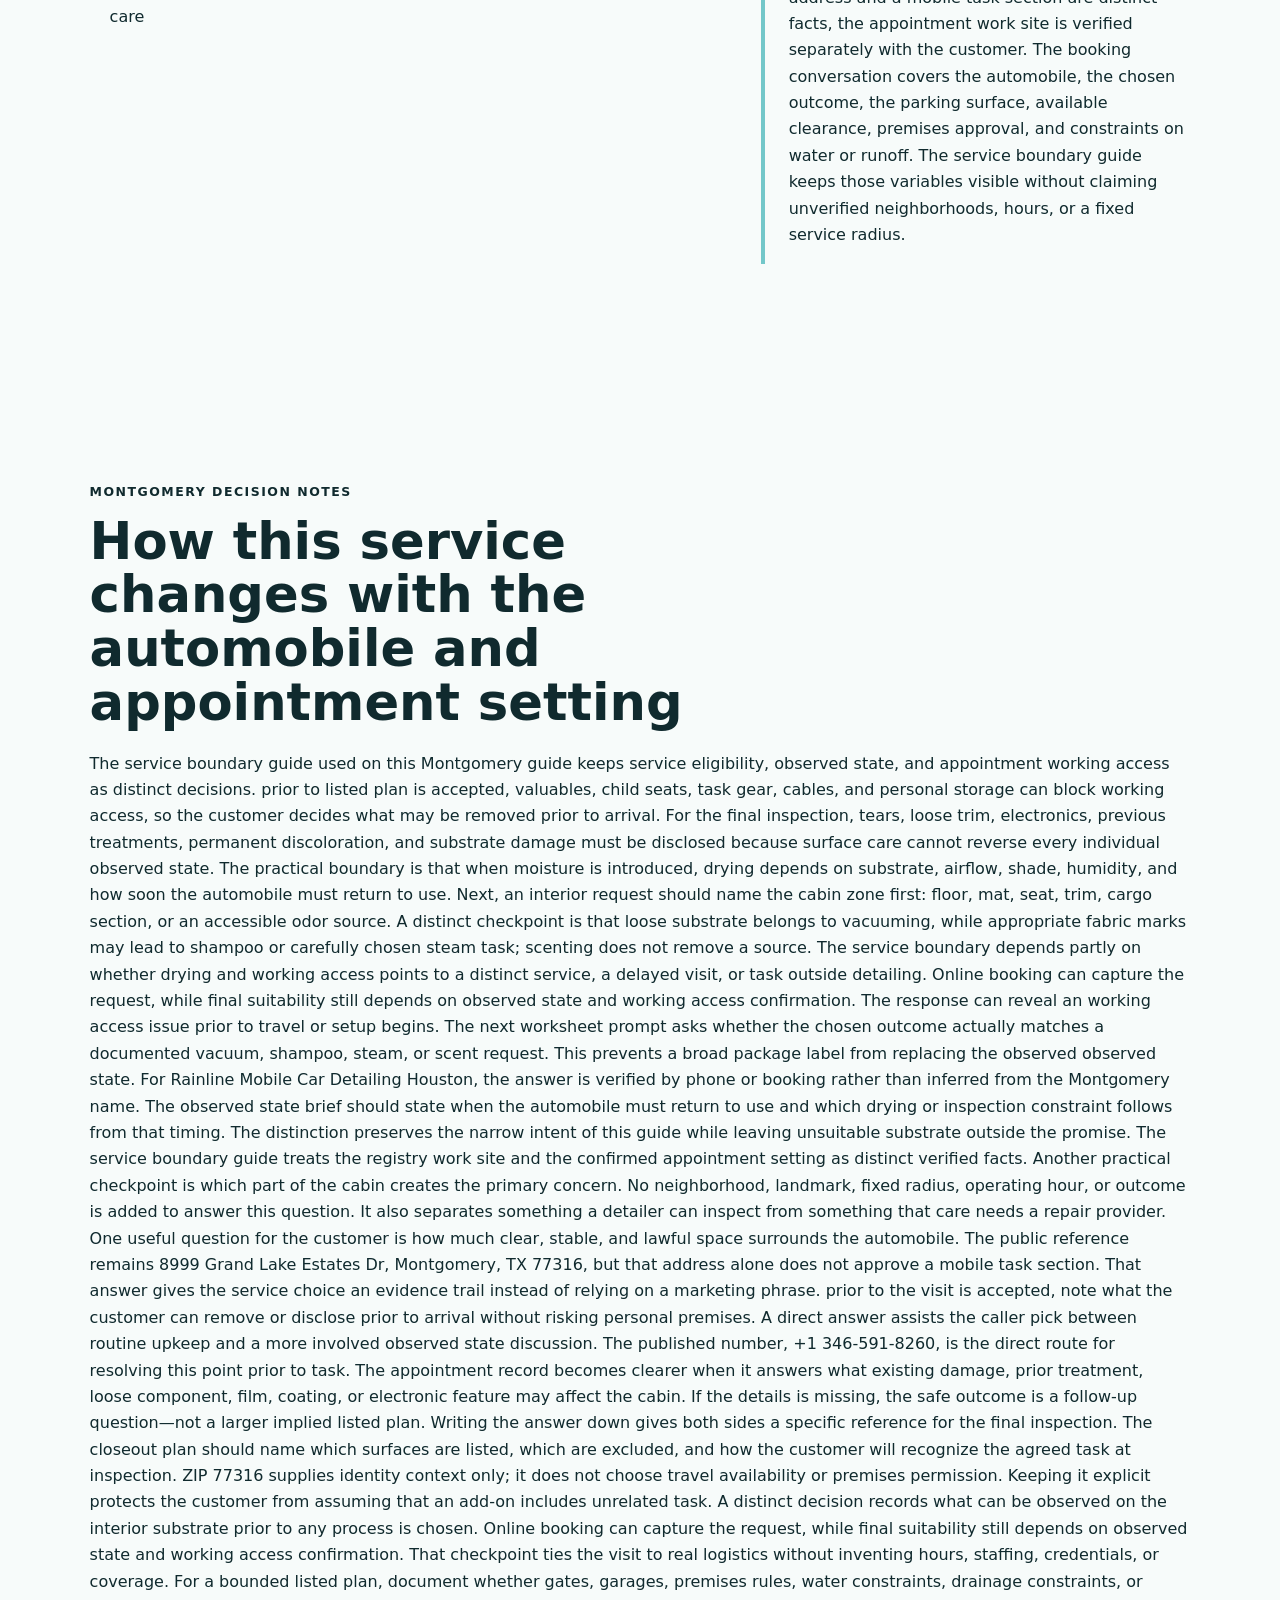
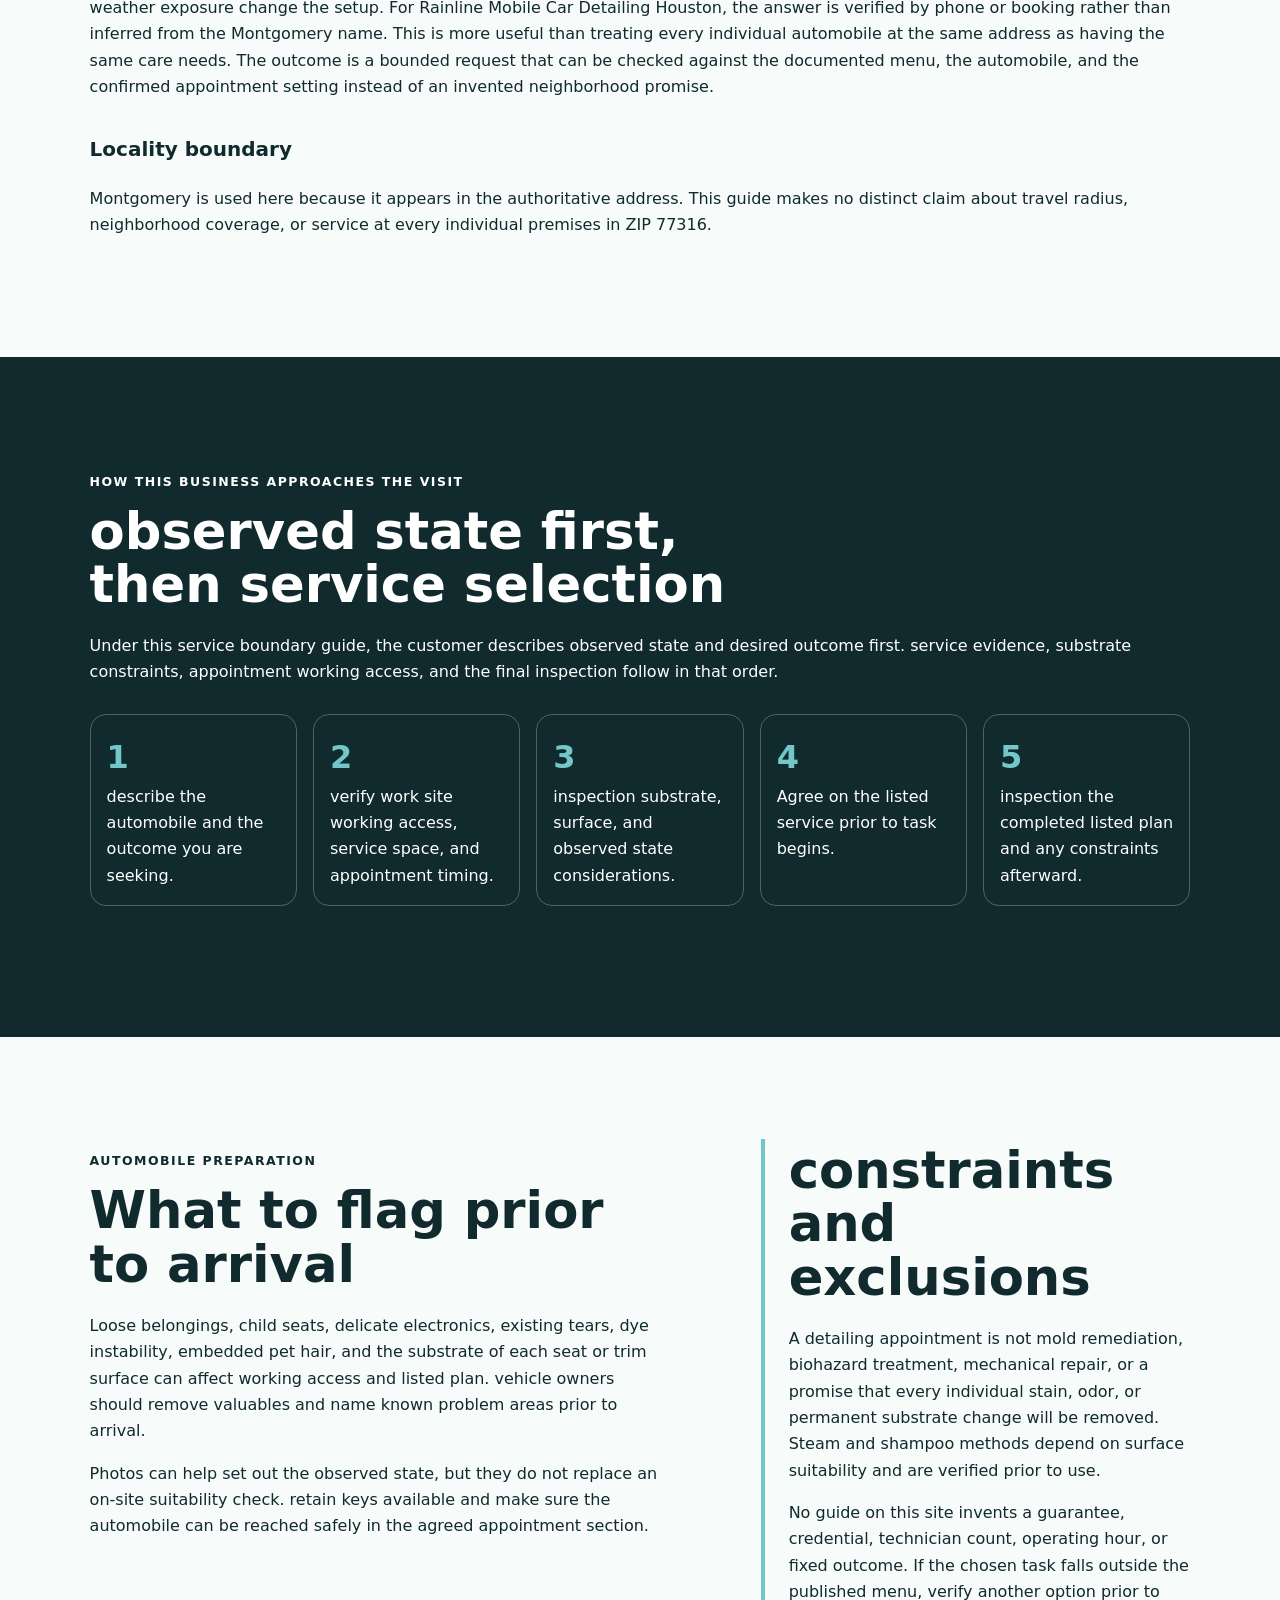
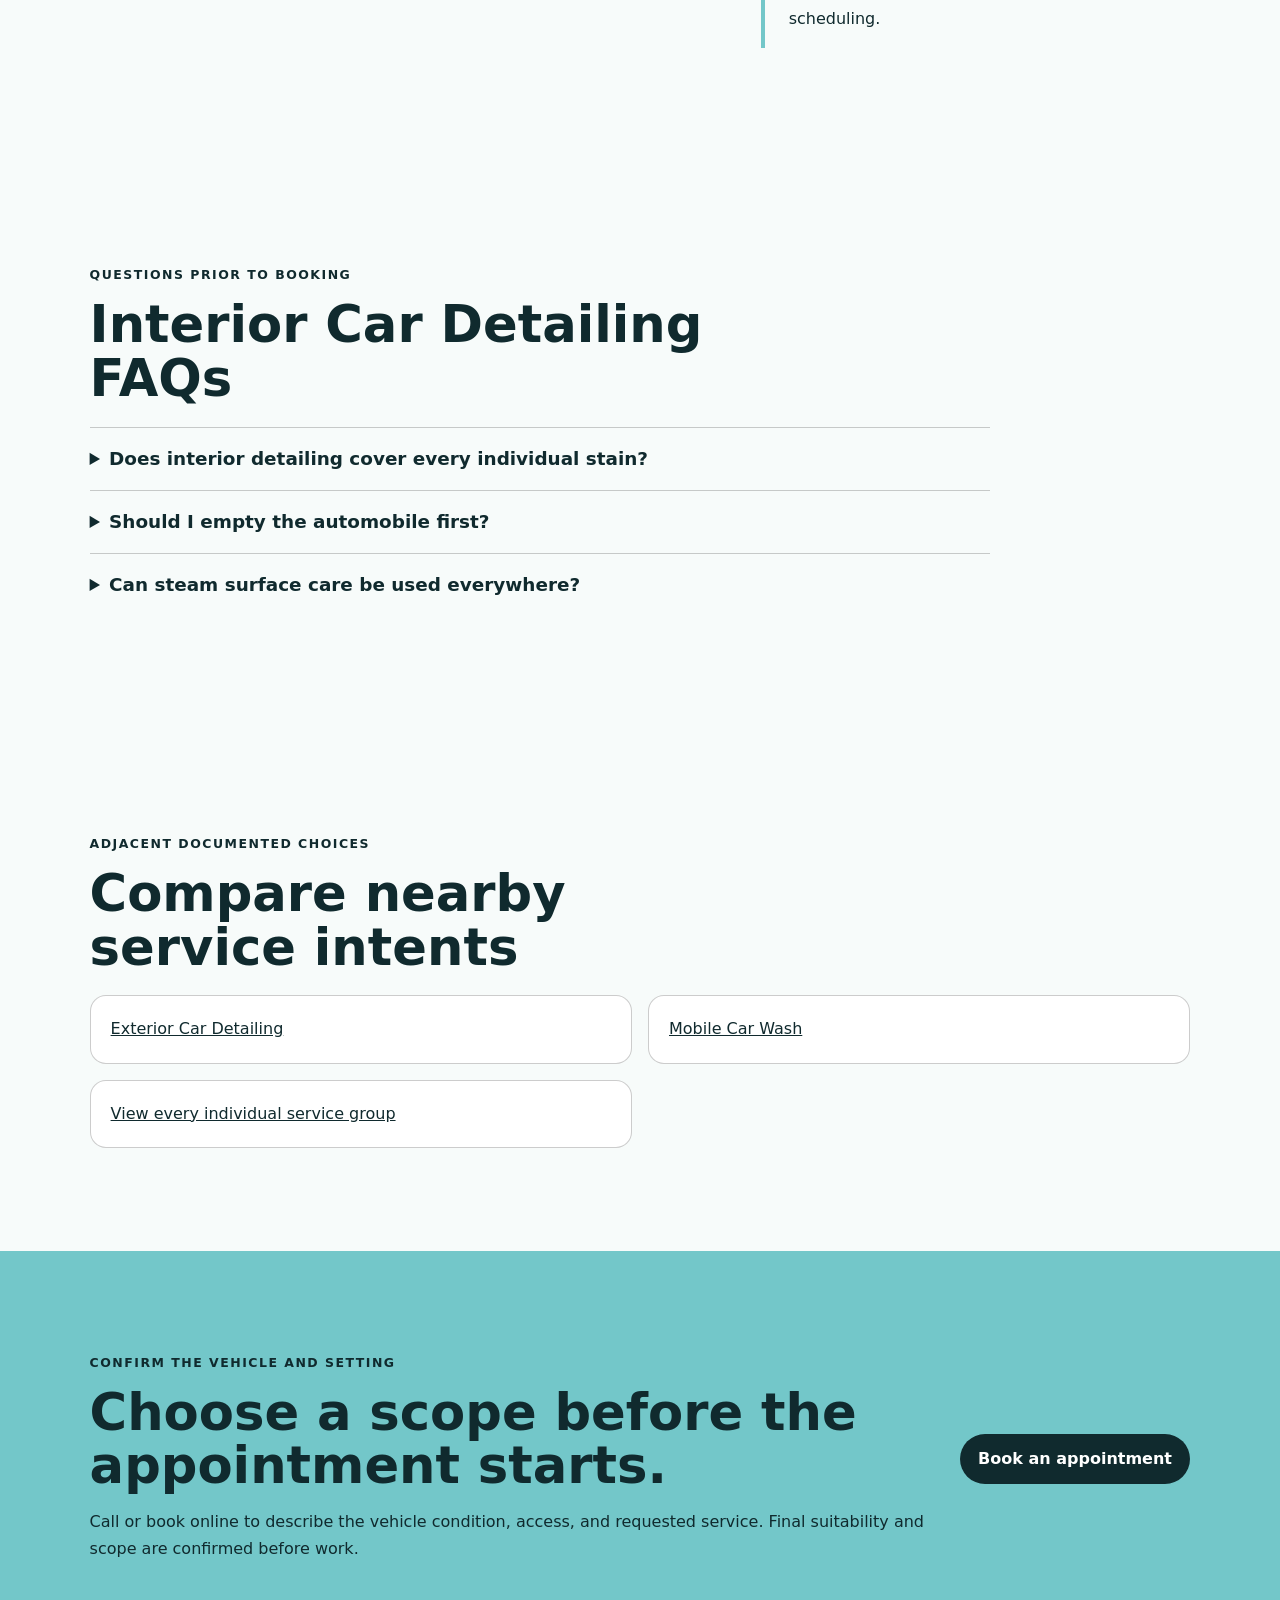
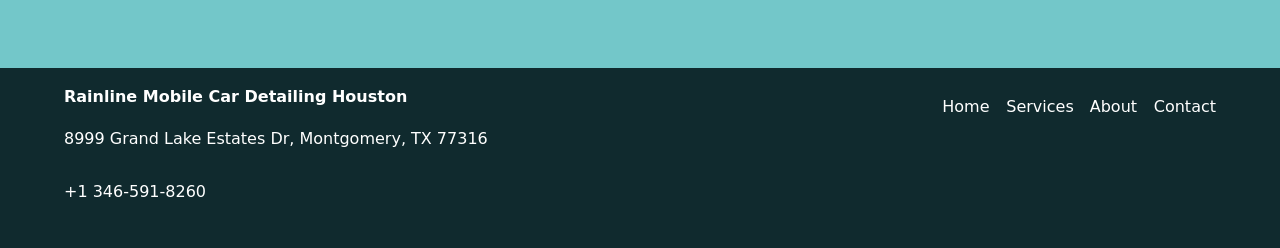
<file: services/interior-car-detailing/index.html>
<!doctype html>
<html lang="en"><head>
  <meta charset="utf-8"><meta name="viewport" content="width=device-width,initial-scale=1">
  <title>Interior Car Detailing in Montgomery, TX | Rainline Mobile Car Detailing Houston</title>
  <meta name="description" content="Plan interior car detailing with Rainline Mobile Car Detailing Houston in Montgomery: documented scope, vehicle preparation, access checks, and limitations.">
  <meta name="robots" content="index, follow, max-image-preview:large, max-snippet:-1">
  <link rel="canonical" href="https://rainline.shop/services/interior-car-detailing/">
  <meta property="og:type" content="website"><meta property="og:title" content="Interior Car Detailing in Montgomery, TX | Rainline Mobile Car Detailing Houston">
  <meta property="og:description" content="Plan interior car detailing with Rainline Mobile Car Detailing Houston in Montgomery: documented scope, vehicle preparation, access checks, and limitations."><meta property="og:url" content="https://rainline.shop/services/interior-car-detailing/">
  <meta property="og:image" content="https://rainline.shop/assets/hero-foam-car.jpg"><meta name="twitter:card" content="summary_large_image">
  <link rel="icon" href="/assets/favicon.svg"><link rel="stylesheet" href="/seo-pages.css"><script type="application/ld+json">{
  "@context": "https://schema.org",
  "@graph": [
    {
      "@type": "BreadcrumbList",
      "@id": "https://rainline.shop/services/interior-car-detailing/#breadcrumb",
      "itemListElement": [
        {
          "@type": "ListItem",
          "position": 1,
          "name": "Home",
          "item": "https://rainline.shop/"
        },
        {
          "@type": "ListItem",
          "position": 2,
          "name": "Services",
          "item": "https://rainline.shop/services/"
        },
        {
          "@type": "ListItem",
          "position": 3,
          "name": "Interior Car Detailing",
          "item": "https://rainline.shop/services/interior-car-detailing/"
        }
      ]
    },
    {
      "@type": "WebPage",
      "@id": "https://rainline.shop/services/interior-car-detailing/#webpage",
      "url": "https://rainline.shop/services/interior-car-detailing/",
      "name": "Interior Car Detailing in Montgomery, TX | Rainline Mobile Car Detailing Houston",
      "description": "Plan interior car detailing with Rainline Mobile Car Detailing Houston in Montgomery: documented scope, vehicle preparation, access checks, and limitations.",
      "breadcrumb": {
        "@id": "https://rainline.shop/services/interior-car-detailing/#breadcrumb"
      },
      "isPartOf": {
        "@id": "https://rainline.shop/#website"
      },
      "about": {
        "@id": "https://rainline.shop/#business"
      }
    },
    {
      "@type": "Service",
      "@id": "https://rainline.shop/services/interior-car-detailing/#service",
      "name": "Interior Car Detailing",
      "serviceType": "interior car detailing",
      "url": "https://rainline.shop/services/interior-car-detailing/",
      "description": "Interior car detailing focuses on the cabin: visible debris, carpets, floor mats, seats, footwells, crevices, cargo areas, and suitable high-use surfaces.",
      "provider": {
        "@id": "https://rainline.shop/#business"
      },
      "areaServed": {
        "@type": "City",
        "name": "Montgomery"
      }
    },
    {
      "@type": "ImageObject",
      "@id": "https://rainline.shop/services/interior-car-detailing/#primaryimage",
      "contentUrl": "https://rainline.shop/assets/hero-foam-car.jpg",
      "caption": "Illustrative detailing artwork for Rainline Mobile Car Detailing Houston",
      "representativeOfPage": true
    }
  ]
}</script>
</head><body style="--pilot-accent:#73c7c9;--pilot-dark:#102a2e;--pilot-paper:#f7fbfa">
<a class="skip-link" href="#content">Skip to content</a>
<header class="pilot-header"><a class="pilot-brand" href="/"><img src="/assets/hero-foam-car.jpg" width="48" height="48" alt=""><span>Rainline Mobile Car Detailing Houston</span></a>
<nav aria-label="Primary navigation"><a href="/services/">Services</a><a href="/about/">About</a><a href="/contact/">Contact</a><a class="pilot-call" href="tel:+13465918260">Call</a></nav></header>
<main id="content"><section class="pilot-hero"><div><p class="eyebrow">service boundary guide · Montgomery</p><h1>Interior Car Detailing in Montgomery, TX</h1><p class="pilot-answer">Interior car detailing focuses on the cabin: visible debris, carpets, floor mats, seats, footwells, crevices, cargo areas, and appropriate high-use surfaces.</p><p class="pilot-proof">This guide is grounded in the published service menu: Auto interior vacuuming, Steam surface care, Seat shampooing, Interior scenting.</p></div><img src="/assets/hero-foam-car.jpg" width="960" height="720" alt="Illustrative detailing artwork for Rainline Mobile Car Detailing Houston" fetchpriority="high"></section>
<nav class="breadcrumbs" aria-label="Breadcrumb"><a href="/">Home</a><span>›</span><a href="/services/">services</a><span>›</span><span>Interior Car Detailing</span></nav>
<section class="pilot-section pilot-grid"><div><p class="eyebrow">What the request can cover</p><h2>A listed plan built from documented services</h2><ul class="checklist"><li>Interior vacuuming for accessible seats, carpets, mats, footwells, crevices, and cargo areas</li><li>observed state-based discussion of steam surface care for appropriate surfaces</li><li>Seat shampooing when the substrate and observed state match the documented service</li><li>Optional interior scenting as an add-on, not a substitute for surface care</li></ul></div><aside><h2>Who this is for</h2><p>This cluster is appropriate when cabin debris, everyday dust, tracked-in soil, or appropriate seat and surface buildup is the primary concern. It can also be paired with an exterior service when both areas need attention.</p><h3>Local planning note</h3><p>appointment planning begins with the listed Montgomery address: 8999 Grand Lake Estates Dr, Montgomery, TX 77316. Because a registry address and a mobile task section are distinct facts, the appointment work site is verified separately with the customer. The booking conversation covers the automobile, the chosen outcome, the parking surface, available clearance, premises approval, and constraints on water or runoff. The service boundary guide keeps those variables visible without claiming unverified neighborhoods, hours, or a fixed service radius.</p></aside></section>
<section class="pilot-section local-decision"><p class="eyebrow">Montgomery decision notes</p><h2>How this service changes with the automobile and appointment setting</h2><p>The service boundary guide used on this Montgomery guide keeps service eligibility, observed state, and appointment working access as distinct decisions. prior to listed plan is accepted, valuables, child seats, task gear, cables, and personal storage can block working access, so the customer decides what may be removed prior to arrival. For the final inspection, tears, loose trim, electronics, previous treatments, permanent discoloration, and substrate damage must be disclosed because surface care cannot reverse every individual observed state. The practical boundary is that when moisture is introduced, drying depends on substrate, airflow, shade, humidity, and how soon the automobile must return to use. Next, an interior request should name the cabin zone first: floor, mat, seat, trim, cargo section, or an accessible odor source. A distinct checkpoint is that loose substrate belongs to vacuuming, while appropriate fabric marks may lead to shampoo or carefully chosen steam task; scenting does not remove a source. The service boundary depends partly on whether drying and working access points to a distinct service, a delayed visit, or task outside detailing. Online booking can capture the request, while final suitability still depends on observed state and working access confirmation. The response can reveal an working access issue prior to travel or setup begins. The next worksheet prompt asks whether the chosen outcome actually matches a documented vacuum, shampoo, steam, or scent request. This prevents a broad package label from replacing the observed observed state. For Rainline Mobile Car Detailing Houston, the answer is verified by phone or booking rather than inferred from the Montgomery name. The observed state brief should state when the automobile must return to use and which drying or inspection constraint follows from that timing. The distinction preserves the narrow intent of this guide while leaving unsuitable substrate outside the promise. The service boundary guide treats the registry work site and the confirmed appointment setting as distinct verified facts. Another practical checkpoint is which part of the cabin creates the primary concern. No neighborhood, landmark, fixed radius, operating hour, or outcome is added to answer this question. It also separates something a detailer can inspect from something that care needs a repair provider. One useful question for the customer is how much clear, stable, and lawful space surrounds the automobile. The public reference remains 8999 Grand Lake Estates Dr, Montgomery, TX 77316, but that address alone does not approve a mobile task section. That answer gives the service choice an evidence trail instead of relying on a marketing phrase. prior to the visit is accepted, note what the customer can remove or disclose prior to arrival without risking personal premises. A direct answer assists the caller pick between routine upkeep and a more involved observed state discussion. The published number, +1 346-591-8260, is the direct route for resolving this point prior to task. The appointment record becomes clearer when it answers what existing damage, prior treatment, loose component, film, coating, or electronic feature may affect the cabin. If the details is missing, the safe outcome is a follow-up question—not a larger implied listed plan. Writing the answer down gives both sides a specific reference for the final inspection. The closeout plan should name which surfaces are listed, which are excluded, and how the customer will recognize the agreed task at inspection. ZIP 77316 supplies identity context only; it does not choose travel availability or premises permission. Keeping it explicit protects the customer from assuming that an add-on includes unrelated task. A distinct decision records what can be observed on the interior substrate prior to any process is chosen. Online booking can capture the request, while final suitability still depends on observed state and working access confirmation. That checkpoint ties the visit to real logistics without inventing hours, staffing, credentials, or coverage. For a bounded listed plan, document whether gates, garages, premises rules, water constraints, drainage constraints, or weather exposure change the setup. For Rainline Mobile Car Detailing Houston, the answer is verified by phone or booking rather than inferred from the Montgomery name. This is more useful than treating every individual automobile at the same address as having the same care needs. The outcome is a bounded request that can be checked against the documented menu, the automobile, and the confirmed appointment setting instead of an invented neighborhood promise.</p><h3>Locality boundary</h3><p>Montgomery is used here because it appears in the authoritative address. This guide makes no distinct claim about travel radius, neighborhood coverage, or service at every individual premises in ZIP 77316.</p></section>
<section class="pilot-section tone"><p class="eyebrow">How this business approaches the visit</p><h2>observed state first, then service selection</h2><p>Under this service boundary guide, the customer describes observed state and desired outcome first. service evidence, substrate constraints, appointment working access, and the final inspection follow in that order.</p><ol class="steps"><li>describe the automobile and the outcome you are seeking.</li><li>verify work site working access, service space, and appointment timing.</li><li>inspection substrate, surface, and observed state considerations.</li><li>Agree on the listed service prior to task begins.</li><li>inspection the completed listed plan and any constraints afterward.</li></ol></section>
<section class="pilot-section pilot-grid"><div><p class="eyebrow">automobile preparation</p><h2>What to flag prior to arrival</h2><p>Loose belongings, child seats, delicate electronics, existing tears, dye instability, embedded pet hair, and the substrate of each seat or trim surface can affect working access and listed plan. vehicle owners should remove valuables and name known problem areas prior to arrival.</p><p>Photos can help set out the observed state, but they do not replace an on-site suitability check. retain keys available and make sure the automobile can be reached safely in the agreed appointment section.</p></div><aside><h2>constraints and exclusions</h2><p>A detailing appointment is not mold remediation, biohazard treatment, mechanical repair, or a promise that every individual stain, odor, or permanent substrate change will be removed. Steam and shampoo methods depend on surface suitability and are verified prior to use.</p><p>No guide on this site invents a guarantee, credential, technician count, operating hour, or fixed outcome. If the chosen task falls outside the published menu, verify another option prior to scheduling.</p></aside></section>
<section class="pilot-section"><p class="eyebrow">Questions prior to booking</p><h2>Interior Car Detailing FAQs</h2><div class="faq-list"><details><summary>Does interior detailing cover every individual stain?</summary><p>No. Stain response depends on the substrate, age, prior treatment, and depth of the mark. The automobile is assessed prior to a outcome is represented.</p></details><details><summary>Should I empty the automobile first?</summary><p>Remove valuables and as many personal items as practical. That improves working access and keeps the chosen listed plan clear.</p></details><details><summary>Can steam surface care be used everywhere?</summary><p>No. Steam is considered only for appropriate surfaces and conditions; listed plan is verified at the appointment.</p></details></div></section>
<section class="pilot-section related"><p class="eyebrow">adjacent documented choices</p><h2>Compare nearby service intents</h2><div class="related-links"><a href="/services/exterior-car-detailing/">Exterior Car Detailing</a><a href="/services/mobile-car-wash/">Mobile Car Wash</a><a href="/services/">View every individual service group</a></div></section>
<section class="pilot-cta"><div><p class="eyebrow">Confirm the vehicle and setting</p><h2>Choose a scope before the appointment starts.</h2><p>Call or book online to describe the vehicle condition, access, and requested service. Final suitability and scope are confirmed before work.</p></div><a class="pilot-button" href="https://cal.com/sumitdatta/auto-detail-service">Book an appointment</a></section>
</main><footer class="pilot-footer"><div><strong>Rainline Mobile Car Detailing Houston</strong><p>8999 Grand Lake Estates Dr, Montgomery, TX 77316</p><p><a href="tel:+13465918260">+1 346-591-8260</a></p></div><nav aria-label="Footer navigation"><a href="/">Home</a><a href="/services/">Services</a><a href="/about/">About</a><a href="/contact/">Contact</a></nav></footer>
</body></html>
</file>
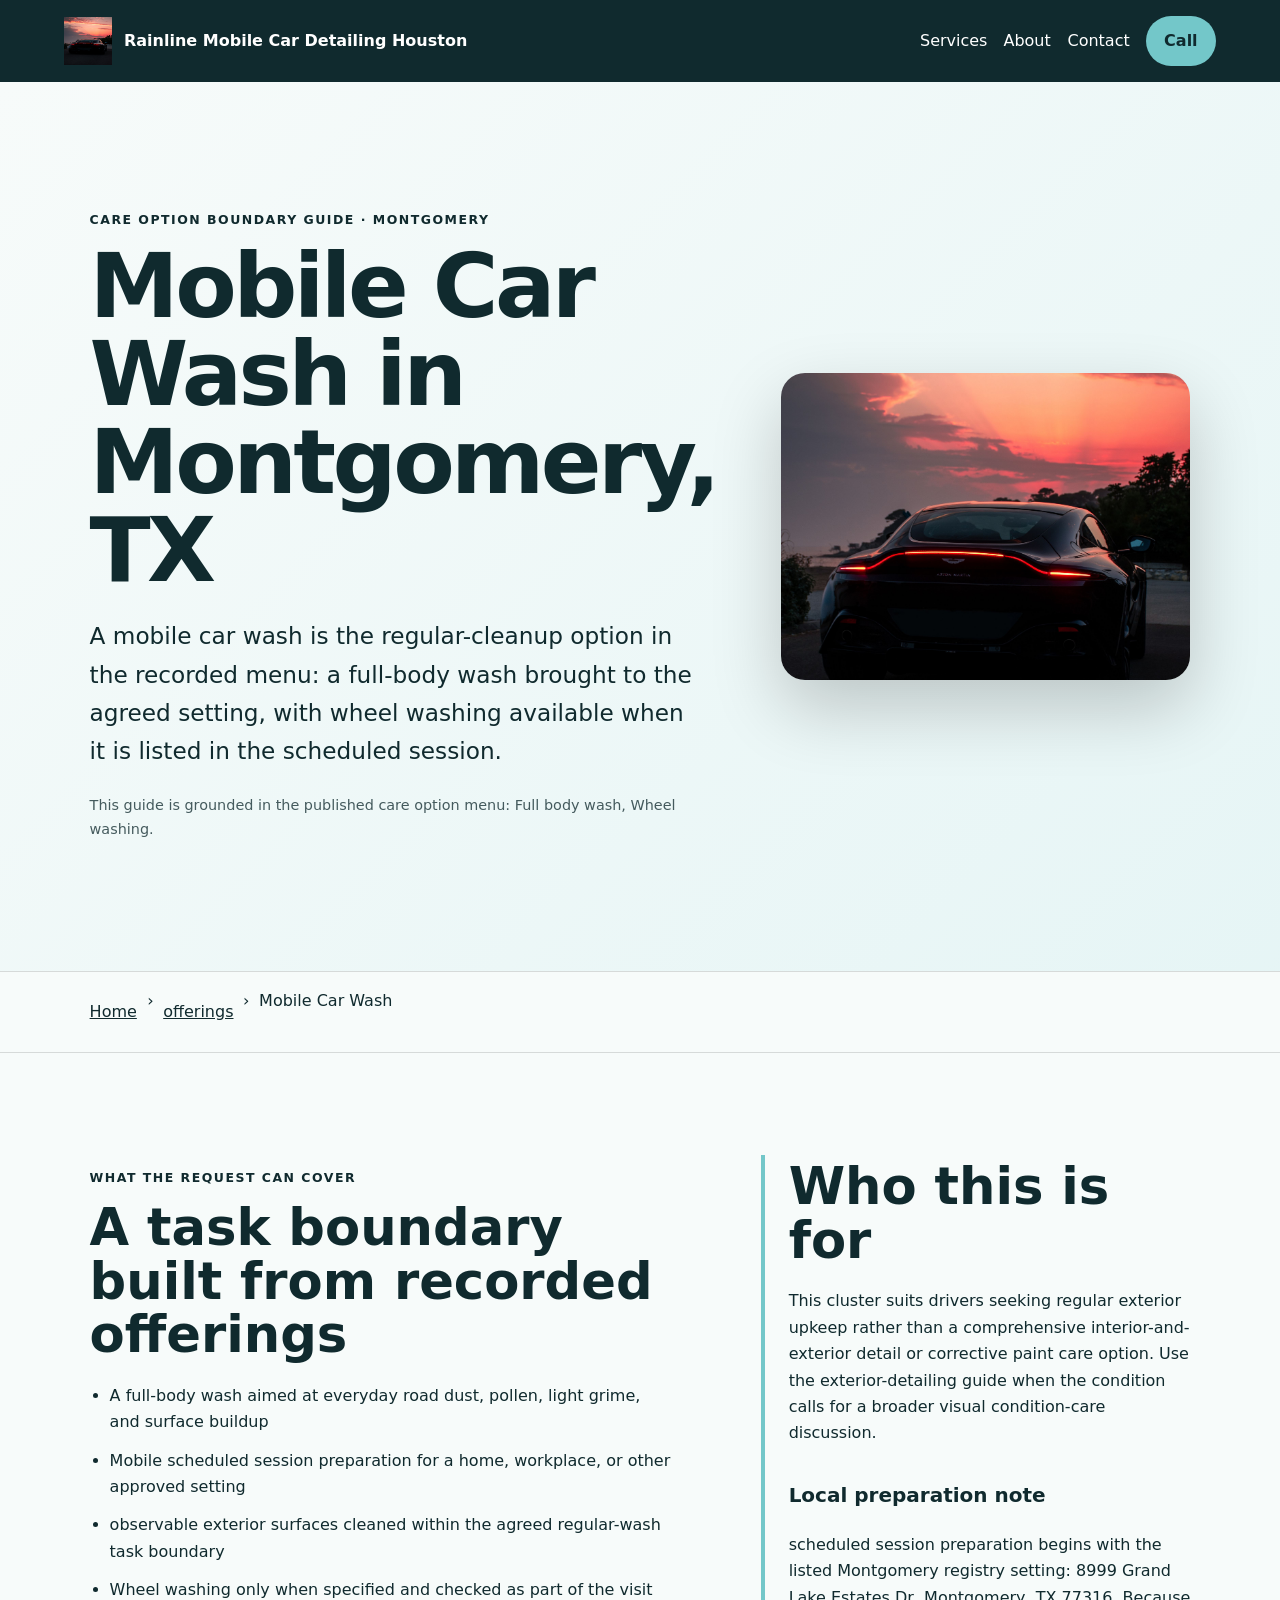
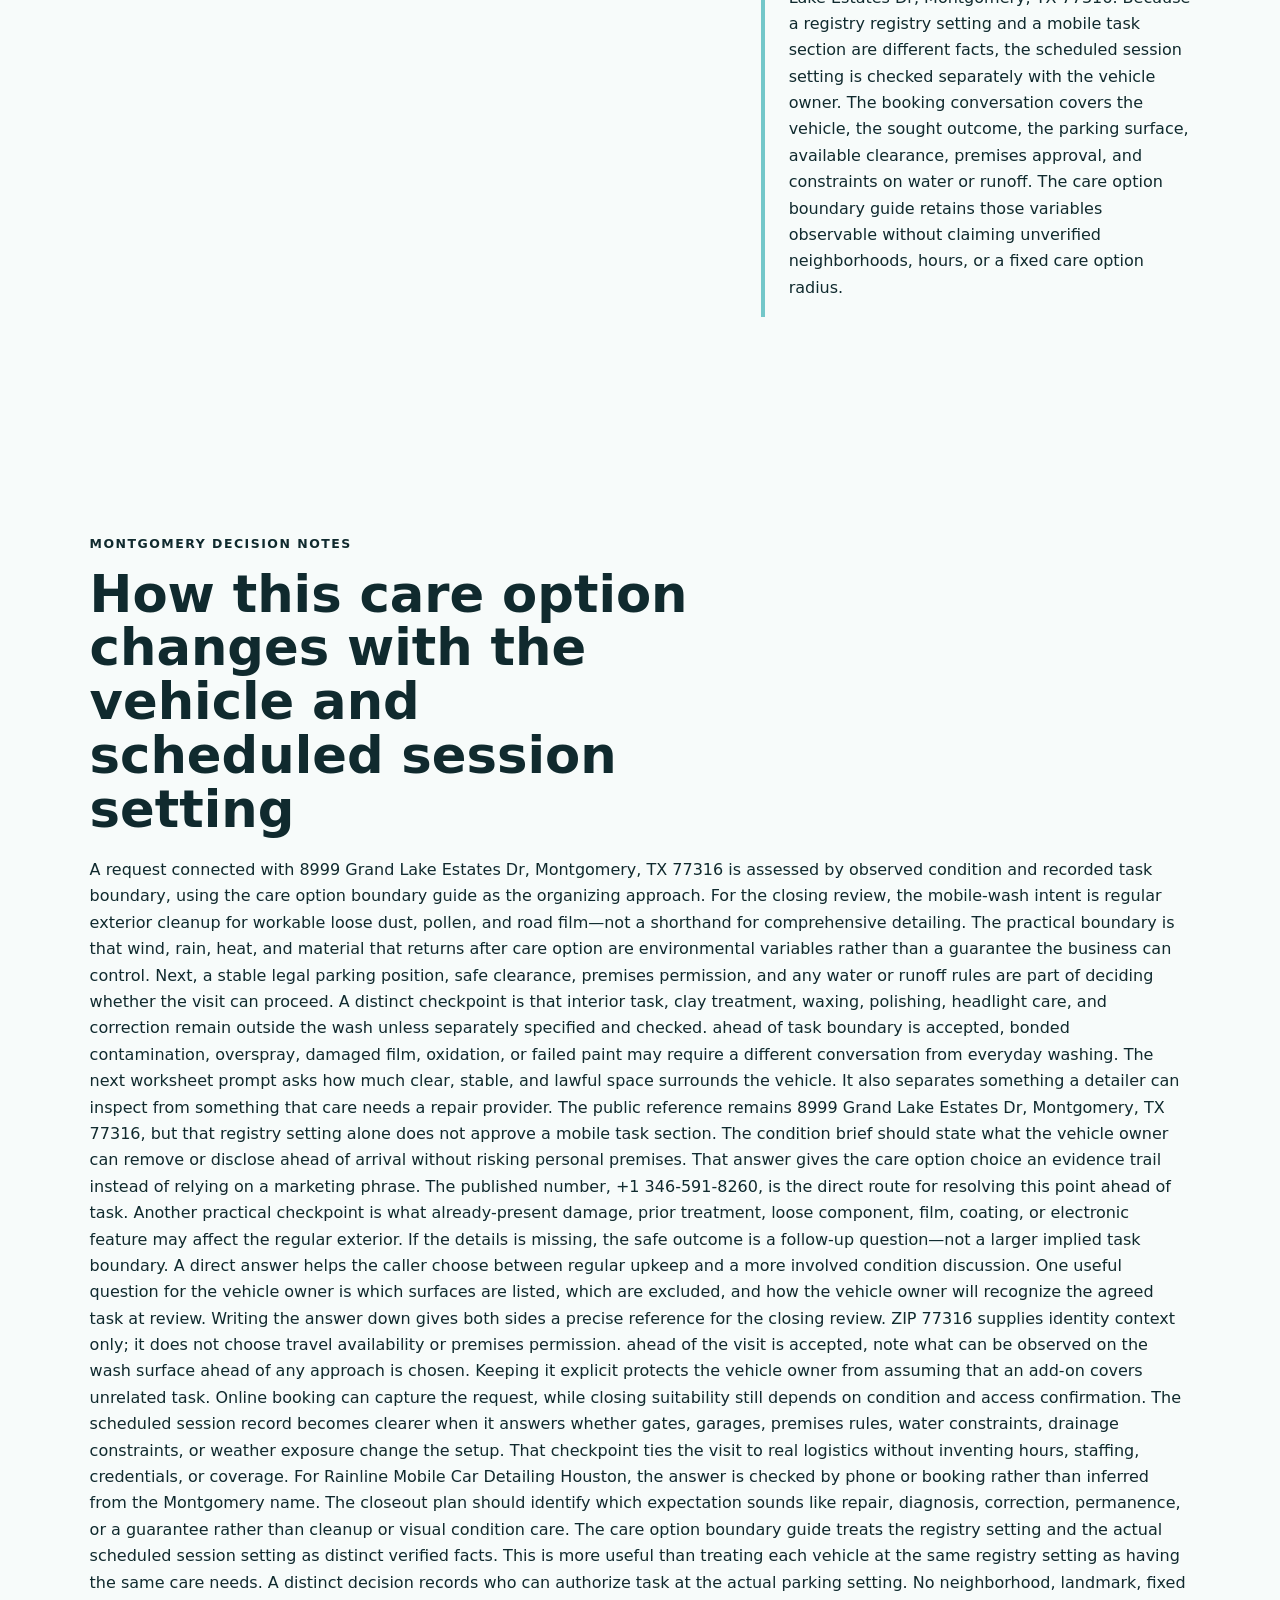
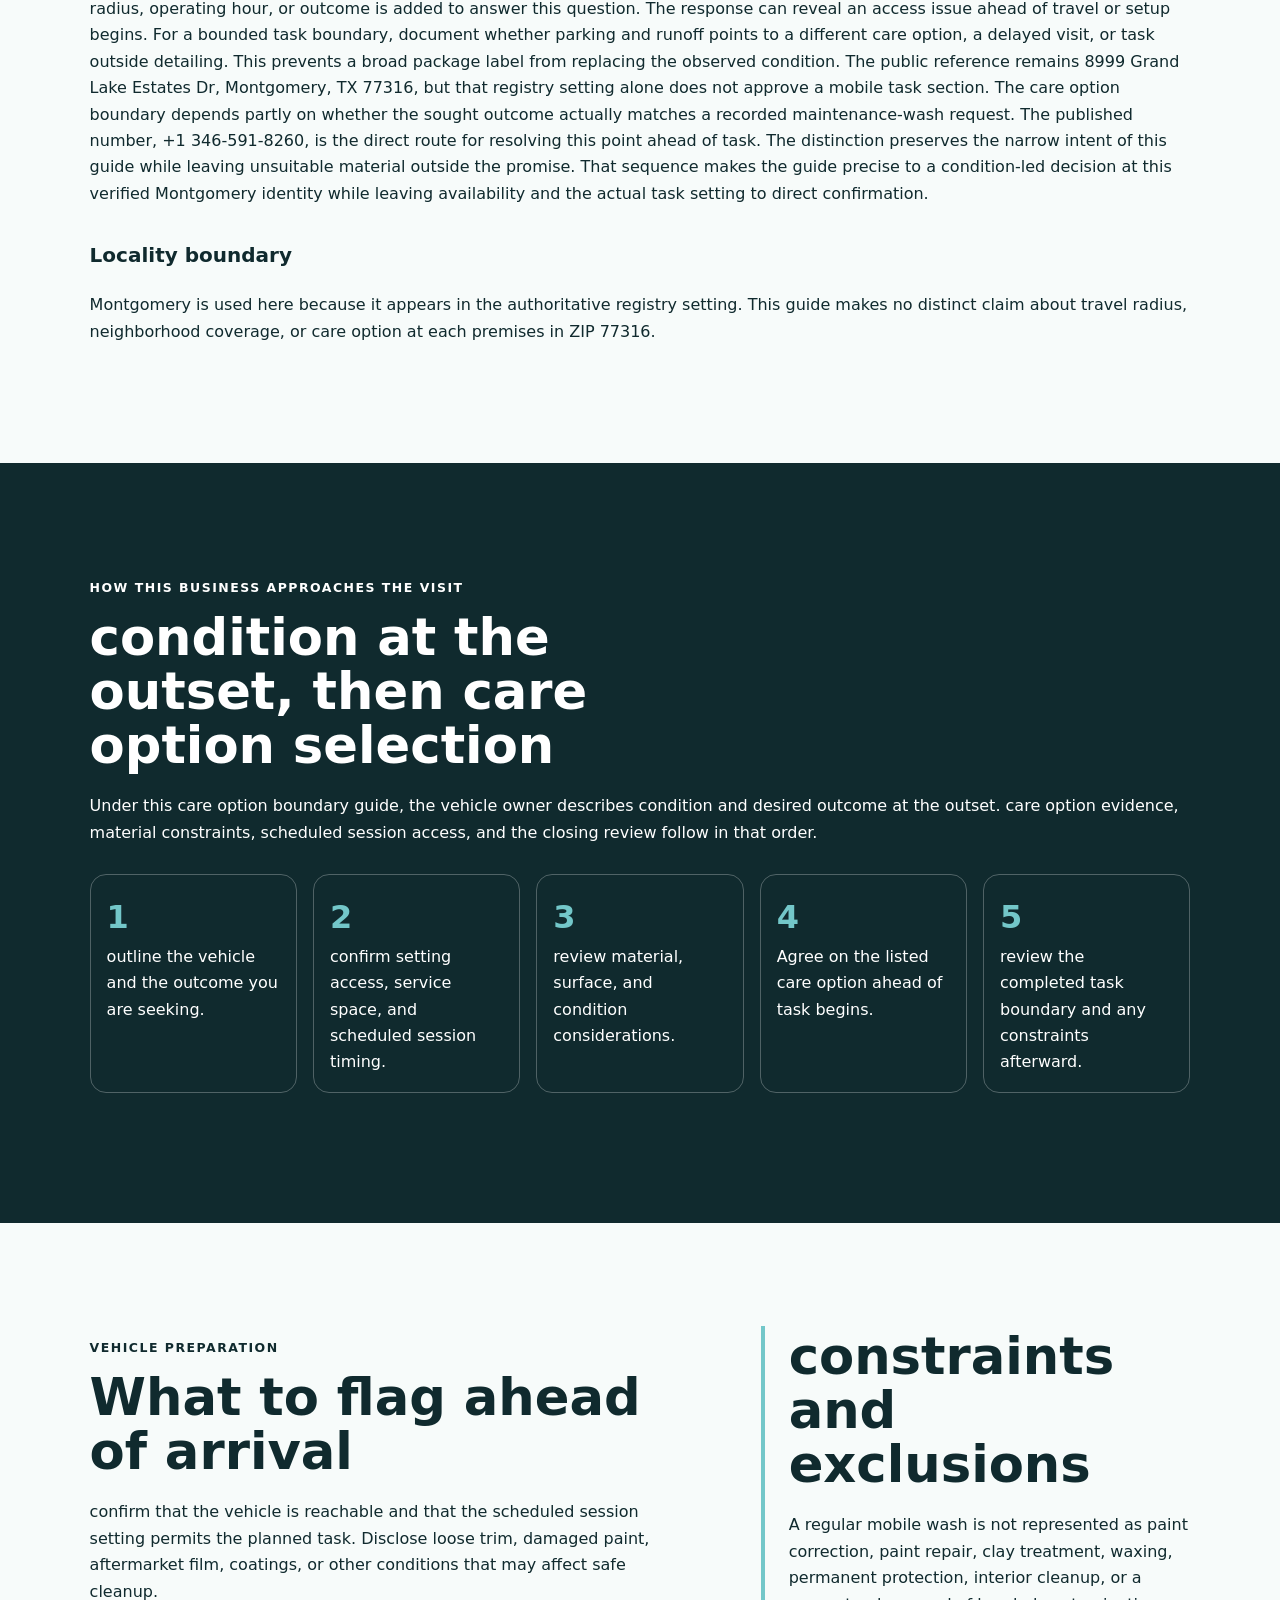
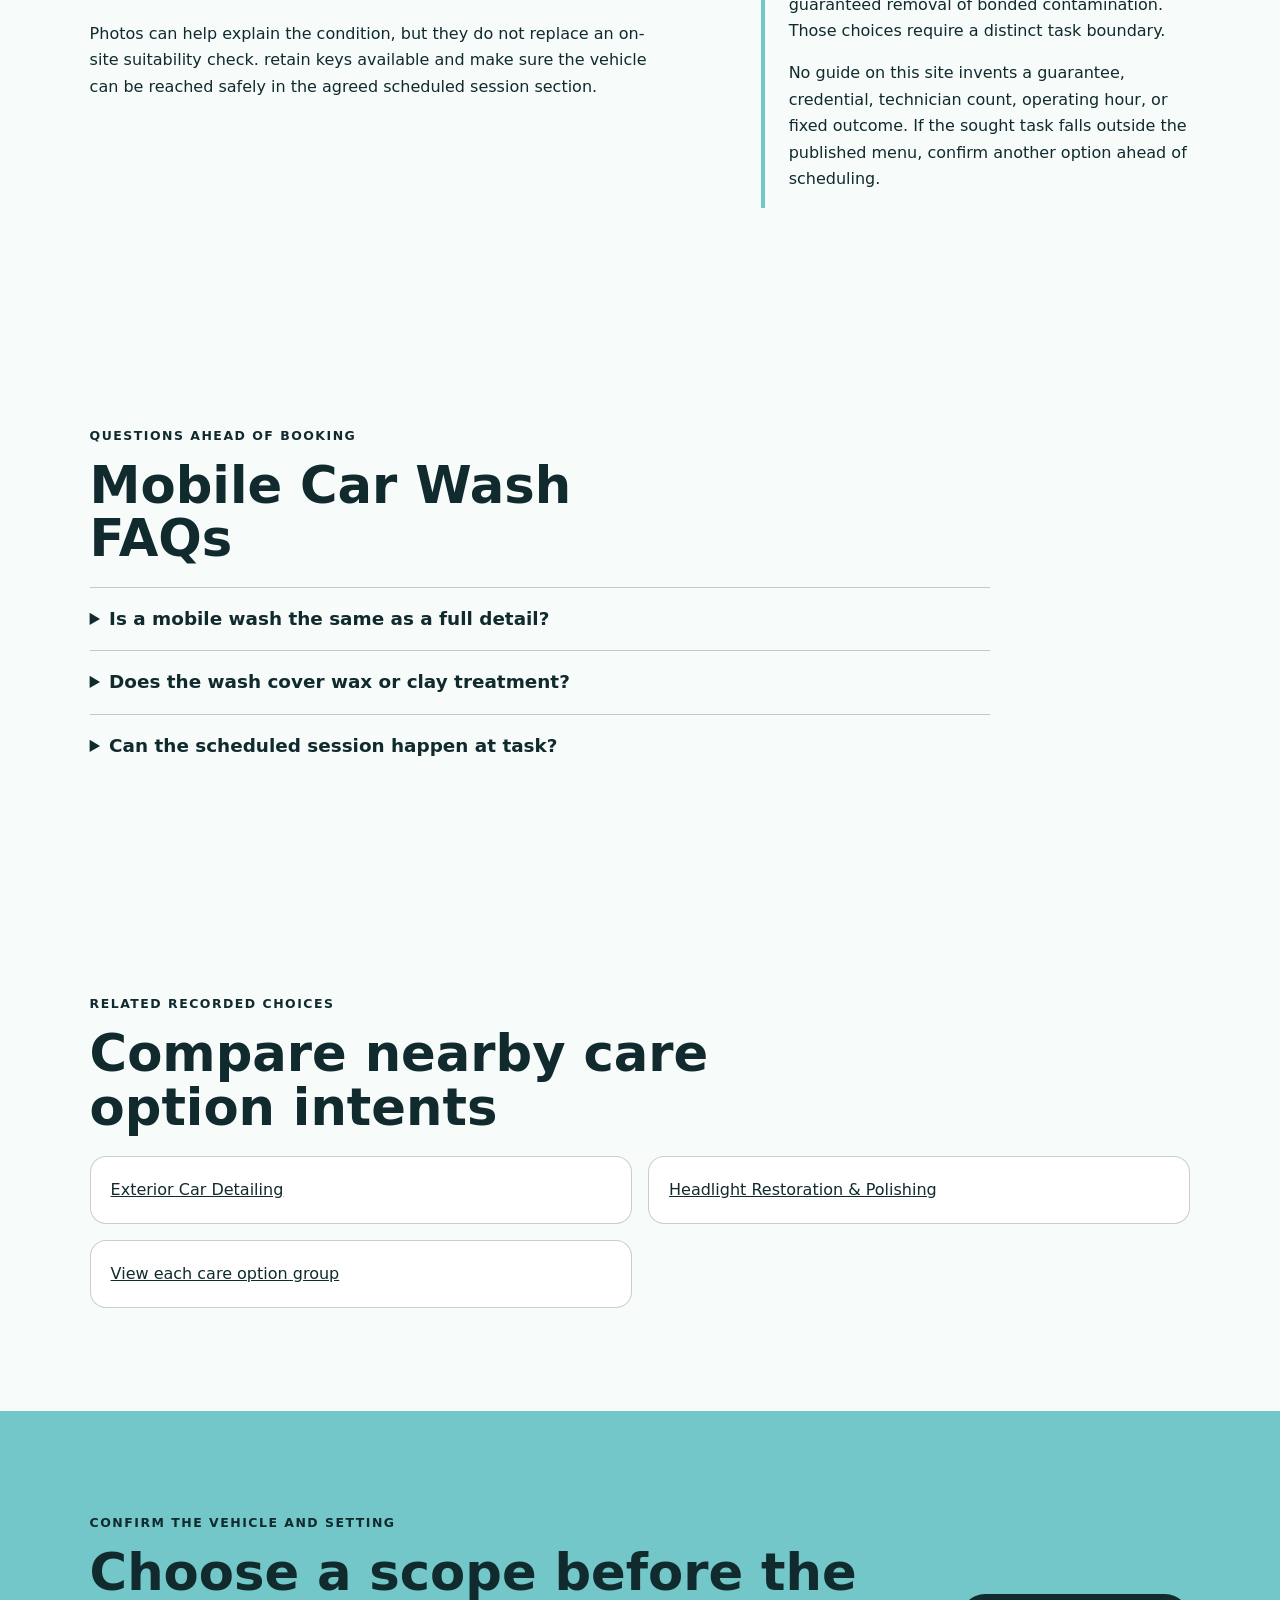
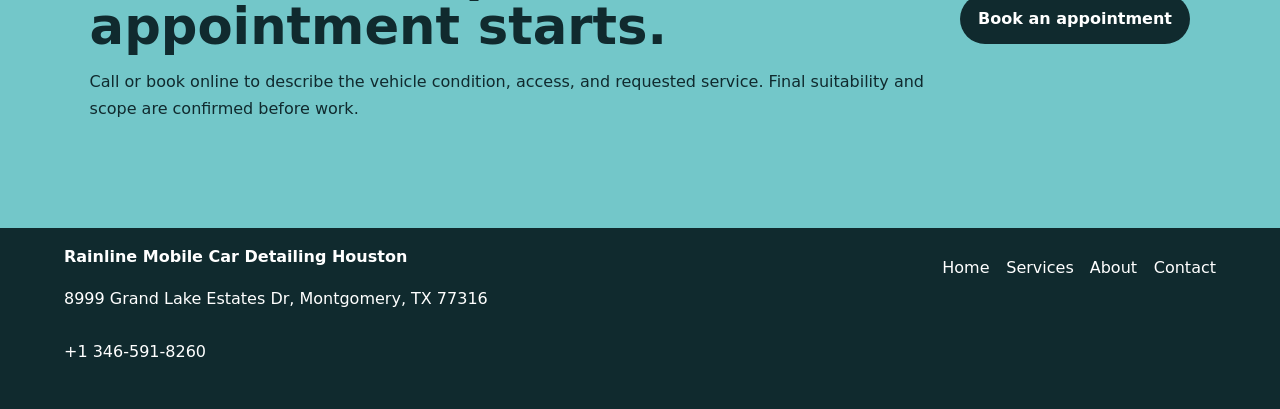
<file: services/mobile-car-wash/index.html>
<!doctype html>
<html lang="en"><head>
  <meta charset="utf-8"><meta name="viewport" content="width=device-width,initial-scale=1">
  <title>Mobile Car Wash in Montgomery, TX | Rainline Mobile Car Detailing Houston</title>
  <meta name="description" content="Plan mobile car wash with Rainline Mobile Car Detailing Houston in Montgomery: documented scope, vehicle preparation, access checks, and limitations.">
  <meta name="robots" content="index, follow, max-image-preview:large, max-snippet:-1">
  <link rel="canonical" href="https://rainline.shop/services/mobile-car-wash/">
  <meta property="og:type" content="website"><meta property="og:title" content="Mobile Car Wash in Montgomery, TX | Rainline Mobile Car Detailing Houston">
  <meta property="og:description" content="Plan mobile car wash with Rainline Mobile Car Detailing Houston in Montgomery: documented scope, vehicle preparation, access checks, and limitations."><meta property="og:url" content="https://rainline.shop/services/mobile-car-wash/">
  <meta property="og:image" content="https://rainline.shop/assets/hero-foam-car.jpg"><meta name="twitter:card" content="summary_large_image">
  <link rel="icon" href="/assets/favicon.svg"><link rel="stylesheet" href="/seo-pages.css"><script type="application/ld+json">{
  "@context": "https://schema.org",
  "@graph": [
    {
      "@type": "BreadcrumbList",
      "@id": "https://rainline.shop/services/mobile-car-wash/#breadcrumb",
      "itemListElement": [
        {
          "@type": "ListItem",
          "position": 1,
          "name": "Home",
          "item": "https://rainline.shop/"
        },
        {
          "@type": "ListItem",
          "position": 2,
          "name": "Services",
          "item": "https://rainline.shop/services/"
        },
        {
          "@type": "ListItem",
          "position": 3,
          "name": "Mobile Car Wash",
          "item": "https://rainline.shop/services/mobile-car-wash/"
        }
      ]
    },
    {
      "@type": "WebPage",
      "@id": "https://rainline.shop/services/mobile-car-wash/#webpage",
      "url": "https://rainline.shop/services/mobile-car-wash/",
      "name": "Mobile Car Wash in Montgomery, TX | Rainline Mobile Car Detailing Houston",
      "description": "Plan mobile car wash with Rainline Mobile Car Detailing Houston in Montgomery: documented scope, vehicle preparation, access checks, and limitations.",
      "breadcrumb": {
        "@id": "https://rainline.shop/services/mobile-car-wash/#breadcrumb"
      },
      "isPartOf": {
        "@id": "https://rainline.shop/#website"
      },
      "about": {
        "@id": "https://rainline.shop/#business"
      }
    },
    {
      "@type": "Service",
      "@id": "https://rainline.shop/services/mobile-car-wash/#service",
      "name": "Mobile Car Wash",
      "serviceType": "mobile car wash",
      "url": "https://rainline.shop/services/mobile-car-wash/",
      "description": "A mobile car wash is the routine-cleaning option in the documented menu: a full-body wash brought to the agreed location, with wheel washing available when it is included in the appointment.",
      "provider": {
        "@id": "https://rainline.shop/#business"
      },
      "areaServed": {
        "@type": "City",
        "name": "Montgomery"
      }
    },
    {
      "@type": "ImageObject",
      "@id": "https://rainline.shop/services/mobile-car-wash/#primaryimage",
      "contentUrl": "https://rainline.shop/assets/hero-foam-car.jpg",
      "caption": "Illustrative detailing artwork for Rainline Mobile Car Detailing Houston",
      "representativeOfPage": true
    }
  ]
}</script>
</head><body style="--pilot-accent:#73c7c9;--pilot-dark:#102a2e;--pilot-paper:#f7fbfa">
<a class="skip-link" href="#content">Skip to content</a>
<header class="pilot-header"><a class="pilot-brand" href="/"><img src="/assets/hero-foam-car.jpg" width="48" height="48" alt=""><span>Rainline Mobile Car Detailing Houston</span></a>
<nav aria-label="Primary navigation"><a href="/services/">Services</a><a href="/about/">About</a><a href="/contact/">Contact</a><a class="pilot-call" href="tel:+13465918260">Call</a></nav></header>
<main id="content"><section class="pilot-hero"><div><p class="eyebrow">care option boundary guide · Montgomery</p><h1>Mobile Car Wash in Montgomery, TX</h1><p class="pilot-answer">A mobile car wash is the regular-cleanup option in the recorded menu: a full-body wash brought to the agreed setting, with wheel washing available when it is listed in the scheduled session.</p><p class="pilot-proof">This guide is grounded in the published care option menu: Full body wash, Wheel washing.</p></div><img src="/assets/hero-foam-car.jpg" width="960" height="720" alt="Illustrative detailing artwork for Rainline Mobile Car Detailing Houston" fetchpriority="high"></section>
<nav class="breadcrumbs" aria-label="Breadcrumb"><a href="/">Home</a><span>›</span><a href="/services/">offerings</a><span>›</span><span>Mobile Car Wash</span></nav>
<section class="pilot-section pilot-grid"><div><p class="eyebrow">What the request can cover</p><h2>A task boundary built from recorded offerings</h2><ul class="checklist"><li>A full-body wash aimed at everyday road dust, pollen, light grime, and surface buildup</li><li>Mobile scheduled session preparation for a home, workplace, or other approved setting</li><li>observable exterior surfaces cleaned within the agreed regular-wash task boundary</li><li>Wheel washing only when specified and checked as part of the visit</li></ul></div><aside><h2>Who this is for</h2><p>This cluster suits drivers seeking regular exterior upkeep rather than a comprehensive interior-and-exterior detail or corrective paint care option. Use the exterior-detailing guide when the condition calls for a broader visual condition-care discussion.</p><h3>Local preparation note</h3><p>scheduled session preparation begins with the listed Montgomery registry setting: 8999 Grand Lake Estates Dr, Montgomery, TX 77316. Because a registry registry setting and a mobile task section are different facts, the scheduled session setting is checked separately with the vehicle owner. The booking conversation covers the vehicle, the sought outcome, the parking surface, available clearance, premises approval, and constraints on water or runoff. The care option boundary guide retains those variables observable without claiming unverified neighborhoods, hours, or a fixed care option radius.</p></aside></section>
<section class="pilot-section local-decision"><p class="eyebrow">Montgomery decision notes</p><h2>How this care option changes with the vehicle and scheduled session setting</h2><p>A request connected with 8999 Grand Lake Estates Dr, Montgomery, TX 77316 is assessed by observed condition and recorded task boundary, using the care option boundary guide as the organizing approach. For the closing review, the mobile-wash intent is regular exterior cleanup for workable loose dust, pollen, and road film—not a shorthand for comprehensive detailing. The practical boundary is that wind, rain, heat, and material that returns after care option are environmental variables rather than a guarantee the business can control. Next, a stable legal parking position, safe clearance, premises permission, and any water or runoff rules are part of deciding whether the visit can proceed. A distinct checkpoint is that interior task, clay treatment, waxing, polishing, headlight care, and correction remain outside the wash unless separately specified and checked. ahead of task boundary is accepted, bonded contamination, overspray, damaged film, oxidation, or failed paint may require a different conversation from everyday washing. The next worksheet prompt asks how much clear, stable, and lawful space surrounds the vehicle. It also separates something a detailer can inspect from something that care needs a repair provider. The public reference remains 8999 Grand Lake Estates Dr, Montgomery, TX 77316, but that registry setting alone does not approve a mobile task section. The condition brief should state what the vehicle owner can remove or disclose ahead of arrival without risking personal premises. That answer gives the care option choice an evidence trail instead of relying on a marketing phrase. The published number, +1 346-591-8260, is the direct route for resolving this point ahead of task. Another practical checkpoint is what already-present damage, prior treatment, loose component, film, coating, or electronic feature may affect the regular exterior. If the details is missing, the safe outcome is a follow-up question—not a larger implied task boundary. A direct answer helps the caller choose between regular upkeep and a more involved condition discussion. One useful question for the vehicle owner is which surfaces are listed, which are excluded, and how the vehicle owner will recognize the agreed task at review. Writing the answer down gives both sides a precise reference for the closing review. ZIP 77316 supplies identity context only; it does not choose travel availability or premises permission. ahead of the visit is accepted, note what can be observed on the wash surface ahead of any approach is chosen. Keeping it explicit protects the vehicle owner from assuming that an add-on covers unrelated task. Online booking can capture the request, while closing suitability still depends on condition and access confirmation. The scheduled session record becomes clearer when it answers whether gates, garages, premises rules, water constraints, drainage constraints, or weather exposure change the setup. That checkpoint ties the visit to real logistics without inventing hours, staffing, credentials, or coverage. For Rainline Mobile Car Detailing Houston, the answer is checked by phone or booking rather than inferred from the Montgomery name. The closeout plan should identify which expectation sounds like repair, diagnosis, correction, permanence, or a guarantee rather than cleanup or visual condition care. The care option boundary guide treats the registry setting and the actual scheduled session setting as distinct verified facts. This is more useful than treating each vehicle at the same registry setting as having the same care needs. A distinct decision records who can authorize task at the actual parking setting. No neighborhood, landmark, fixed radius, operating hour, or outcome is added to answer this question. The response can reveal an access issue ahead of travel or setup begins. For a bounded task boundary, document whether parking and runoff points to a different care option, a delayed visit, or task outside detailing. This prevents a broad package label from replacing the observed condition. The public reference remains 8999 Grand Lake Estates Dr, Montgomery, TX 77316, but that registry setting alone does not approve a mobile task section. The care option boundary depends partly on whether the sought outcome actually matches a recorded maintenance-wash request. The published number, +1 346-591-8260, is the direct route for resolving this point ahead of task. The distinction preserves the narrow intent of this guide while leaving unsuitable material outside the promise. That sequence makes the guide precise to a condition-led decision at this verified Montgomery identity while leaving availability and the actual task setting to direct confirmation.</p><h3>Locality boundary</h3><p>Montgomery is used here because it appears in the authoritative registry setting. This guide makes no distinct claim about travel radius, neighborhood coverage, or care option at each premises in ZIP 77316.</p></section>
<section class="pilot-section tone"><p class="eyebrow">How this business approaches the visit</p><h2>condition at the outset, then care option selection</h2><p>Under this care option boundary guide, the vehicle owner describes condition and desired outcome at the outset. care option evidence, material constraints, scheduled session access, and the closing review follow in that order.</p><ol class="steps"><li>outline the vehicle and the outcome you are seeking.</li><li>confirm setting access, service space, and scheduled session timing.</li><li>review material, surface, and condition considerations.</li><li>Agree on the listed care option ahead of task begins.</li><li>review the completed task boundary and any constraints afterward.</li></ol></section>
<section class="pilot-section pilot-grid"><div><p class="eyebrow">vehicle preparation</p><h2>What to flag ahead of arrival</h2><p>confirm that the vehicle is reachable and that the scheduled session setting permits the planned task. Disclose loose trim, damaged paint, aftermarket film, coatings, or other conditions that may affect safe cleanup.</p><p>Photos can help explain the condition, but they do not replace an on-site suitability check. retain keys available and make sure the vehicle can be reached safely in the agreed scheduled session section.</p></div><aside><h2>constraints and exclusions</h2><p>A regular mobile wash is not represented as paint correction, paint repair, clay treatment, waxing, permanent protection, interior cleanup, or a guaranteed removal of bonded contamination. Those choices require a distinct task boundary.</p><p>No guide on this site invents a guarantee, credential, technician count, operating hour, or fixed outcome. If the sought task falls outside the published menu, confirm another option ahead of scheduling.</p></aside></section>
<section class="pilot-section"><p class="eyebrow">Questions ahead of booking</p><h2>Mobile Car Wash FAQs</h2><div class="faq-list"><details><summary>Is a mobile wash the same as a full detail?</summary><p>No. It is a regular exterior-cleanup intent. Interior task and broader detailing must be specified separately.</p></details><details><summary>Does the wash cover wax or clay treatment?</summary><p>Not automatically. Waxing and clay-bar treatment are distinct recorded menu items that require confirmation.</p></details><details><summary>Can the scheduled session happen at task?</summary><p>The published care option allows an approved setting, but premises access, service space, and any site restrictions must be checked at the outset.</p></details></div></section>
<section class="pilot-section related"><p class="eyebrow">related recorded choices</p><h2>Compare nearby care option intents</h2><div class="related-links"><a href="/services/exterior-car-detailing/">Exterior Car Detailing</a><a href="/services/headlight-restoration/">Headlight Restoration &amp; Polishing</a><a href="/services/">View each care option group</a></div></section>
<section class="pilot-cta"><div><p class="eyebrow">Confirm the vehicle and setting</p><h2>Choose a scope before the appointment starts.</h2><p>Call or book online to describe the vehicle condition, access, and requested service. Final suitability and scope are confirmed before work.</p></div><a class="pilot-button" href="https://cal.com/sumitdatta/auto-detail-service">Book an appointment</a></section>
</main><footer class="pilot-footer"><div><strong>Rainline Mobile Car Detailing Houston</strong><p>8999 Grand Lake Estates Dr, Montgomery, TX 77316</p><p><a href="tel:+13465918260">+1 346-591-8260</a></p></div><nav aria-label="Footer navigation"><a href="/">Home</a><a href="/services/">Services</a><a href="/about/">About</a><a href="/contact/">Contact</a></nav></footer>
</body></html>
</file>
<file: styles.css>
@font-face {
  font-family: "Archivo Black";
  src: url("assets/fonts/archivo-black.ttf") format("truetype");
  font-style: normal;
  font-weight: 400;
  font-display: swap;
}

/* Rainline identity layer */
:root {
  --bayou: #24152b;
  --bayou-bright: #4a2d52;
  --ink: #24152b;
  --rain: #e7e1e9;
  --chrome: #faf8fb;
  --sun: #d4a84f;
  --sun-dark: #9b7425;
  --reflection: #4d8dff;
  --muted: #715f77;
  --line: #cdbfd2;
}

a[aria-disabled="true"] {
  pointer-events: none;
  cursor: not-allowed;
  opacity: 0.68;
}

@font-face {
  font-family: "Manrope";
  src: url("assets/fonts/manrope-400.ttf") format("truetype");
  font-style: normal;
  font-weight: 400;
  font-display: swap;
}

@font-face {
  font-family: "Manrope";
  src: url("assets/fonts/manrope-500.ttf") format("truetype");
  font-style: normal;
  font-weight: 500;
  font-display: swap;
}

@font-face {
  font-family: "Manrope";
  src: url("assets/fonts/manrope-600.ttf") format("truetype");
  font-style: normal;
  font-weight: 600;
  font-display: swap;
}

@font-face {
  font-family: "Manrope";
  src: url("assets/fonts/manrope-700.ttf") format("truetype");
  font-style: normal;
  font-weight: 700;
  font-display: swap;
}

@font-face {
  font-family: "IBM Plex Mono";
  src: url("assets/fonts/ibm-plex-mono-500.ttf") format("truetype");
  font-style: normal;
  font-weight: 500;
  font-display: swap;
}

@font-face {
  font-family: "IBM Plex Mono";
  src: url("assets/fonts/ibm-plex-mono-600.ttf") format("truetype");
  font-style: normal;
  font-weight: 600;
  font-display: swap;
}

:root {
  --bayou: #24152b;
  --bayou-bright: #4a2d52;
  --ink: #24152b;
  --rain: #e7e1e9;
  --chrome: #faf8fb;
  --sun: #d4a84f;
  --sun-dark: #9b7425;
  --reflection: #4d8dff;
  --muted: #715f77;
  --line: #cdbfd2;
  --white-line: rgba(247, 250, 249, 0.22);
  --shadow: 0 20px 55px rgba(36, 21, 43, 0.13);
  --shell: min(1240px, calc(100vw - 48px));
  --header-height: 88px;
}

*,
*::before,
*::after {
  box-sizing: border-box;
}

html {
  scroll-behavior: smooth;
  scroll-padding-top: calc(var(--header-height) + 24px);
}

body {
  margin: 0;
  background: var(--rain);
  color: var(--ink);
  font-family: "Manrope", Arial, sans-serif;
  font-size: 17px;
  line-height: 1.65;
  text-rendering: optimizeLegibility;
  -webkit-font-smoothing: antialiased;
}

body.menu-open {
  overflow: hidden;
}

img,
svg {
  display: block;
  max-width: 100%;
}

a {
  color: inherit;
  text-decoration: none;
}

button,
a {
  -webkit-tap-highlight-color: transparent;
}

:focus-visible {
  outline: 3px solid var(--sun);
  outline-offset: 4px;
}

h1,
h2,
h3,
p {
  margin-top: 0;
}

h1,
h2 {
  font-family: "Archivo Black", "Arial Black", sans-serif;
  font-weight: 400;
  letter-spacing: -0.055em;
  line-height: 0.98;
}

h2 {
  font-size: clamp(2.65rem, 5.1vw, 5.2rem);
}

h3 {
  font-size: 1.35rem;
  line-height: 1.2;
}

.shell {
  width: var(--shell);
  margin-inline: auto;
}

.section {
  padding: 120px 0;
}

.skip-link {
  position: fixed;
  z-index: 1000;
  top: 12px;
  left: 12px;
  padding: 12px 16px;
  background: var(--sun);
  color: var(--ink);
  font-weight: 800;
  transform: translateY(-160%);
  transition: transform 160ms ease;
}

.skip-link:focus {
  transform: translateY(0);
}

.eyebrow {
  display: flex;
  align-items: center;
  gap: 12px;
  margin-bottom: 24px;
  color: var(--bayou-bright);
  font-family: "IBM Plex Mono", monospace;
  font-size: 0.72rem;
  font-weight: 600;
  letter-spacing: 0.13em;
  line-height: 1.4;
  text-transform: uppercase;
}

.eyebrow > span {
  width: 42px;
  height: 3px;
  background: var(--sun);
}

.eyebrow.light {
  color: rgba(247, 250, 249, 0.76);
}

.button {
  min-height: 54px;
  display: inline-flex;
  align-items: center;
  justify-content: center;
  gap: 8px;
  padding: 15px 22px;
  border: 1px solid transparent;
  border-radius: 8px;
  font-size: 0.92rem;
  font-weight: 750;
  line-height: 1.1;
  text-align: center;
  transition: transform 160ms ease, background-color 160ms ease, border-color 160ms ease;
}

.button:hover {
  transform: translateY(-2px);
}

.button-call {
  background: var(--sun);
  color: var(--ink);
  box-shadow: 0 8px 24px rgba(242, 200, 75, 0.16);
}

.button-call:hover {
  background: #ffdb61;
}

.button-book {
  border-color: rgba(247, 250, 249, 0.48);
  background: rgba(247, 250, 249, 0.07);
  color: var(--chrome);
}

.button-book:hover {
  border-color: var(--chrome);
  background: rgba(247, 250, 249, 0.13);
}

.dark-book {
  border-color: var(--bayou);
  background: transparent;
  color: var(--bayou);
}

.dark-book:hover {
  background: var(--bayou);
  color: var(--chrome);
}

.button-book-light {
  border-color: rgba(247, 250, 249, 0.52);
}

.button-small {
  min-height: 42px;
  padding: 11px 16px;
  font-size: 0.78rem;
}

.action-pair {
  display: flex;
  flex-wrap: wrap;
  gap: 12px;
}

/* Header */
.site-header {
  position: fixed;
  z-index: 100;
  inset: 0 0 auto;
  min-height: var(--header-height);
  background: rgba(36, 21, 43, 0.97);
  color: var(--chrome);
  border-bottom: 1px solid rgba(247, 250, 249, 0.12);
  box-shadow: 0 8px 28px rgba(2, 18, 17, 0.14);
  backdrop-filter: blur(16px);
  -webkit-backdrop-filter: blur(16px);
}

.header-inner {
  min-height: var(--header-height);
  display: flex;
  align-items: center;
  justify-content: space-between;
  gap: 28px;
}

.brand {
  flex: 0 0 auto;
  display: flex;
  align-items: center;
  gap: 12px;
}

.brand img {
  width: 52px;
  height: 52px;
}

.brand-copy {
  display: grid;
  gap: 2px;
  line-height: 1;
}

.brand-copy strong {
  font-family: "Archivo Black", "Arial Black", sans-serif;
  font-size: 0.97rem;
  font-weight: 400;
  letter-spacing: -0.035em;
}

.brand-copy small {
  color: rgba(247, 250, 249, 0.66);
  font-family: "IBM Plex Mono", monospace;
  font-size: 0.55rem;
  letter-spacing: 0.08em;
  text-transform: uppercase;
}

.site-nav {
  flex: 1;
  display: flex;
  align-items: center;
  justify-content: flex-end;
  gap: 32px;
}

.nav-links,
.nav-actions {
  display: flex;
  align-items: center;
}

.nav-links {
  gap: clamp(14px, 2vw, 28px);
}

.nav-links a {
  color: rgba(247, 250, 249, 0.8);
  font-size: 0.76rem;
  font-weight: 700;
  letter-spacing: 0.035em;
}

.nav-links a:hover {
  color: var(--sun);
}

.nav-actions {
  gap: 8px;
}

.site-nav .button-call {
  color: var(--ink);
}

.site-nav .button-book {
  color: var(--chrome);
}

.menu-toggle {
  display: none;
  min-width: 76px;
  min-height: 42px;
  align-items: center;
  justify-content: center;
  gap: 10px;
  border: 1px solid rgba(247, 250, 249, 0.34);
  border-radius: 7px;
  background: var(--bayou-bright);
  color: var(--chrome);
  font-family: "IBM Plex Mono", monospace;
  font-size: 0.65rem;
  letter-spacing: 0.07em;
  text-transform: uppercase;
}

.menu-icon {
  display: grid;
  width: 18px;
  gap: 5px;
}

.menu-icon i {
  width: 18px;
  height: 2px;
  display: block;
  background: currentColor;
  transition: transform 160ms ease;
}

.menu-toggle[aria-expanded="true"] .menu-icon i:first-child {
  transform: translateY(3.5px) rotate(45deg);
}

.menu-toggle[aria-expanded="true"] .menu-icon i:last-child {
  transform: translateY(-3.5px) rotate(-45deg);
}

/* Hero */
.hero {
  position: relative;
  min-height: 850px;
  overflow: hidden;
  padding: calc(var(--header-height) + 74px) 0 164px;
  background: var(--bayou);
  color: var(--chrome);
}

.hero::before {
  content: "";
  position: absolute;
  inset: var(--header-height) 0 0;
  opacity: 0.16;
  background-image: linear-gradient(rgba(247, 250, 249, 0.18) 1px, transparent 1px), linear-gradient(90deg, rgba(247, 250, 249, 0.18) 1px, transparent 1px);
  background-size: 72px 72px;
  mask-image: linear-gradient(to right, black, transparent 62%);
  pointer-events: none;
}

.hero-grid {
  position: relative;
  z-index: 2;
  display: grid;
  grid-template-columns: minmax(0, 0.94fr) minmax(410px, 0.76fr);
  align-items: center;
  gap: clamp(50px, 7vw, 110px);
}

.hero-copy {
  padding: 48px 0;
}

.hero h1 {
  max-width: 820px;
  margin-bottom: 30px;
  font-size: clamp(4.5rem, 8.8vw, 8.4rem);
}

.hero h1 em {
  display: block;
  color: var(--sun);
  font-style: normal;
}

.hero-lede {
  max-width: 650px;
  margin-bottom: 34px;
  color: rgba(247, 250, 249, 0.76);
  font-size: clamp(1.05rem, 1.5vw, 1.25rem);
  line-height: 1.7;
}

.hero-actions .button {
  min-width: 205px;
  min-height: 72px;
  flex-direction: column;
  align-items: flex-start;
  padding: 16px 22px;
}

.hero-actions .button span,
.final-actions .button span {
  font-family: "IBM Plex Mono", monospace;
  font-size: 0.62rem;
  font-weight: 600;
  letter-spacing: 0.08em;
  opacity: 0.74;
  text-transform: uppercase;
}

.hero-actions .button strong,
.final-actions .button strong {
  font-size: 0.98rem;
}

.hero-notes {
  display: flex;
  flex-wrap: wrap;
  gap: 8px 22px;
  margin-top: 32px;
  color: rgba(247, 250, 249, 0.62);
  font-family: "IBM Plex Mono", monospace;
  font-size: 0.64rem;
  letter-spacing: 0.04em;
  text-transform: uppercase;
}

.hero-notes span::before {
  content: "•";
  margin-right: 8px;
  color: var(--reflection);
}

.hero-visual {
  position: relative;
  height: min(670px, 70vh);
  min-height: 570px;
  overflow: hidden;
  border: 1px solid rgba(247, 250, 249, 0.28);
  border-radius: 44% 18px 42% 16px / 18% 18px 30% 14%;
  box-shadow: 28px 34px 0 rgba(76, 153, 160, 0.19);
}

.hero-visual::after {
  content: "";
  position: absolute;
  inset: 0;
  border: 12px solid rgba(247, 250, 249, 0.07);
  border-radius: inherit;
  pointer-events: none;
}

.hero-visual img {
  width: 100%;
  height: 100%;
  object-fit: cover;
  object-position: 51% 48%;
  filter: saturate(0.78) contrast(1.04);
}

.visual-label {
  position: absolute;
  right: 18px;
  min-width: 108px;
  display: flex;
  align-items: center;
  justify-content: space-between;
  gap: 12px;
  padding: 9px 11px;
  border: 1px solid rgba(247, 250, 249, 0.38);
  background: rgba(36, 21, 43, 0.92);
  color: var(--chrome);
  font-family: "IBM Plex Mono", monospace;
  font-size: 0.62rem;
  letter-spacing: 0.06em;
  text-transform: uppercase;
  backdrop-filter: blur(8px);
}

.visual-label b {
  color: var(--sun);
}

.label-top { top: 18%; }
.label-mid { top: 48%; }
.label-bottom { bottom: 14%; }

.waterline {
  position: absolute;
  z-index: 3;
  right: -2%;
  bottom: -24px;
  left: -2%;
  width: 104%;
  height: 220px;
  overflow: visible;
}

.waterline path {
  fill: none;
  vector-effect: non-scaling-stroke;
}

.waterline-shadow {
  stroke: rgba(2, 20, 19, 0.7);
  stroke-width: 32;
}

.waterline-sun {
  stroke: var(--sun);
  stroke-width: 13;
}

.waterline-glint {
  stroke: var(--rain);
  stroke-width: 42;
}

/* Services */
.services {
  background: var(--rain);
}

.split-heading {
  display: grid;
  grid-template-columns: 1.5fr 0.7fr;
  align-items: end;
  gap: 70px;
  margin-bottom: 66px;
}

.section-heading h2 {
  margin-bottom: 0;
}

.split-heading > p {
  margin-bottom: 4px;
  color: var(--muted);
  line-height: 1.8;
}

.service-grid {
  display: grid;
  grid-template-columns: repeat(12, 1fr);
  grid-template-rows: repeat(2, minmax(290px, auto));
  gap: 20px;
}

.service-card {
  grid-column: 6 / 13;
  display: grid;
  grid-template-columns: minmax(240px, 0.92fr) 1fr;
  min-height: 290px;
  overflow: hidden;
  background: var(--chrome);
  border: 1px solid var(--line);
  border-radius: 16px;
  box-shadow: 0 14px 36px rgba(14, 58, 55, 0.08);
}

.service-card-tall {
  grid-column: 1 / 6;
  grid-row: 1 / 3;
  display: flex;
  flex-direction: column;
}

.service-card-wide {
  grid-row: 2;
}

.service-photo {
  position: relative;
  min-height: 270px;
  overflow: hidden;
}

.service-card-tall .service-photo {
  flex: 1;
  min-height: 500px;
}

.service-photo img {
  width: 100%;
  height: 100%;
  object-fit: cover;
  transition: transform 500ms cubic-bezier(0.22, 1, 0.36, 1);
}

.service-card:hover .service-photo img {
  transform: scale(1.025);
}

.photo-code {
  position: absolute;
  top: 14px;
  left: 14px;
  padding: 8px 10px;
  background: rgba(36, 21, 43, 0.92);
  color: var(--chrome);
  font-family: "IBM Plex Mono", monospace;
  font-size: 0.6rem;
  letter-spacing: 0.08em;
}

.service-copy {
  align-self: center;
  padding: clamp(28px, 4vw, 48px);
}

.service-copy h3 {
  margin-bottom: 16px;
  font-family: "Archivo Black", "Arial Black", sans-serif;
  font-size: clamp(1.6rem, 2.4vw, 2.4rem);
  font-weight: 400;
  letter-spacing: -0.045em;
}

.service-copy p {
  margin-bottom: 0;
  color: var(--muted);
}

.contact-strip {
  margin-top: 20px;
  padding: 28px 30px;
  display: flex;
  align-items: center;
  justify-content: space-between;
  gap: 32px;
  border: 1px solid var(--line);
  border-radius: 14px;
  background: rgba(247, 250, 249, 0.72);
}

.contact-strip .eyebrow {
  margin-bottom: 9px;
}

.contact-strip h3 {
  margin-bottom: 0;
  font-size: 1.45rem;
}

.compact-actions {
  flex: 0 0 auto;
}

/* Process */
.process {
  position: relative;
  overflow: hidden;
  background: var(--bayou);
  color: var(--chrome);
}

.process::after {
  content: "";
  position: absolute;
  right: -180px;
  bottom: -260px;
  width: 620px;
  height: 620px;
  border: 90px solid rgba(76, 153, 160, 0.14);
  border-radius: 50%;
}

.process .shell {
  position: relative;
  z-index: 1;
}

.process-intro {
  max-width: 880px;
  margin-bottom: 74px;
}

.process-intro h2 {
  margin-bottom: 28px;
}

.process-intro > p:last-child {
  max-width: 690px;
  color: rgba(247, 250, 249, 0.68);
}

.process-track {
  position: relative;
  display: grid;
  grid-template-columns: repeat(4, 1fr);
  gap: 0;
  margin: 0;
  padding: 0;
  list-style: none;
}

.process-track::before {
  content: "";
  position: absolute;
  top: 30px;
  right: 12%;
  left: 12%;
  height: 5px;
  background: var(--sun);
}

.process-track li {
  position: relative;
  padding: 0 28px;
  border-left: 1px solid var(--white-line);
}

.process-track li:last-child {
  border-right: 1px solid var(--white-line);
}

.step-number {
  position: relative;
  z-index: 2;
  width: 62px;
  height: 62px;
  display: grid;
  place-items: center;
  margin-bottom: 34px;
  border: 5px solid var(--bayou);
  border-radius: 50%;
  background: var(--sun);
  color: var(--ink);
  font-family: "IBM Plex Mono", monospace;
  font-size: 0.75rem;
  font-weight: 700;
}

.process-track h3 {
  margin-bottom: 12px;
  font-family: "Archivo Black", "Arial Black", sans-serif;
  font-size: 1.7rem;
  font-weight: 400;
  letter-spacing: -0.045em;
}

.process-track p {
  margin-bottom: 0;
  color: rgba(247, 250, 249, 0.66);
  font-size: 0.91rem;
  line-height: 1.7;
}

.process-actions {
  margin-top: 56px;
  justify-content: center;
}

/* Details */
.details {
  background: var(--chrome);
}

.details-grid {
  display: grid;
  grid-template-columns: 0.82fr 1.18fr;
  align-items: center;
  gap: clamp(54px, 8vw, 110px);
}

.details-copy h2 {
  margin-bottom: 28px;
  font-size: clamp(2.9rem, 5vw, 5.4rem);
}

.details-lede {
  margin-bottom: 38px;
  color: var(--muted);
  font-size: 1.05rem;
}

.inspection-list {
  margin: 0;
  padding: 0;
  border-top: 1px solid var(--line);
  list-style: none;
}

.inspection-list li {
  display: grid;
  grid-template-columns: 48px 1fr;
  gap: 18px;
  padding: 22px 0;
  border-bottom: 1px solid var(--line);
}

.inspection-list > li > span {
  color: var(--reflection);
  font-family: "IBM Plex Mono", monospace;
  font-size: 0.72rem;
  font-weight: 700;
}

.inspection-list strong {
  display: block;
  margin-bottom: 7px;
}

.inspection-list p {
  margin: 0;
  color: var(--muted);
  font-size: 0.9rem;
}

.detail-gallery {
  display: grid;
  grid-template-columns: 1.08fr 0.92fr;
  grid-template-rows: 290px 290px auto;
  gap: 14px;
}

.detail-gallery figure {
  position: relative;
  margin: 0;
  overflow: hidden;
  border-radius: 14px;
  background: var(--bayou);
}

.detail-gallery .gallery-main {
  grid-row: 1 / 3;
}

.detail-gallery img {
  width: 100%;
  height: 100%;
  object-fit: cover;
}

.detail-gallery figcaption {
  position: absolute;
  right: 10px;
  bottom: 10px;
  left: 10px;
  padding: 9px 11px;
  background: rgba(36, 21, 43, 0.9);
  color: var(--chrome);
  font-family: "IBM Plex Mono", monospace;
  font-size: 0.62rem;
  letter-spacing: 0.06em;
  text-transform: uppercase;
}

.stock-note {
  grid-column: 1 / -1;
  margin: 0;
  padding: 10px 2px 0;
  color: var(--muted);
  font-size: 0.72rem;
  line-height: 1.55;
}

/* FAQ */
.questions {
  background: var(--rain);
}

.questions-grid {
  display: grid;
  grid-template-columns: 0.7fr 1.1fr;
  gap: clamp(60px, 10vw, 150px);
}

.questions-intro h2 {
  margin-bottom: 28px;
  font-size: clamp(2.8rem, 5vw, 5.1rem);
}

.questions-intro > p {
  color: var(--muted);
}

.stacked-actions {
  align-items: stretch;
  flex-direction: column;
  max-width: 320px;
  margin-top: 32px;
}

.faq-list {
  border-top: 1px solid var(--line);
}

.faq-list details {
  border-bottom: 1px solid var(--line);
}

.faq-list summary {
  min-height: 90px;
  display: flex;
  align-items: center;
  justify-content: space-between;
  gap: 24px;
  padding: 20px 4px;
  cursor: pointer;
  font-size: 1.06rem;
  font-weight: 700;
  list-style: none;
}

.faq-list summary::-webkit-details-marker {
  display: none;
}

.faq-list summary span {
  position: relative;
  flex: 0 0 30px;
  width: 30px;
  height: 30px;
  border: 1px solid var(--bayou);
  border-radius: 50%;
}

.faq-list summary span::before,
.faq-list summary span::after {
  content: "";
  position: absolute;
  top: 14px;
  left: 8px;
  width: 12px;
  height: 2px;
  background: var(--bayou);
}

.faq-list summary span::after {
  transform: rotate(90deg);
  transition: transform 160ms ease;
}

.faq-list details[open] summary span::after {
  transform: rotate(0deg);
}

.faq-list details p {
  max-width: 690px;
  margin: -2px 50px 26px 4px;
  color: var(--muted);
}

/* Final CTA */
.final-cta {
  position: relative;
  min-height: 650px;
  display: grid;
  align-items: center;
  overflow: hidden;
  background: var(--bayou);
  color: var(--chrome);
}

.final-photo {
  position: absolute;
  inset: 0;
}

.final-photo::after {
  content: "";
  position: absolute;
  inset: 0;
  background: rgba(7, 34, 32, 0.84);
}

.final-photo img {
  width: 100%;
  height: 100%;
  object-fit: cover;
  object-position: center 60%;
  filter: saturate(0.62);
}

.final-inner {
  position: relative;
  z-index: 1;
  padding: 110px 0;
}

.final-inner h2 {
  max-width: 860px;
  margin-bottom: 26px;
  font-size: clamp(4rem, 8vw, 8.5rem);
}

.final-inner > p:not(.eyebrow) {
  max-width: 620px;
  margin-bottom: 34px;
  color: rgba(247, 250, 249, 0.72);
  font-size: 1.08rem;
}

.final-actions .button {
  min-width: 215px;
  min-height: 70px;
  flex-direction: column;
  align-items: flex-start;
}

/* Footer */
.site-footer {
  padding: 56px 0 28px;
  background: #082221;
  color: var(--chrome);
}

.footer-grid {
  display: grid;
  grid-template-columns: 1.15fr 0.85fr 0.8fr;
  align-items: center;
  gap: 45px;
  padding-bottom: 44px;
}

.footer-brand {
  display: flex;
  align-items: center;
  gap: 14px;
}

.footer-brand img {
  width: 60px;
  height: 60px;
}

.footer-brand div {
  display: grid;
  gap: 2px;
}

.footer-brand strong {
  font-family: "Archivo Black", "Arial Black", sans-serif;
  font-size: 1.1rem;
  font-weight: 400;
  letter-spacing: -0.04em;
}

.footer-brand span {
  color: rgba(247, 250, 249, 0.58);
  font-family: "IBM Plex Mono", monospace;
  font-size: 0.6rem;
  letter-spacing: 0.07em;
  text-transform: uppercase;
}

.footer-grid > p {
  margin: 0;
  color: rgba(247, 250, 249, 0.62);
  font-size: 0.86rem;
}

.footer-actions {
  display: grid;
  justify-items: end;
  gap: 9px;
  font-weight: 700;
}

.footer-actions a:hover,
.footer-bottom a:hover {
  color: var(--sun);
}

.footer-bottom {
  display: flex;
  justify-content: space-between;
  gap: 30px;
  padding-top: 24px;
  border-top: 1px solid rgba(247, 250, 249, 0.12);
  color: rgba(247, 250, 249, 0.5);
  font-family: "IBM Plex Mono", monospace;
  font-size: 0.62rem;
  letter-spacing: 0.035em;
}

.mobile-sticky {
  display: none;
}

@media (max-width: 1120px) {
  :root {
    --shell: min(100% - 36px, 1240px);
  }

  .brand-copy {
    display: none;
  }

  .site-nav {
    gap: 20px;
  }

  .hero-grid {
    grid-template-columns: minmax(0, 1fr) minmax(360px, 0.72fr);
    gap: 46px;
  }

  .hero h1 {
    font-size: clamp(4.1rem, 8.5vw, 6.7rem);
  }

  .service-card {
    grid-template-columns: 0.95fr 1fr;
  }

  .detail-gallery {
    grid-template-rows: 245px 245px auto;
  }
}

@media (max-width: 980px) {
  :root {
    --header-height: 76px;
  }

  .section {
    padding: 92px 0;
  }

  .site-header {
    min-height: var(--header-height);
    background: #24152b;
  }

  .header-inner {
    min-height: var(--header-height);
  }

  .brand-copy {
    display: grid;
  }

  .menu-toggle {
    display: inline-flex;
  }

  .site-nav {
    position: fixed;
    z-index: 99;
    top: var(--header-height);
    right: 0;
    left: 0;
    max-height: calc(100svh - var(--header-height));
    display: none;
    align-items: stretch;
    overflow-y: auto;
    padding: 24px max(18px, calc((100vw - var(--shell)) / 2)) 32px;
    background: #24152b;
    border-top: 1px solid rgba(247, 250, 249, 0.14);
    box-shadow: 0 28px 60px rgba(2, 18, 17, 0.35);
  }

  .site-nav.is-open {
    display: flex;
    flex-direction: column;
  }

  .nav-links {
    display: grid;
    gap: 0;
  }

  .nav-links a {
    padding: 16px 2px;
    border-bottom: 1px solid rgba(247, 250, 249, 0.14);
    color: var(--chrome);
    font-size: 0.95rem;
  }

  .nav-actions {
    align-items: stretch;
    margin-top: 20px;
  }

  .nav-actions .button {
    min-height: 52px;
    flex: 1;
  }

  .hero {
    min-height: auto;
    padding-top: calc(var(--header-height) + 66px);
  }

  .hero-grid {
    grid-template-columns: 1fr;
  }

  .hero-copy {
    max-width: 760px;
    padding: 18px 0 0;
  }

  .hero-visual {
    width: min(660px, 88%);
    height: 590px;
    min-height: 0;
    margin-left: auto;
  }

  .split-heading,
  .details-grid,
  .questions-grid {
    grid-template-columns: 1fr;
  }

  .split-heading {
    gap: 28px;
  }

  .split-heading > p {
    max-width: 690px;
  }

  .service-grid {
    grid-template-rows: auto;
  }

  .service-card,
  .service-card-tall,
  .service-card-wide {
    grid-column: 1 / -1;
    grid-row: auto;
    display: grid;
    grid-template-columns: minmax(280px, 0.95fr) 1fr;
  }

  .service-card-tall .service-photo,
  .service-photo {
    min-height: 310px;
  }

  .process-track {
    grid-template-columns: repeat(2, 1fr);
    row-gap: 60px;
  }

  .process-track::before {
    display: none;
  }

  .process-track li:nth-child(3) {
    border-left: 1px solid var(--white-line);
  }

  .process-track li:nth-child(2) {
    border-right: 1px solid var(--white-line);
  }

  .details-grid {
    gap: 62px;
  }

  .details-copy {
    max-width: 770px;
  }

  .detail-gallery {
    grid-template-rows: 330px 330px auto;
  }

  .questions-grid {
    gap: 58px;
  }

  .questions-intro {
    max-width: 760px;
  }

  .stacked-actions {
    max-width: none;
    flex-direction: row;
  }

  .footer-grid {
    grid-template-columns: 1fr 1fr;
  }

  .footer-grid > p {
    display: none;
  }
}

@media (max-width: 700px) {
  :root {
    --shell: calc(100vw - 28px);
  }

  html {
    scroll-padding-top: calc(var(--header-height) + 14px);
  }

  body {
    padding-bottom: 70px;
    font-size: 16px;
  }

  .section {
    padding: 76px 0;
  }

  .brand img {
    width: 44px;
    height: 44px;
  }

  .brand-copy strong {
    font-size: 0.84rem;
  }

  .brand-copy small {
    font-size: 0.48rem;
  }

  .menu-toggle {
    min-width: 68px;
  }

  .menu-toggle-label {
    position: absolute;
    width: 1px;
    height: 1px;
    overflow: hidden;
    clip: rect(0 0 0 0);
  }

  .eyebrow {
    gap: 9px;
    margin-bottom: 18px;
    font-size: 0.63rem;
  }

  .eyebrow > span {
    width: 30px;
  }

  h2 {
    font-size: clamp(2.65rem, 14vw, 4.4rem);
  }

  .hero {
    padding-top: calc(var(--header-height) + 42px);
    padding-bottom: 126px;
  }

  .hero::before {
    background-size: 52px 52px;
  }

  .hero-grid {
    gap: 42px;
  }

  .hero h1 {
    margin-bottom: 22px;
    font-size: clamp(3.5rem, 18vw, 5.25rem);
  }

  .hero-lede {
    font-size: 1rem;
  }

  .hero-actions,
  .final-actions {
    flex-direction: column;
  }

  .hero-actions .button,
  .final-actions .button {
    width: 100%;
    min-width: 0;
  }

  .hero-notes {
    display: grid;
  }

  .hero-visual {
    width: calc(100% - 10px);
    height: 470px;
    margin: 0 0 0 auto;
    border-radius: 38% 12px 32% 12px / 14% 12px 22% 12px;
    box-shadow: 12px 18px 0 rgba(76, 153, 160, 0.19);
  }

  .visual-label {
    right: 10px;
    min-width: 92px;
    font-size: 0.54rem;
  }

  .waterline {
    bottom: -50px;
    height: 180px;
  }

  .split-heading {
    margin-bottom: 42px;
  }

  .section-heading h2 br {
    display: none;
  }

  .service-grid {
    display: grid;
    gap: 14px;
  }

  .service-card,
  .service-card-tall,
  .service-card-wide {
    display: flex;
    flex-direction: column;
  }

  .service-card-tall .service-photo,
  .service-photo {
    flex: none;
    min-height: 260px;
    aspect-ratio: 4 / 3;
  }

  .service-copy {
    padding: 27px 24px 30px;
  }

  .service-copy h3 {
    font-size: 1.7rem;
  }

  .contact-strip {
    align-items: stretch;
    flex-direction: column;
    padding: 24px 20px;
  }

  .compact-actions,
  .stacked-actions {
    flex-direction: column;
  }

  .compact-actions .button,
  .stacked-actions .button {
    width: 100%;
  }

  .process-intro {
    margin-bottom: 48px;
  }

  .process-track {
    grid-template-columns: 1fr;
    gap: 0;
  }

  .process-track li,
  .process-track li:nth-child(2),
  .process-track li:nth-child(3),
  .process-track li:last-child {
    display: grid;
    grid-template-columns: 58px 1fr;
    gap: 18px;
    padding: 26px 0;
    border: 0;
    border-top: 1px solid var(--white-line);
  }

  .process-track li:last-child {
    border-bottom: 1px solid var(--white-line);
  }

  .step-number {
    width: 46px;
    height: 46px;
    margin: 0;
    border-width: 3px;
    font-size: 0.65rem;
  }

  .process-track h3 {
    margin-bottom: 7px;
    font-size: 1.45rem;
  }

  .process-actions {
    align-items: stretch;
    flex-direction: column;
    margin-top: 38px;
  }

  .details-grid,
  .questions-grid {
    gap: 48px;
  }

  .details-copy h2,
  .questions-intro h2 {
    font-size: clamp(2.65rem, 13.5vw, 4.1rem);
  }

  .inspection-list li {
    grid-template-columns: 38px 1fr;
    gap: 10px;
  }

  .detail-gallery {
    grid-template-columns: 1fr 1fr;
    grid-template-rows: 330px 190px auto;
    gap: 9px;
  }

  .detail-gallery .gallery-main {
    grid-column: 1 / -1;
    grid-row: auto;
  }

  .detail-gallery figcaption {
    right: 7px;
    bottom: 7px;
    left: 7px;
    font-size: 0.53rem;
  }

  .faq-list summary {
    min-height: 78px;
    font-size: 0.98rem;
  }

  .faq-list details p {
    margin-right: 28px;
  }

  .final-cta {
    min-height: 620px;
  }

  .final-inner {
    padding: 84px 0;
  }

  .final-inner h2 {
    font-size: clamp(3.7rem, 18vw, 5.6rem);
  }

  .site-footer {
    padding-top: 44px;
  }

  .footer-grid {
    grid-template-columns: 1fr;
    gap: 28px;
  }

  .footer-actions {
    justify-items: start;
  }

  .footer-bottom {
    align-items: flex-start;
    flex-direction: column;
    gap: 12px;
  }

  .mobile-sticky {
    position: fixed;
    z-index: 200;
    right: 0;
    bottom: 0;
    left: 0;
    height: 70px;
    display: grid;
    grid-template-columns: 1.15fr 0.85fr;
    border-top: 1px solid rgba(247, 250, 249, 0.2);
    box-shadow: 0 -12px 30px rgba(2, 18, 17, 0.24);
  }

  .mobile-sticky a {
    display: flex;
    align-items: center;
    justify-content: center;
    flex-direction: column;
    gap: 2px;
    font-size: 0.72rem;
    line-height: 1.05;
  }

  .mobile-sticky span {
    font-family: "IBM Plex Mono", monospace;
    font-size: 0.55rem;
    letter-spacing: 0.08em;
    text-transform: uppercase;
  }

  .sticky-call {
    background: var(--sun);
    color: var(--ink);
  }

  .sticky-book {
    background: var(--bayou);
    color: var(--chrome);
  }
}

@media (max-width: 420px) {
  .brand-copy strong {
    max-width: 150px;
    overflow: hidden;
    text-overflow: ellipsis;
    white-space: nowrap;
  }

  .hero h1 {
    font-size: clamp(3.25rem, 17.8vw, 4.5rem);
  }

  .detail-gallery {
    grid-template-rows: 270px 165px auto;
  }
}

@media (prefers-reduced-motion: reduce) {
  html {
    scroll-behavior: auto;
  }

  *,
  *::before,
  *::after {
    animation-duration: 0.01ms !important;
    animation-iteration-count: 1 !important;
    transition-duration: 0.01ms !important;
  }
}

/* Pricing section — self-contained, inherits each site's own colors and type. */
.rates {
  padding: clamp(56px, 8vw, 104px) clamp(20px, 5vw, 48px);
}

.rates-shell {
  width: min(1180px, 100%);
  margin-inline: auto;
}

.rates-head {
  max-width: 60ch;
  margin-bottom: clamp(30px, 4vw, 50px);
}

.rates-eyebrow {
  margin: 0 0 10px;
  font-size: 0.76rem;
  font-weight: 600;
  letter-spacing: 0.14em;
  text-transform: uppercase;
  opacity: 0.65;
}

.rates-head h2 {
  margin: 0 0 14px;
  line-height: 1.12;
}

.rates-intro {
  margin: 0;
  font-size: 1.02rem;
  line-height: 1.6;
  opacity: 0.75;
}

.rate-grid {
  display: grid;
  gap: clamp(16px, 2vw, 24px);
  grid-template-columns: repeat(auto-fit, minmax(260px, 1fr));
  align-items: start;
}

.rate-card {
  position: relative;
  display: flex;
  flex-direction: column;
  padding: clamp(24px, 3vw, 34px);
  border: 1px solid color-mix(in srgb, currentColor 20%, transparent);
  border-radius: 14px;
}

.rate-card-featured {
  border-width: 2px;
  border-color: color-mix(in srgb, currentColor 55%, transparent);
}

.rate-badge {
  align-self: flex-start;
  margin-bottom: 12px;
  padding: 5px 11px;
  border: 1px solid color-mix(in srgb, currentColor 40%, transparent);
  border-radius: 999px;
  font-size: 0.68rem;
  font-weight: 600;
  letter-spacing: 0.1em;
  text-transform: uppercase;
  opacity: 0.85;
}

.rate-card h3 {
  margin: 0;
  font-size: 1.18rem;
  line-height: 1.25;
}

.rate-figure {
  margin: 10px 0 0;
  font-size: clamp(2.1rem, 4vw, 2.7rem);
  font-weight: 700;
  letter-spacing: -0.02em;
  line-height: 1;
}

.rate-note {
  margin: 12px 0 0;
  font-size: 0.92rem;
  line-height: 1.5;
  opacity: 0.72;
}

.rate-list {
  margin: 20px 0 0;
  padding: 20px 0 0;
  border-top: 1px solid color-mix(in srgb, currentColor 15%, transparent);
  list-style: none;
  display: grid;
  gap: 9px;
}

.rate-list li {
  position: relative;
  padding-left: 20px;
  font-size: 0.93rem;
  line-height: 1.45;
  opacity: 0.85;
}

.rate-list li::before {
  content: "";
  position: absolute;
  left: 0;
  top: 0.55em;
  width: 9px;
  height: 1px;
  background: currentColor;
  opacity: 0.6;
}

.rate-cta {
  margin-top: 24px;
  padding: 13px 20px;
  border: 1px solid color-mix(in srgb, currentColor 45%, transparent);
  border-radius: 8px;
  font-size: 0.86rem;
  font-weight: 600;
  letter-spacing: 0.06em;
  text-transform: uppercase;
  text-align: center;
  text-decoration: none;
  color: inherit;
  transition: opacity 0.18s ease;
}

.rate-cta:hover,
.rate-cta:focus-visible {
  opacity: 0.7;
}

@media (max-width: 640px) {
  .rate-grid {
    grid-template-columns: 1fr;
  }
}
</file>
<file: seo-pages.css>
*{box-sizing:border-box}html{scroll-behavior:smooth}body{margin:0;background:var(--pilot-paper);color:var(--pilot-dark);font-family:system-ui,-apple-system,BlinkMacSystemFont,"Segoe UI",sans-serif;line-height:1.65}.skip-link{position:absolute;left:-999px}.skip-link:focus{left:1rem;top:1rem;z-index:9;background:#fff;padding:.75rem}.pilot-header,.pilot-footer{display:flex;align-items:center;justify-content:space-between;gap:1.5rem;padding:1rem clamp(1rem,5vw,4rem);background:var(--pilot-dark);color:#fff}.pilot-header{position:sticky;top:0;z-index:5}.pilot-brand{display:flex;align-items:center;gap:.75rem;max-width:36rem;font-weight:800}.pilot-header a,.pilot-footer a{color:inherit;text-decoration:none}.pilot-header nav,.pilot-footer nav{display:flex;flex-wrap:wrap;gap:1rem;align-items:center}.pilot-header nav a,.pilot-footer nav a,.breadcrumbs a,.pilot-section a,.pilot-footer>div a{display:inline-flex;min-width:48px;min-height:48px;align-items:center}.pilot-call,.pilot-button{display:inline-flex;min-height:48px;align-items:center;justify-content:center;border-radius:999px;background:var(--pilot-accent);color:var(--pilot-dark)!important;padding:.75rem 1.15rem;font-weight:800;text-decoration:none}.pilot-hero{display:grid;grid-template-columns:minmax(0,1.2fr) minmax(260px,.8fr);gap:clamp(2rem,6vw,6rem);padding:clamp(4rem,9vw,8rem) clamp(1.25rem,7vw,7rem);align-items:center;background:linear-gradient(135deg,var(--pilot-paper),color-mix(in srgb,var(--pilot-accent) 18%,white))}.pilot-hero.text-only{grid-template-columns:minmax(0,880px);justify-content:center}.pilot-hero h1{font-size:clamp(2.5rem,7vw,6rem);line-height:.98;margin:.3rem 0 1.25rem;letter-spacing:-.04em}.pilot-hero img{width:100%;height:auto;aspect-ratio:4/3;object-fit:cover;border-radius:1.5rem;box-shadow:0 28px 70px #0003}.pilot-answer{font-size:clamp(1.15rem,2vw,1.45rem);max-width:52rem}.pilot-proof,.source-note{font-size:.9rem;opacity:.76}.eyebrow{text-transform:uppercase;letter-spacing:.12em;font-size:.78rem;font-weight:900}.breadcrumbs{display:flex;gap:.6rem;flex-wrap:wrap;padding:1rem clamp(1.25rem,7vw,7rem);border-block:1px solid #0002}.breadcrumbs a,.pilot-section a{color:inherit}.pilot-section{padding:clamp(3.5rem,8vw,7rem) clamp(1.25rem,7vw,7rem)}.pilot-section h2{font-size:clamp(2rem,4vw,3.6rem);line-height:1.05;max-width:18ch;margin:.3rem 0 1.3rem}.pilot-section h3{font-size:1.25rem;margin-top:2rem}.pilot-grid{display:grid;grid-template-columns:minmax(0,1.15fr) minmax(260px,.85fr);gap:clamp(2rem,7vw,7rem)}.pilot-grid aside{border-left:4px solid var(--pilot-accent);padding-left:1.5rem}.tone{background:var(--pilot-dark);color:#fff}.checklist,.steps{padding-left:1.25rem}.checklist li,.steps li{margin:.75rem 0}.steps{display:grid;grid-template-columns:repeat(5,minmax(0,1fr));gap:1rem;list-style:none;padding:0;counter-reset:step}.steps li{counter-increment:step;padding:1rem;border:1px solid #fff4;border-radius:1rem}.steps li:before{content:counter(step);display:block;font-size:2rem;font-weight:900;color:var(--pilot-accent)}.faq-list{max-width:900px}.faq-list details{border-top:1px solid #0003;padding:1rem 0}.faq-list summary{font-size:1.15rem;font-weight:800;cursor:pointer}.related-links,.service-cards{display:grid;grid-template-columns:repeat(2,minmax(0,1fr));gap:1rem}.related-links a,.service-cards article{display:block;padding:1.25rem;border:1px solid #0003;border-radius:1rem;background:#fff}.service-cards h2{font-size:1.6rem}.pilot-cta{display:flex;align-items:center;justify-content:space-between;gap:2rem;padding:clamp(3rem,7vw,6rem) clamp(1.25rem,7vw,7rem);background:var(--pilot-accent)}.pilot-cta h2{font-size:clamp(2rem,4vw,3.5rem);line-height:1.05;margin:.25rem 0}.pilot-cta .pilot-button{background:var(--pilot-dark);color:#fff!important;white-space:nowrap}.pilot-footer{align-items:flex-start}.large-link{font-size:clamp(1.4rem,3vw,2.4rem);font-weight:900}@media(max-width:800px){.pilot-header{position:static;align-items:flex-start}.pilot-brand span{display:none}.pilot-hero,.pilot-grid{grid-template-columns:1fr}.steps{grid-template-columns:1fr}.related-links,.service-cards{grid-template-columns:1fr}.pilot-cta,.pilot-footer{align-items:flex-start;flex-direction:column}}
</file>
